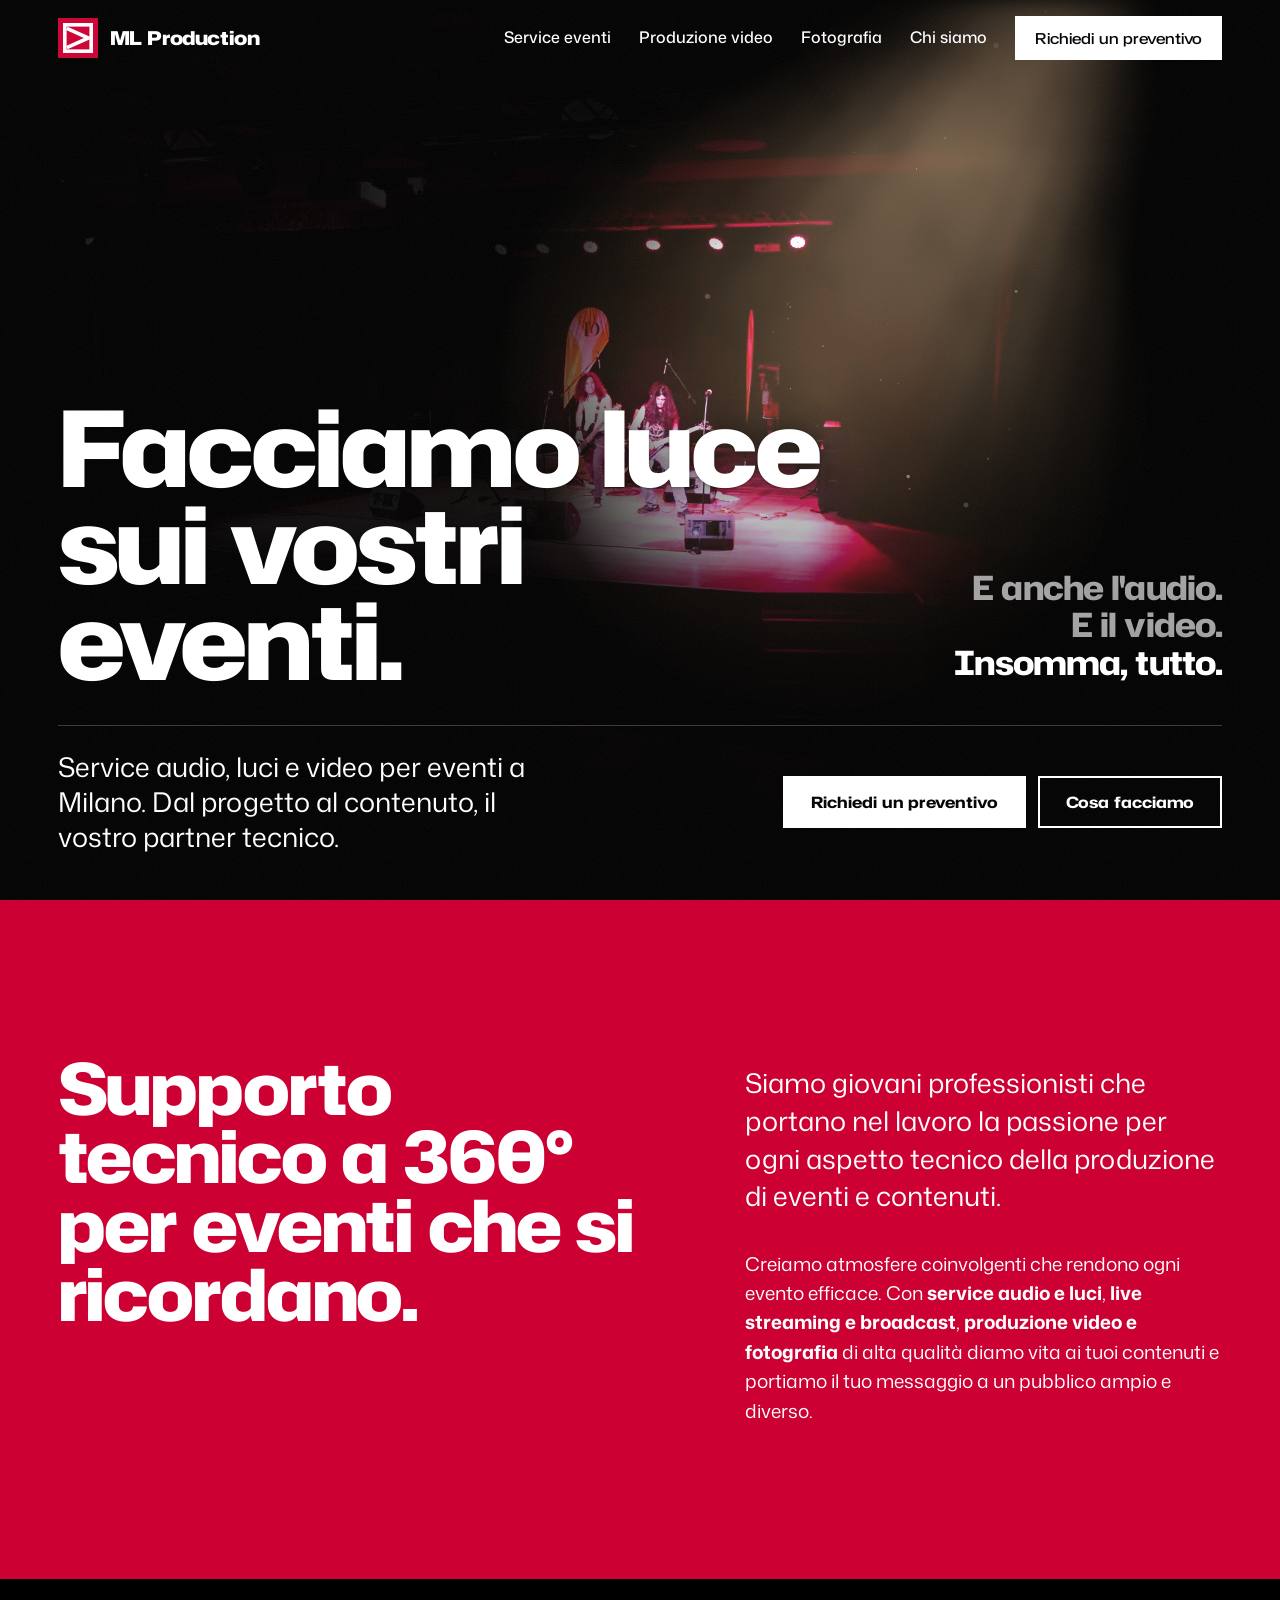
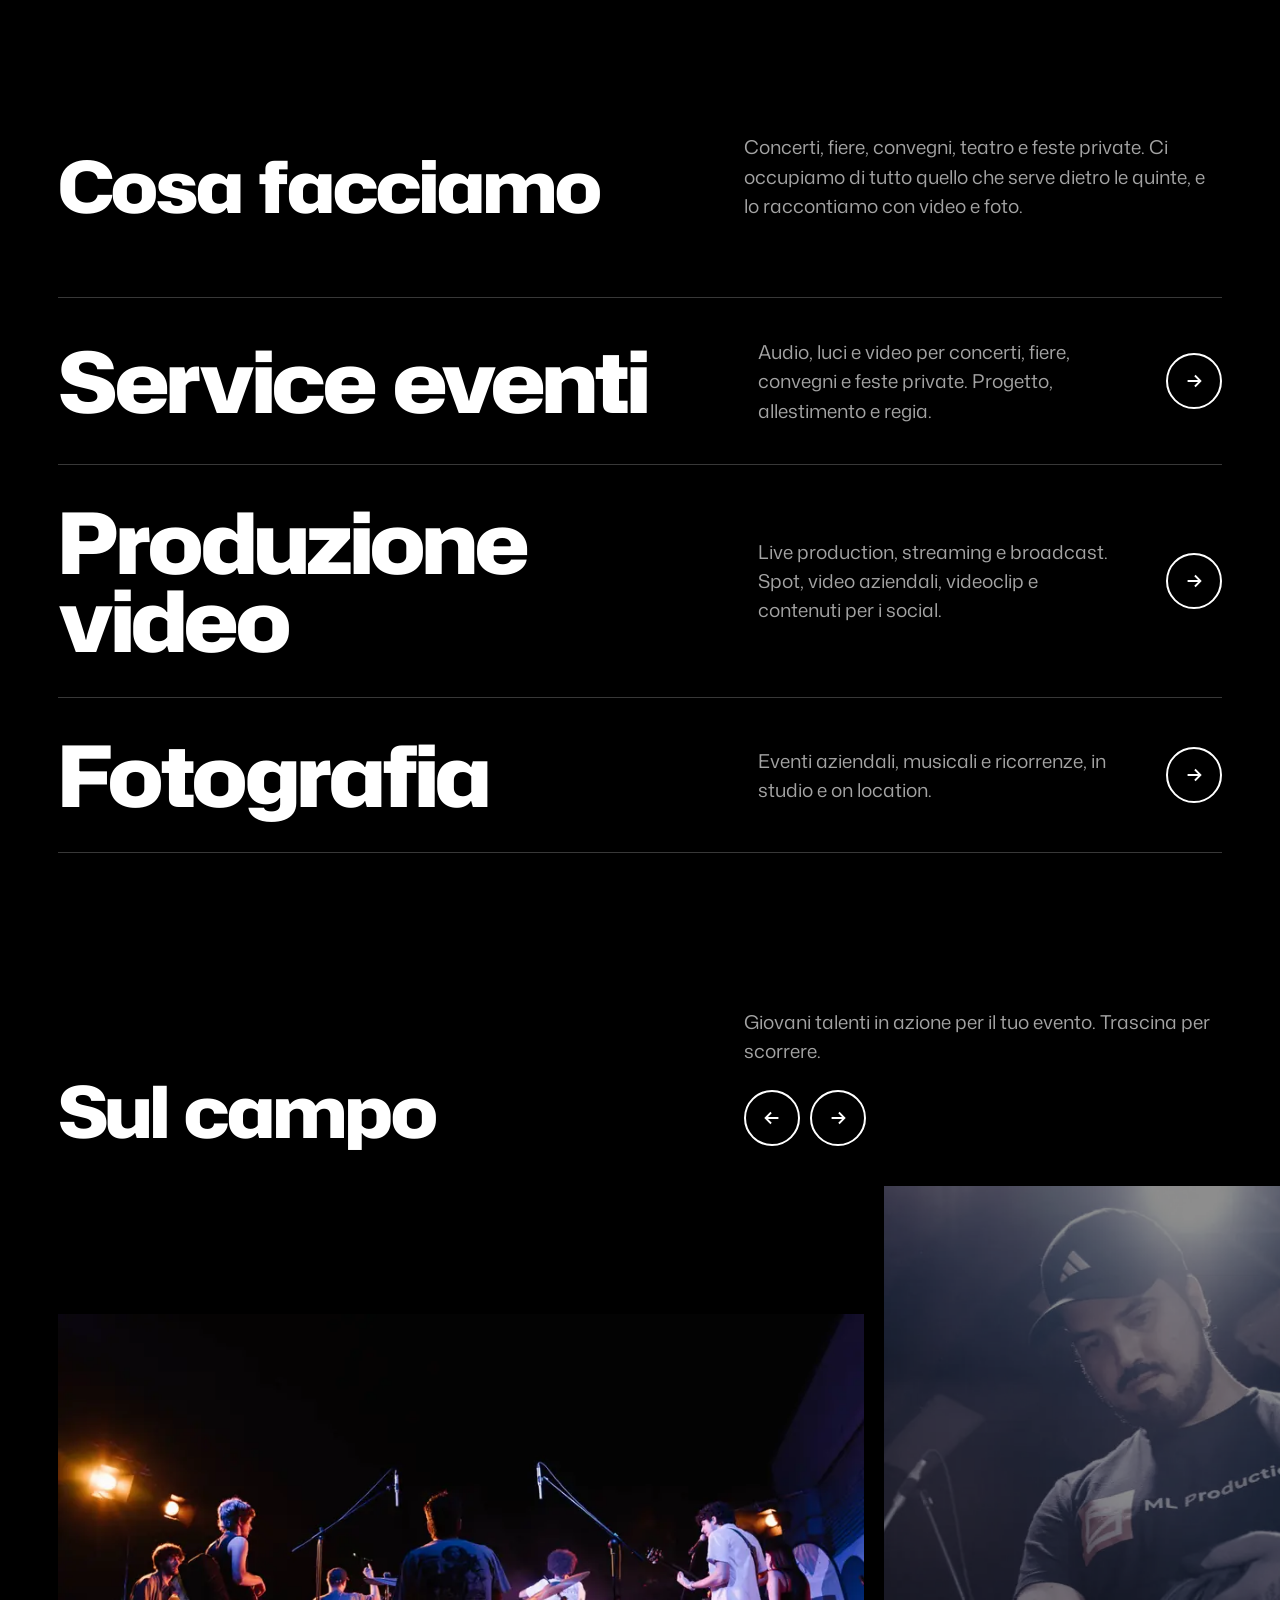
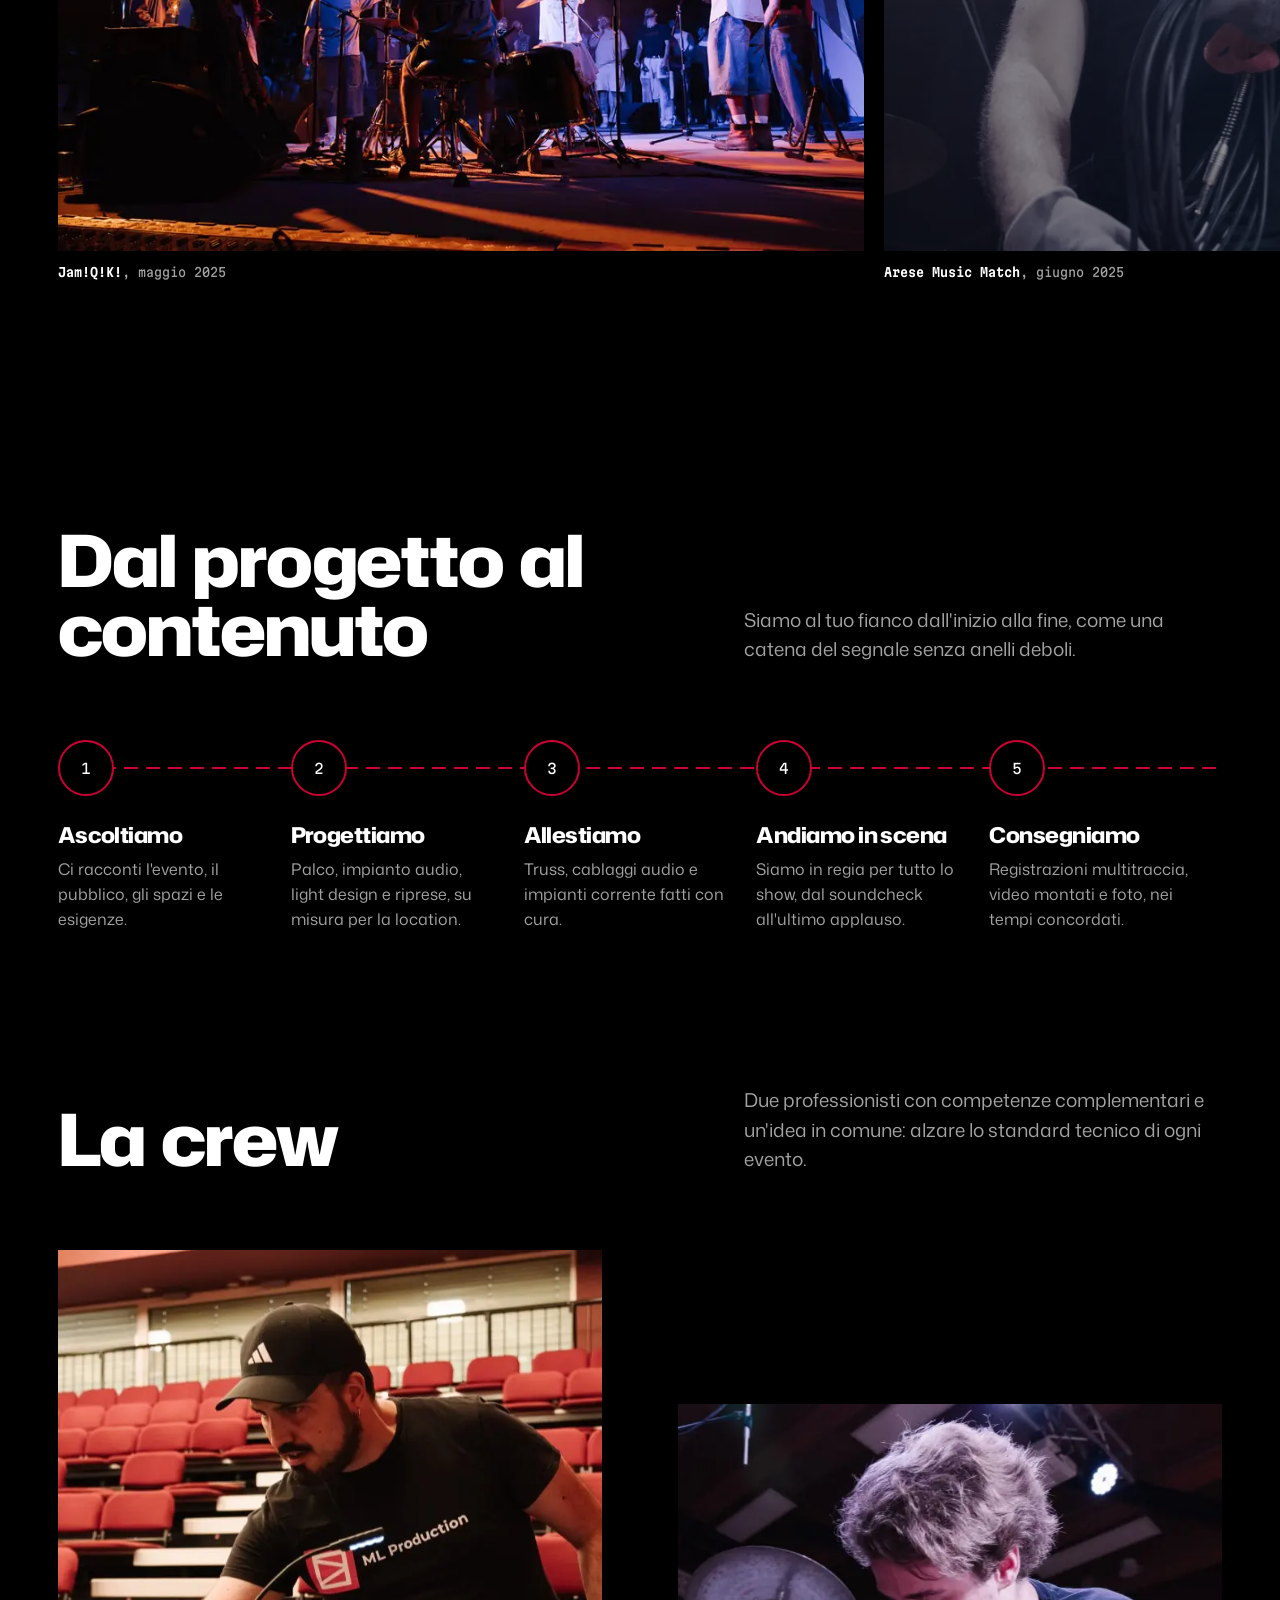
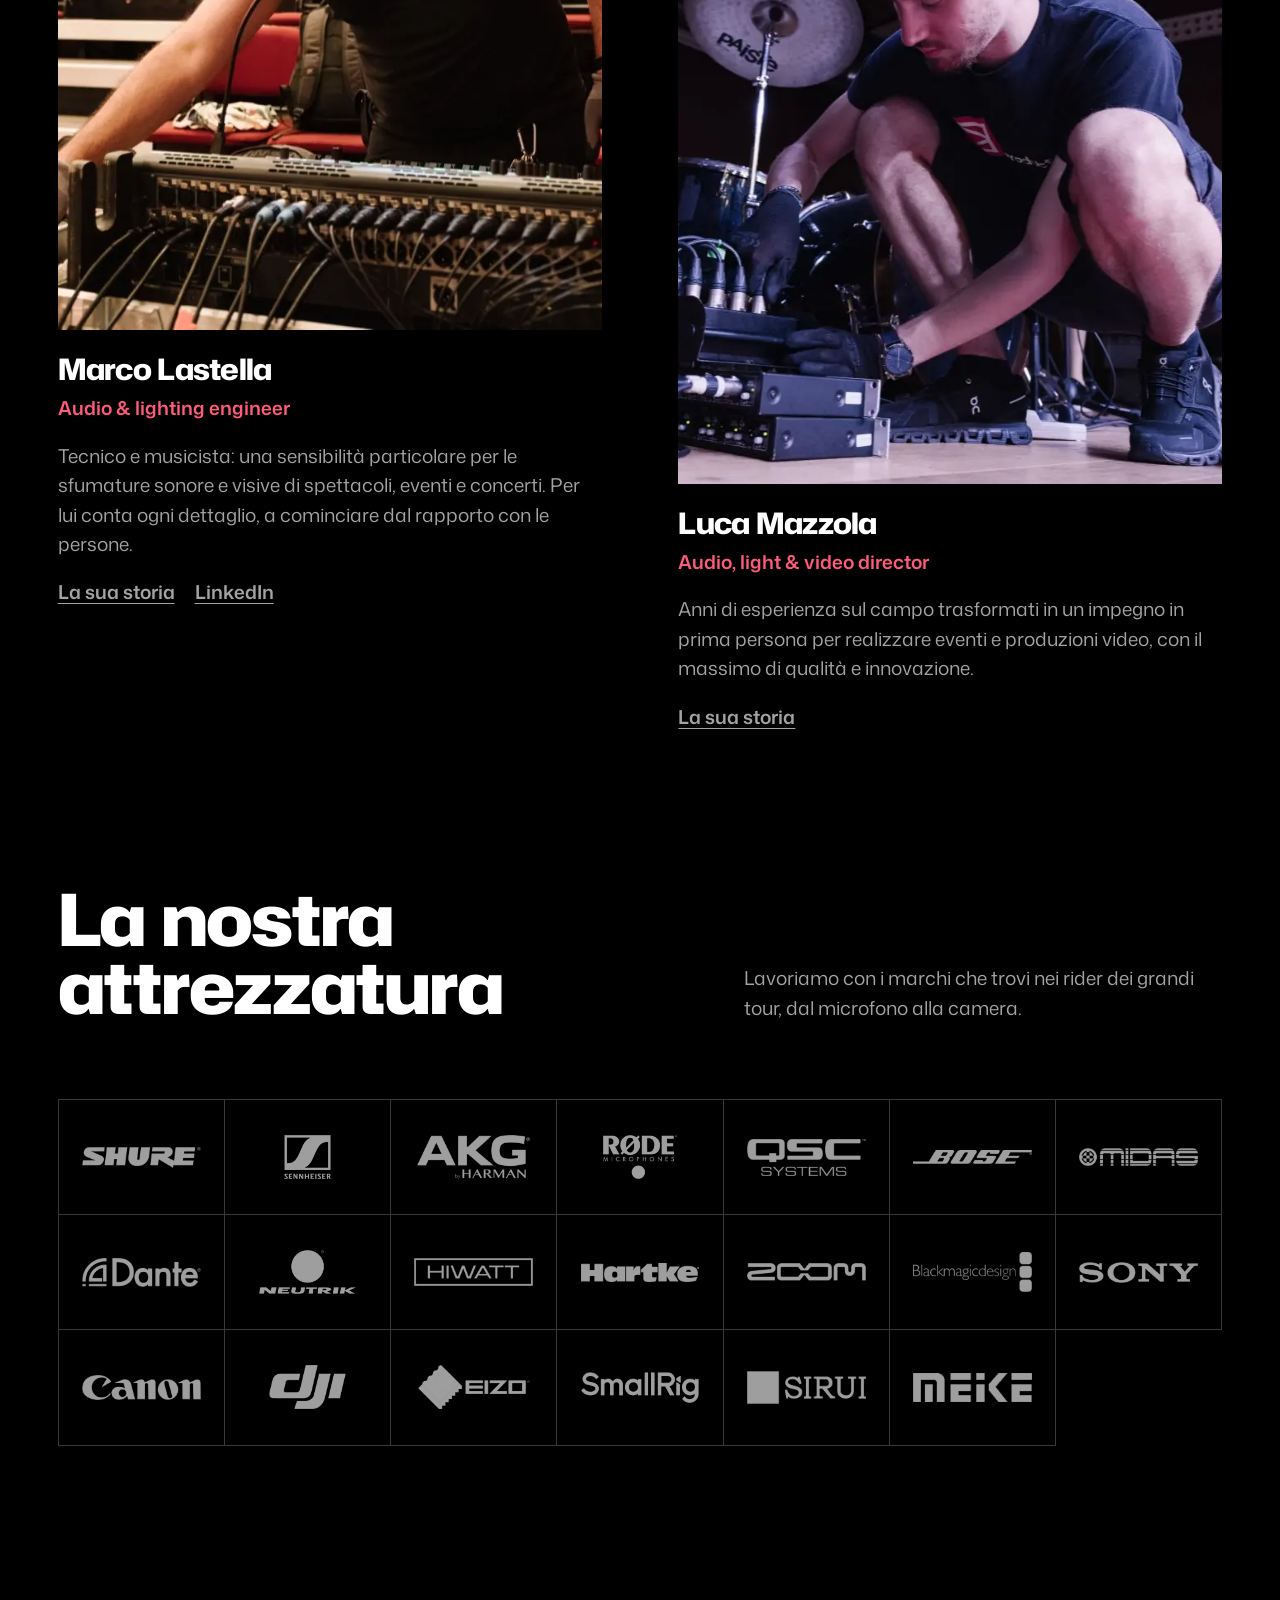
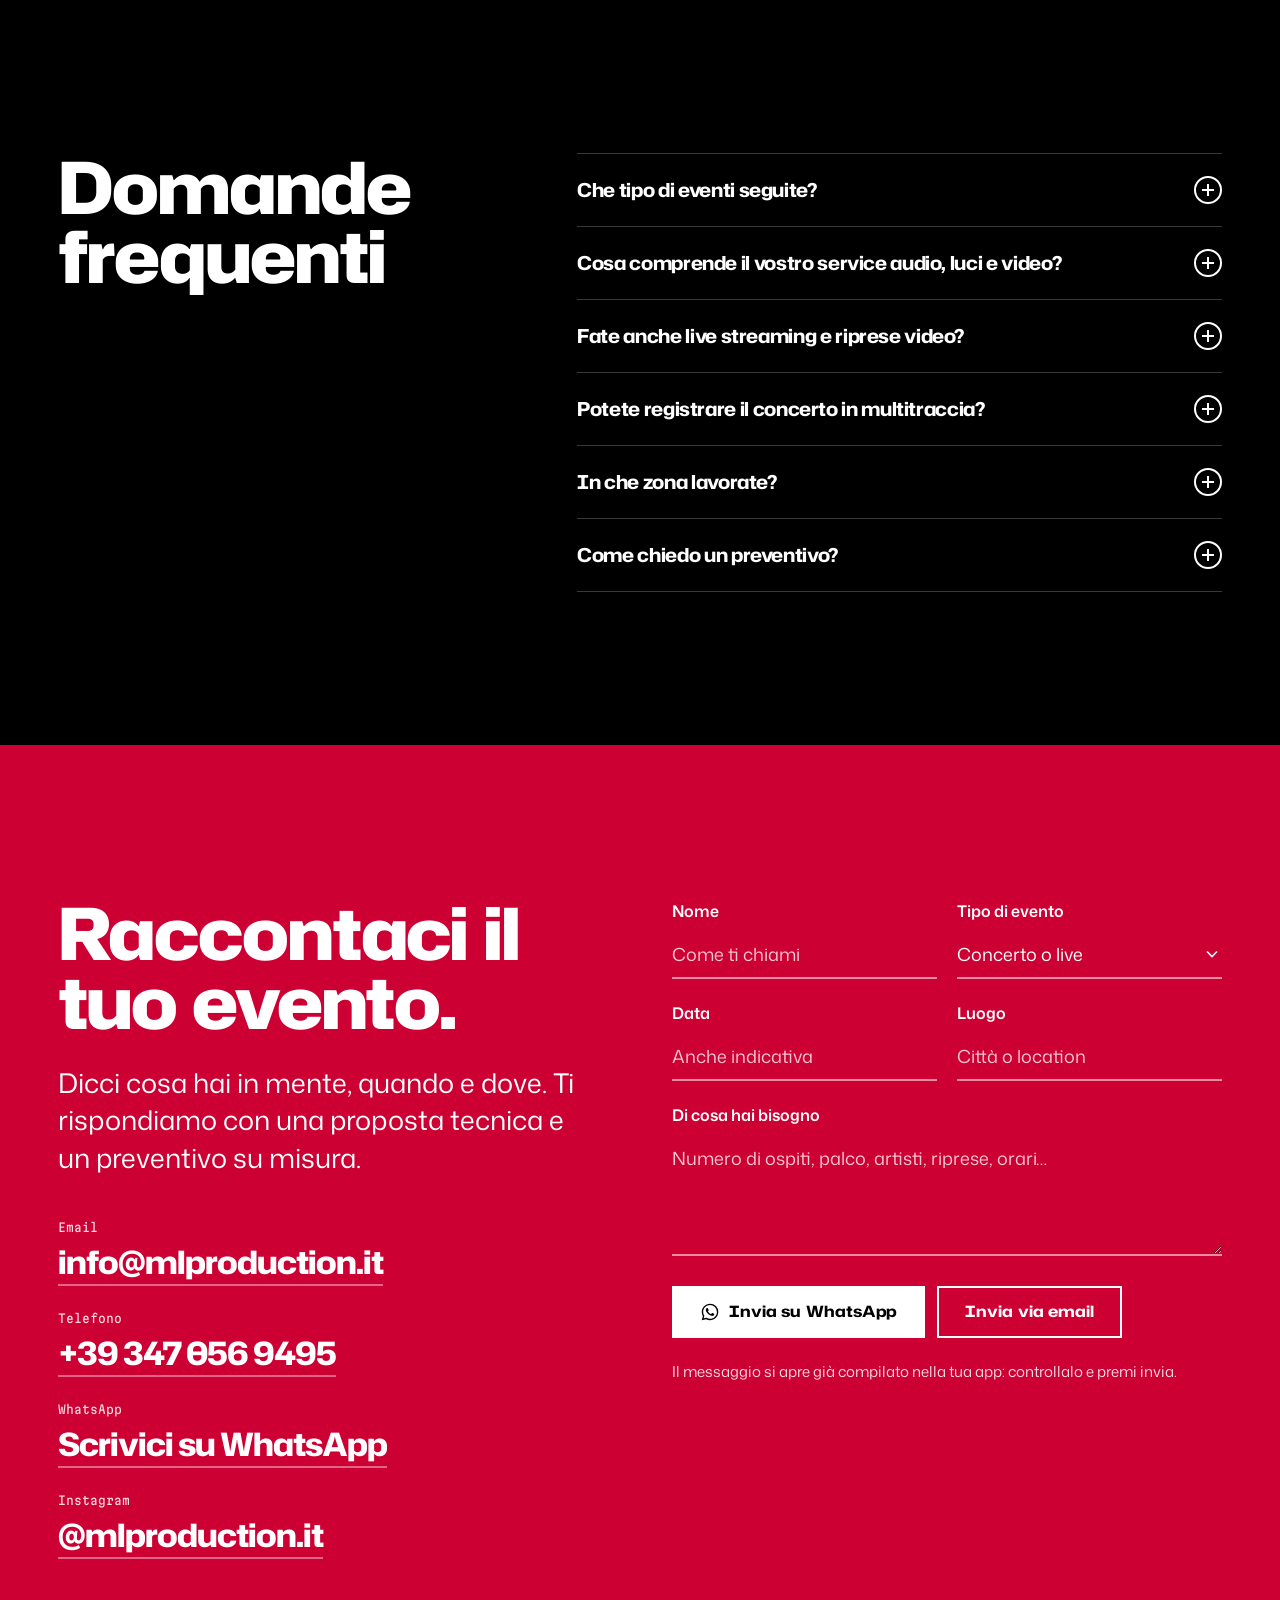
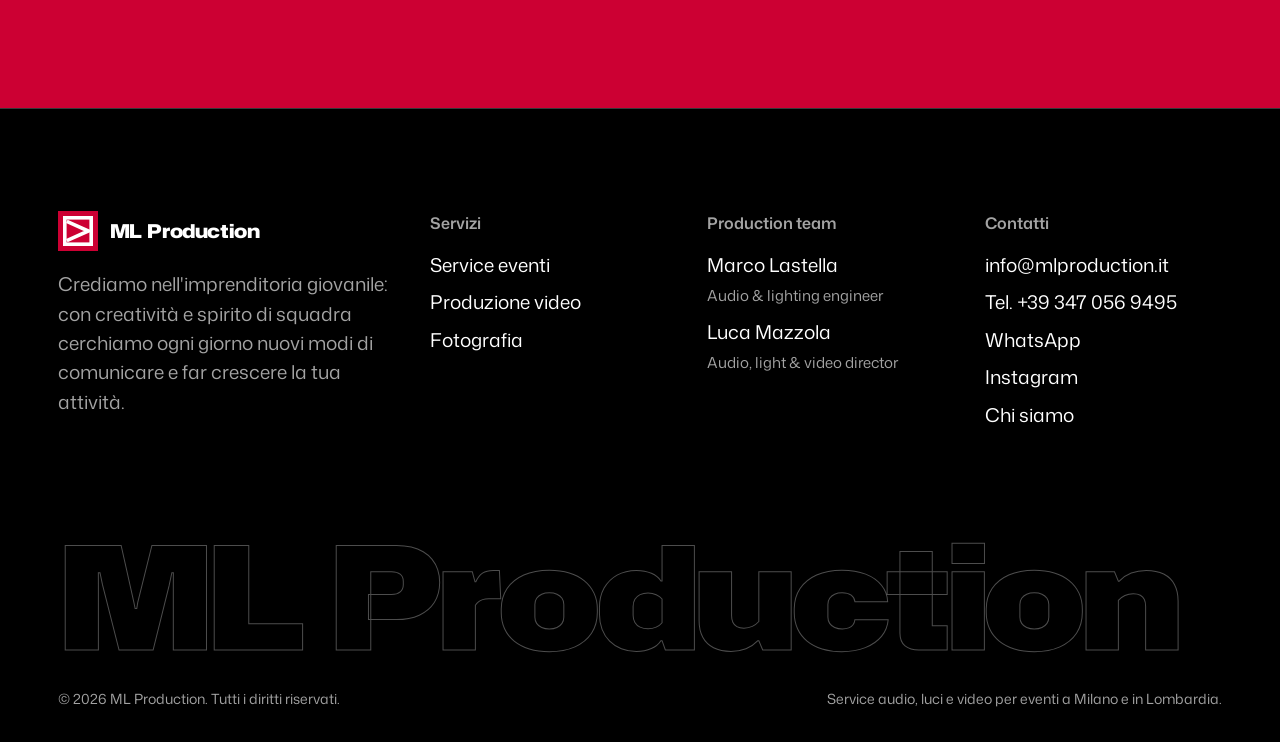
<file: index.html>
<!DOCTYPE html>
<html lang="it">
<head>
<meta charset="utf-8">
<meta name="viewport" content="width=device-width, initial-scale=1">
<title>Service audio, luci e video per eventi a Milano | ML Production</title>
<meta name="description" content="Service audio, luci e video per concerti, convegni, fiere e feste private a Milano. Live streaming, video e foto. Preventivo rapido su WhatsApp.">
<meta name="robots" content="index, follow, max-image-preview:large">
<link rel="canonical" href="https://mlproduction.it/">
<meta property="og:type" content="website">
<meta property="og:site_name" content="ML Production">
<meta property="og:url" content="https://mlproduction.it/">
<meta property="og:title" content="Service audio, luci e video per eventi a Milano | ML Production">
<meta property="og:description" content="Service audio, luci e video per concerti, convegni, fiere e feste private a Milano. Live streaming, video e foto. Preventivo rapido su WhatsApp.">
<meta property="og:image" content="https://mlproduction.it/assets/img/og.jpg">
<meta property="og:image:width" content="1200">
<meta property="og:image:height" content="630">
<meta property="og:locale" content="it_IT">
<meta name="twitter:card" content="summary_large_image">
<meta name="geo.region" content="IT-MI">
<meta name="geo.placename" content="Milano">
<meta name="theme-color" content="#000000">
<link rel="icon" href="assets/img/favicon.svg" type="image/svg+xml">
<link rel="apple-touch-icon" href="assets/img/apple-touch-icon.png">
<link rel="preload" as="image" href="assets/img/stage-red.webp" fetchpriority="high">
<link rel="preload" href="assets/fonts/hubot-sans-latin.woff2" as="font" type="font/woff2" crossorigin>
<link rel="preload" href="assets/fonts/mona-sans-latin.woff2" as="font" type="font/woff2" crossorigin>
<link rel="stylesheet" href="assets/css/site.css">
<script>document.documentElement.classList.add("js")</script>
<script type="application/ld+json">
{
 "@context": "https://schema.org",
 "@graph": [
  {
   "@type": "ProfessionalService",
   "@id": "https://mlproduction.it/#business",
   "name": "ML Production",
   "description": "Service audio, luci e video per eventi a Milano: concerti, fiere, convegni, teatro e feste private. Live streaming, produzione video e fotografia.",
   "url": "https://mlproduction.it/",
   "logo": "https://mlproduction.it/assets/img/logo-512.png",
   "image": "https://mlproduction.it/assets/img/og.jpg",
   "telephone": "+393470569495",
   "email": "info@mlproduction.it",
   "address": {
    "@type": "PostalAddress",
    "addressLocality": "Milano",
    "addressRegion": "MI",
    "addressCountry": "IT"
   },
   "areaServed": [
    {
     "@type": "City",
     "name": "Milano"
    },
    {
     "@type": "AdministrativeArea",
     "name": "Lombardia"
    }
   ],
   "sameAs": [
    "https://instagram.com/mlproduction.it"
   ],
   "founder": [
    {
     "@type": "Person",
     "name": "Marco Lastella",
     "jobTitle": "Audio & lighting engineer",
     "sameAs": "https://www.linkedin.com/in/marcolastella/"
    },
    {
     "@type": "Person",
     "name": "Luca Mazzola",
     "jobTitle": "Audio, light & video director"
    }
   ],
   "contactPoint": {
    "@type": "ContactPoint",
    "contactType": "customer service",
    "telephone": "+393470569495",
    "email": "info@mlproduction.it",
    "availableLanguage": [
     "it",
     "en"
    ]
   },
   "knowsAbout": [
    "service audio",
    "service luci",
    "light design",
    "impianti audio per concerti",
    "registrazione live multitraccia",
    "live streaming",
    "broadcast",
    "regia video",
    "produzione video",
    "videoclip",
    "fotografia per eventi"
   ],
   "hasOfferCatalog": {
    "@type": "OfferCatalog",
    "name": "Servizi ML Production",
    "itemListElement": [
     {
      "@type": "Offer",
      "itemOffered": {
       "@type": "Service",
       "name": "Service audio per eventi",
       "description": "Progettazione e allestimento di impianti audio professionali per concerti, fiere, convegni, teatro e feste private: palco, truss, cablaggi, impianti corrente, microfoni e registrazione live multitraccia.",
       "url": "https://mlproduction.it/service-eventi.html"
      }
     },
     {
      "@type": "Offer",
      "itemOffered": {
       "@type": "Service",
       "name": "Service luci per eventi",
       "description": "Light design e messa in opera di impianti luci per concerti, spettacoli ed eventi.",
       "url": "https://mlproduction.it/service-eventi.html"
      }
     },
     {
      "@type": "Offer",
      "itemOffered": {
       "@type": "Service",
       "name": "Live streaming e broadcast",
       "description": "Riprese dal vivo, streaming e broadcasting di concerti, teatro ed eventi corporate.",
       "url": "https://mlproduction.it/produzione-video.html"
      }
     },
     {
      "@type": "Offer",
      "itemOffered": {
       "@type": "Service",
       "name": "Produzione video",
       "description": "Spot pubblicitari, video aziendali, videoclip musicali e contenuti per i social, dal concept alla consegna.",
       "url": "https://mlproduction.it/produzione-video.html"
      }
     },
     {
      "@type": "Offer",
      "itemOffered": {
       "@type": "Service",
       "name": "Fotografia per eventi",
       "description": "Fotografia per eventi aziendali, musicali e ricorrenze private, in studio e on location.",
       "url": "https://mlproduction.it/fotografia.html"
      }
     }
    ]
   }
  },
  {
   "@type": "WebSite",
   "@id": "https://mlproduction.it/#website",
   "url": "https://mlproduction.it/",
   "name": "ML Production",
   "inLanguage": "it-IT",
   "publisher": {
    "@id": "https://mlproduction.it/#business"
   }
  },
  {
   "@type": "FAQPage",
   "mainEntity": [
    {
     "@type": "Question",
     "name": "Che tipo di eventi seguite?",
     "acceptedAnswer": {
      "@type": "Answer",
      "text": "Concerti, fiere, convegni, teatro, eventi aziendali e feste private. Ci occupiamo della parte tecnica: audio, luci, video, streaming e fotografia."
     }
    },
    {
     "@type": "Question",
     "name": "Cosa comprende il vostro service audio, luci e video?",
     "acceptedAnswer": {
      "@type": "Answer",
      "text": "Progettazione del palco, allestimento delle truss, impianto audio con microfoni e cablaggi, impianti corrente, light design e messa in opera delle luci, regia durante lo show. Su richiesta aggiungiamo riprese video, live streaming e foto."
     }
    },
    {
     "@type": "Question",
     "name": "Fate anche live streaming e riprese video?",
     "acceptedAnswer": {
      "@type": "Answer",
      "text": "Sì. Gestiamo broadcasting, streaming e riprese dal vivo di concerti, teatro ed eventi corporate, oltre a spot, video aziendali, videoclip e contenuti per i social."
     }
    },
    {
     "@type": "Question",
     "name": "Potete registrare il concerto in multitraccia?",
     "acceptedAnswer": {
      "@type": "Answer",
      "text": "Sì, offriamo la registrazione live multitraccia, così dopo l'evento puoi mixare o pubblicare il concerto."
     }
    },
    {
     "@type": "Question",
     "name": "In che zona lavorate?",
     "acceptedAnswer": {
      "@type": "Answer",
      "text": "Siamo a Milano e lavoriamo a Milano e in Lombardia. Per eventi in altre zone scrivici data e luogo e valutiamo insieme."
     }
    },
    {
     "@type": "Question",
     "name": "Come chiedo un preventivo?",
     "acceptedAnswer": {
      "@type": "Answer",
      "text": "Compila il modulo in fondo alla pagina, scrivici su WhatsApp al +39 347 056 9495 o manda una mail a info@mlproduction.it. Indicaci tipo di evento, data, luogo e numero di ospiti: ti rispondiamo con una proposta tecnica e un preventivo su misura."
     }
    }
   ]
  }
 ]
}
</script>
</head>
<body>
<a class="skip" href="#main">Vai al contenuto</a>
<header class="top">
  <div class="wrap top__in">
    <a class="brand" href="index.html" aria-label="ML Production, home"><svg viewBox="0 0 100 100" aria-hidden="true"><rect width="100" height="100" fill="#cc0033"/><rect x="17" y="17" width="66" height="66" fill="none" stroke="#fff" stroke-width="9"/><polyline points="22,26 76,50 22,74" fill="none" stroke="#fff" stroke-width="9" stroke-linejoin="miter"/></svg><span>ML Production</span></a>
    <nav class="nav" aria-label="Principale">
<a href="service-eventi.html">Service eventi</a>
<a href="produzione-video.html">Produzione video</a>
<a href="fotografia.html">Fotografia</a>
<a href="chi-siamo.html">Chi siamo</a>
      <a class="btn" href="#contatti">Richiedi un preventivo</a>
    </nav>
    <button class="burger" type="button" aria-expanded="false" aria-controls="drawer" aria-label="Apri il menu"><span></span><span></span><span></span></button>
  </div>
</header>
<div class="drawer" id="drawer" aria-hidden="true">
  <nav aria-label="Menu mobile">
<a href="index.html">Home</a>
<a href="service-eventi.html">Service eventi</a>
<a href="produzione-video.html">Produzione video</a>
<a href="fotografia.html">Fotografia</a>
<a href="chi-siamo.html">Chi siamo</a>
<a href="#contatti">Contatti</a>
  </nav>
  <div class="drawer__meta">
    <a href="mailto:info@mlproduction.it">info@mlproduction.it</a>
    <a href="tel:+393470569495">Chiama +39 347 056 9495</a>
    <a href="https://wa.me/393470569495">WhatsApp</a>
  </div>
</div>
<main id="main">
<section class="spot" data-spot data-x=".58" data-y=".5" aria-labelledby="hero-t">
  <div class="spot__img" style="background-image:url('assets/img/stage-red.webp')" role="img" aria-label="Palco illuminato di rosso durante l'Arese Music Match"></div>
  <div class="spot__lit" style="background-image:url('assets/img/stage-red.webp')" aria-hidden="true"></div>
  <div class="spot__haze" aria-hidden="true"></div>
  <div class="spot__shade" aria-hidden="true"></div>
  <div class="wrap spot__copy">
    <div class="spot__grid">
      <h1 class="display" id="hero-t">Facciamo luce sui vostri eventi.<span class="vh"> ML Production, service audio, luci e video per eventi a Milano.</span></h1>
      <p class="punch"><span>E anche l'audio.</span><span>E il video.</span><span>Insomma, tutto.</span></p>
    </div>
    <div class="spot__foot">
      <p>Service audio, luci e video per eventi a Milano. Dal progetto al contenuto, il vostro partner tecnico.</p>
      <div class="btns">
        <a class="btn" href="#contatti">Richiedi un preventivo</a>
        <a class="btn btn--ghost" href="#servizi">Cosa facciamo</a>
      </div>
    </div>
  </div>
</section>

<section class="flood sec" aria-labelledby="man-t">
  <div class="wrap manifesto">
    <h2 class="h2" id="man-t">Supporto tecnico a 360<span class="deg">°</span> per eventi che si ricordano.</h2>
    <div class="manifesto__body">
      <p class="lead">Siamo giovani professionisti che portano nel lavoro la passione per ogni aspetto tecnico della produzione di eventi e contenuti.</p>
      <p>Creiamo atmosfere coinvolgenti che rendono ogni evento efficace. Con <strong>service audio e luci</strong>, <strong>live streaming e broadcast</strong>, <strong>produzione video e fotografia</strong> di alta qualità diamo vita ai tuoi contenuti e portiamo il tuo messaggio a un pubblico ampio e diverso.</p>
    </div>
  </div>
</section>

<section class="sec" id="servizi" aria-labelledby="serv-t">
  <div class="wrap">
    <div class="sec__head">
      <h2 class="h2" id="serv-t">Cosa facciamo</h2>
      <p>Concerti, fiere, convegni, teatro e feste private. Ci occupiamo di tutto quello che serve dietro le quinte, e lo raccontiamo con video e foto.</p>
    </div>
    <div class="faders">
      <a class="fader" href="service-eventi.html" data-peek="a">
        <span class="fader__name">Service eventi</span>
        <p class="fader__desc">Audio, luci e video per concerti, fiere, convegni e feste private. Progetto, allestimento e regia.</p>
        <span class="fader__go"><svg viewBox="0 0 24 24" fill="none" stroke="currentColor" stroke-width="2" aria-hidden="true"><path d="M5 12h14M13 6l6 6-6 6"/></svg></span>
        <img class="fader__thumb" src="assets/img/console-crew-s.webp" alt="" loading="lazy">
      </a>
      <a class="fader" href="produzione-video.html" data-peek="b">
        <span class="fader__name">Produzione video</span>
        <p class="fader__desc">Live production, streaming e broadcast. Spot, video aziendali, videoclip e contenuti per i social.</p>
        <span class="fader__go"><svg viewBox="0 0 24 24" fill="none" stroke="currentColor" stroke-width="2" aria-hidden="true"><path d="M5 12h14M13 6l6 6-6 6"/></svg></span>
        <img class="fader__thumb" src="assets/img/camera-monitor-s.webp" alt="" loading="lazy">
      </a>
      <a class="fader" href="fotografia.html" data-peek="c">
        <span class="fader__name">Fotografia</span>
        <p class="fader__desc">Eventi aziendali, musicali e ricorrenze, in studio e on location.</p>
        <span class="fader__go"><svg viewBox="0 0 24 24" fill="none" stroke="currentColor" stroke-width="2" aria-hidden="true"><path d="M5 12h14M13 6l6 6-6 6"/></svg></span>
        <img class="fader__thumb" src="assets/img/cheers-s.webp" alt="" loading="lazy">
      </a>
    </div>
  </div>
  <div class="peek" aria-hidden="true"><div class="peek__lens">
    <img data-peek="a" src="assets/img/marco-console-s.webp" alt="">
    <img data-peek="b" src="assets/img/camera-monitor-sq-s.webp" alt="">
    <img data-peek="c" src="assets/img/gala-woman-s.webp" alt="">
  </div></div>
</section>

<section class="sec--tight" aria-labelledby="reel-t" style="padding-top:0">
  <div class="reel">
    <div class="wrap sec__head" style="margin-bottom:40px">
      <h2 class="h2" id="reel-t">Sul campo</h2>
      <div style="display:flex;justify-content:space-between;align-items:end;gap:24px;flex-wrap:wrap">
        <p>Giovani talenti in azione per il tuo evento. Trascina per scorrere.</p>
        <div class="reel__ctrl">
          <button class="icon-btn" type="button" data-dir="-1" aria-label="Foto precedenti"><svg viewBox="0 0 24 24" fill="none" stroke="currentColor" stroke-width="2" aria-hidden="true"><path d="M19 12H5M11 6l-6 6 6 6"/></svg></button>
          <button class="icon-btn" type="button" data-dir="1" aria-label="Foto successive"><svg viewBox="0 0 24 24" fill="none" stroke="currentColor" stroke-width="2" aria-hidden="true"><path d="M5 12h14M13 6l6 6-6 6"/></svg></button>
        </div>
      </div>
    </div>
    <div class="reel__track" tabindex="0" aria-label="Foto dai nostri eventi">
<figure><img src="assets/img/stage-blue-s.webp" alt="Jam!Q!K!, maggio 2025" loading="lazy" decoding="async" width="900" height="900"><figcaption><b>Jam!Q!K!</b>, maggio 2025</figcaption></figure>
<figure class="is-tall"><img src="assets/img/marco-cable-s.webp" alt="Arese Music Match, giugno 2025" loading="lazy" decoding="async" width="900" height="900"><figcaption><b>Arese Music Match</b>, giugno 2025</figcaption></figure>
<figure><img src="assets/img/jam-smoke-s.webp" alt="Jam!Q!K!, maggio 2025" loading="lazy" decoding="async" width="900" height="900"><figcaption><b>Jam!Q!K!</b>, maggio 2025</figcaption></figure>
<figure class="is-tall"><img src="assets/img/swiss-stage-s.webp" alt="Swiss Secrets, evento corporate" loading="lazy" decoding="async" width="900" height="900"><figcaption><b>Swiss Secrets</b>, evento corporate</figcaption></figure>
<figure><img src="assets/img/drums-stage-s.webp" alt="Arese Music Match, soundcheck" loading="lazy" decoding="async" width="900" height="900"><figcaption><b>Arese Music Match</b>, soundcheck</figcaption></figure>
<figure class="is-tall"><img src="assets/img/singer-spot-s.webp" alt="Arese Music Match, giugno 2025" loading="lazy" decoding="async" width="900" height="900"><figcaption><b>Arese Music Match</b>, giugno 2025</figcaption></figure>
<figure><img src="assets/img/lights-blue-s.webp" alt="Light design, live" loading="lazy" decoding="async" width="900" height="900"><figcaption><b>Light design</b>, live</figcaption></figure>
<figure class="is-tall"><img src="assets/img/jam-guitar-s.webp" alt="Jam!Q!K!, maggio 2025" loading="lazy" decoding="async" width="900" height="900"><figcaption><b>Jam!Q!K!</b>, maggio 2025</figcaption></figure>
<figure><img src="assets/img/studio-purple-s.webp" alt="Studio, riprese video" loading="lazy" decoding="async" width="900" height="900"><figcaption><b>Studio</b>, riprese video</figcaption></figure>
<figure class="is-tall"><img src="assets/img/luca-drums-s.webp" alt="Arese Music Match, cambio palco" loading="lazy" decoding="async" width="900" height="900"><figcaption><b>Arese Music Match</b>, cambio palco</figcaption></figure>
<figure><img src="assets/img/car-rig-s.webp" alt="Car rig, riprese in movimento" loading="lazy" decoding="async" width="900" height="900"><figcaption><b>Car rig</b>, riprese in movimento</figcaption></figure>
    </div>
  </div>
</section>

<section class="sec" aria-labelledby="chain-t">
  <div class="wrap">
    <div class="sec__head">
      <h2 class="h2" id="chain-t">Dal progetto al contenuto</h2>
      <p>Siamo al tuo fianco dall'inizio alla fine, come una catena del segnale senza anelli deboli.</p>
    </div>
    <ol class="chain">
      <li><span class="chain__n">1</span><div><h3>Ascoltiamo</h3><p>Ci racconti l'evento, il pubblico, gli spazi e le esigenze.</p></div></li>
      <li><span class="chain__n">2</span><div><h3>Progettiamo</h3><p>Palco, impianto audio, light design e riprese, su misura per la location.</p></div></li>
      <li><span class="chain__n">3</span><div><h3>Allestiamo</h3><p>Truss, cablaggi audio e impianti corrente fatti con cura.</p></div></li>
      <li><span class="chain__n">4</span><div><h3>Andiamo in scena</h3><p>Siamo in regia per tutto lo show, dal soundcheck all'ultimo applauso.</p></div></li>
      <li><span class="chain__n">5</span><div><h3>Consegniamo</h3><p>Registrazioni multitraccia, video montati e foto, nei tempi concordati.</p></div></li>
    </ol>
  </div>
</section>

<section class="sec" style="padding-top:0" aria-labelledby="crew-t">
  <div class="wrap">
    <div class="sec__head">
      <h2 class="h2" id="crew-t">La crew</h2>
      <p>Due professionisti con competenze complementari e un'idea in comune: alzare lo standard tecnico di ogni evento.</p>
    </div>
    <div class="crew">
      <article>
        <img src="assets/img/marco-console-s.webp" srcset="assets/img/marco-console-s.webp 900w, assets/img/marco-console.webp 1800w" sizes="(max-width:760px) 100vw, 50vw" width="837" height="837" alt="Marco Lastella al mixer durante l'Arese Music Match" loading="lazy" decoding="async">
        <h3 class="h3">Marco Lastella</h3>
        <p class="role">Audio &amp; lighting engineer</p>
        <p>Tecnico e musicista: una sensibilità particolare per le sfumature sonore e visive di spettacoli, eventi e concerti. Per lui conta ogni dettaglio, a cominciare dal rapporto con le persone.</p>
        <p class="links"><a href="chi-siamo.html">La sua storia</a><a href="https://www.linkedin.com/in/marcolastella/">LinkedIn</a></p>
      </article>
      <article>
        <img src="assets/img/luca-drums-s.webp" srcset="assets/img/luca-drums-s.webp 900w, assets/img/luca-drums.webp 1800w" sizes="(max-width:760px) 100vw, 50vw" width="822" height="822" alt="Luca Mazzola prepara la batteria sul palco" loading="lazy" decoding="async">
        <h3 class="h3">Luca Mazzola</h3>
        <p class="role">Audio, light &amp; video director</p>
        <p>Anni di esperienza sul campo trasformati in un impegno in prima persona per realizzare eventi e produzioni video, con il massimo di qualità e innovazione.</p>
        <p class="links"><a href="chi-siamo.html">La sua storia</a></p>
      </article>
    </div>
  </div>
</section>

<section class="sec" style="padding-top:0" aria-labelledby="gear-t">
  <div class="wrap">
    <div class="sec__head">
      <h2 class="h2" id="gear-t">La nostra attrezzatura</h2>
      <p>Lavoriamo con i marchi che trovi nei rider dei grandi tour, dal microfono alla camera.</p>
    </div>
    <ul class="gear">
<li><img src="assets/img/logos/shure.png" alt="Shure" loading="lazy"></li>
<li><img src="assets/img/logos/sennheiser.png" alt="Sennheiser" loading="lazy"></li>
<li><img src="assets/img/logos/akg.png" alt="AKG" loading="lazy"></li>
<li><img src="assets/img/logos/rode.png" alt="RØDE" loading="lazy"></li>
<li><img src="assets/img/logos/qsc.png" alt="QSC" loading="lazy"></li>
<li><img src="assets/img/logos/bose.png" alt="Bose" loading="lazy"></li>
<li><img src="assets/img/logos/midas.png" alt="Midas" loading="lazy"></li>
<li><img src="assets/img/logos/dante.png" alt="Dante" loading="lazy"></li>
<li><img src="assets/img/logos/neutrik.png" alt="Neutrik" loading="lazy"></li>
<li><img src="assets/img/logos/hiwatt.png" alt="Hiwatt" loading="lazy"></li>
<li><img src="assets/img/logos/hartke.png" alt="Hartke" loading="lazy"></li>
<li><img src="assets/img/logos/zoom.png" alt="Zoom" loading="lazy"></li>
<li><img src="assets/img/logos/blackmagic.png" alt="Blackmagic" loading="lazy"></li>
<li><img src="assets/img/logos/sony.png" alt="Sony" loading="lazy"></li>
<li><img src="assets/img/logos/canon.png" alt="Canon" loading="lazy"></li>
<li><img src="assets/img/logos/dji.png" alt="DJI" loading="lazy"></li>
<li><img src="assets/img/logos/eizo.png" alt="EIZO" loading="lazy"></li>
<li><img src="assets/img/logos/small-rig.png" alt="SmallRig" loading="lazy"></li>
<li><img src="assets/img/logos/sirui.png" alt="Sirui" loading="lazy"></li>
<li><img src="assets/img/logos/meike.png" alt="Meike" loading="lazy"></li>
</ul>
  </div>
</section>

<section class="sec" aria-labelledby="faq-t">
  <div class="wrap faq">
    <h2 class="h2" id="faq-t">Domande frequenti</h2>
    <div class="faq__list">
<details class="faq__item"><summary><span>Che tipo di eventi seguite?</span><i aria-hidden="true"></i></summary><p>Concerti, fiere, convegni, teatro, eventi aziendali e feste private. Ci occupiamo della parte tecnica: audio, luci, video, streaming e fotografia.</p></details>
<details class="faq__item"><summary><span>Cosa comprende il vostro service audio, luci e video?</span><i aria-hidden="true"></i></summary><p>Progettazione del palco, allestimento delle truss, impianto audio con microfoni e cablaggi, impianti corrente, light design e messa in opera delle luci, regia durante lo show. Su richiesta aggiungiamo riprese video, live streaming e foto.</p></details>
<details class="faq__item"><summary><span>Fate anche live streaming e riprese video?</span><i aria-hidden="true"></i></summary><p>Sì. Gestiamo broadcasting, streaming e riprese dal vivo di concerti, teatro ed eventi corporate, oltre a spot, video aziendali, videoclip e contenuti per i social.</p></details>
<details class="faq__item"><summary><span>Potete registrare il concerto in multitraccia?</span><i aria-hidden="true"></i></summary><p>Sì, offriamo la registrazione live multitraccia, così dopo l'evento puoi mixare o pubblicare il concerto.</p></details>
<details class="faq__item"><summary><span>In che zona lavorate?</span><i aria-hidden="true"></i></summary><p>Siamo a Milano e lavoriamo a Milano e in Lombardia. Per eventi in altre zone scrivici data e luogo e valutiamo insieme.</p></details>
<details class="faq__item"><summary><span>Come chiedo un preventivo?</span><i aria-hidden="true"></i></summary><p>Compila il modulo in fondo alla pagina, scrivici su WhatsApp al +39 347 056 9495 o manda una mail a info@mlproduction.it. Indicaci tipo di evento, data, luogo e numero di ospiti: ti rispondiamo con una proposta tecnica e un preventivo su misura.</p></details>
    </div>
  </div>
</section>

<section class="flood sec" id="contatti" aria-labelledby="contatti-t">
  <div class="wrap contact">
    <div>
      <h2 class="h2" id="contatti-t">Raccontaci il tuo evento.</h2>
      <p class="lead" style="margin-top:28px">Dicci cosa hai in mente, quando e dove. Ti rispondiamo con una proposta tecnica e un preventivo su misura.</p>
      <div class="contact__direct">
        <a href="mailto:info@mlproduction.it"><small>Email</small><strong>info@mlproduction.it</strong></a>
        <a href="tel:+393470569495"><small>Telefono</small><strong>+39 347 056 9495</strong></a>
        <a href="https://wa.me/393470569495"><small>WhatsApp</small><strong>Scrivici su WhatsApp</strong></a>
        <a href="https://instagram.com/mlproduction.it"><small>Instagram</small><strong>@mlproduction.it</strong></a>
      </div>
    </div>
    <form class="form" data-brief novalidate>
      <div class="field"><label for="f-nome">Nome</label><input id="f-nome" name="nome" autocomplete="name" placeholder="Come ti chiami"></div>
      <div class="field"><label for="f-tipo">Tipo di evento</label>
        <select id="f-tipo" name="tipo">
          <option>Concerto o live</option><option>Convegno o fiera</option><option>Festa privata o ricorrenza</option>
          <option>Teatro o spettacolo</option><option>Produzione video</option><option>Live streaming</option><option>Servizio fotografico</option><option>Altro</option>
        </select></div>
      <div class="field"><label for="f-data">Data</label><input id="f-data" name="data" placeholder="Anche indicativa"></div>
      <div class="field"><label for="f-luogo">Luogo</label><input id="f-luogo" name="luogo" placeholder="Città o location"></div>
      <div class="field field--full"><label for="f-msg">Di cosa hai bisogno</label><textarea id="f-msg" name="messaggio" placeholder="Numero di ospiti, palco, artisti, riprese, orari…"></textarea></div>
      <p class="form__err" role="alert" hidden></p>
      <div class="btns">
        <button class="btn btn--onred" type="button" data-send="wa"><svg viewBox="0 0 24 24" fill="currentColor" aria-hidden="true"><path d="M12.04 2C6.58 2 2.13 6.45 2.13 11.91c0 1.75.46 3.45 1.32 4.95L2.05 22l5.25-1.38a9.9 9.9 0 0 0 4.74 1.21h.01c5.46 0 9.9-4.45 9.9-9.91a9.86 9.86 0 0 0-2.9-7.01A9.82 9.82 0 0 0 12.04 2Zm0 18.15h-.01a8.2 8.2 0 0 1-4.19-1.15l-.3-.18-3.12.82.83-3.04-.2-.31a8.24 8.24 0 0 1-1.26-4.38c0-4.54 3.7-8.24 8.25-8.24 2.2 0 4.27.86 5.83 2.42a8.18 8.18 0 0 1 2.41 5.83c0 4.55-3.7 8.24-8.24 8.24Zm4.52-6.17c-.25-.12-1.47-.72-1.69-.81-.23-.08-.39-.12-.56.13-.16.24-.64.8-.78.97-.15.16-.29.18-.54.06-.25-.13-1.05-.39-1.99-1.23-.74-.66-1.23-1.47-1.38-1.72-.14-.25-.01-.38.11-.5.11-.11.25-.29.37-.43.13-.15.17-.25.25-.42.08-.16.04-.31-.02-.43-.06-.13-.56-1.35-.77-1.84-.2-.48-.41-.42-.56-.43h-.48a.92.92 0 0 0-.66.31c-.23.25-.87.85-.87 2.07 0 1.22.89 2.4 1.01 2.56.13.17 1.75 2.67 4.23 3.74.59.26 1.05.41 1.41.52.59.19 1.13.16 1.56.1.48-.07 1.47-.6 1.67-1.18.21-.58.21-1.07.15-1.18-.06-.1-.22-.16-.47-.29Z"/></svg>Invia su WhatsApp</button>
        <button class="btn btn--ghost" type="button" data-send="mail">Invia via email</button>
      </div>
      <p class="form__note">Il messaggio si apre già compilato nella tua app: controllalo e premi invia.</p>
    </form>
  </div>
</section>

</main>
<footer class="foot">
  <div class="wrap">
    <div class="foot__grid">
      <div>
        <a class="brand" href="index.html" aria-label="ML Production, home"><svg viewBox="0 0 100 100" aria-hidden="true"><rect width="100" height="100" fill="#cc0033"/><rect x="17" y="17" width="66" height="66" fill="none" stroke="#fff" stroke-width="9"/><polyline points="22,26 76,50 22,74" fill="none" stroke="#fff" stroke-width="9" stroke-linejoin="miter"/></svg><span>ML Production</span></a>
        <p class="foot__phil">Crediamo nell'imprenditoria giovanile: con creatività e spirito di squadra cerchiamo ogni giorno nuovi modi di comunicare e far crescere la tua attività.</p>
      </div>
      <div><h2>Servizi</h2><ul>
<li><a href="service-eventi.html">Service eventi</a></li>
<li><a href="produzione-video.html">Produzione video</a></li>
<li><a href="fotografia.html">Fotografia</a></li>
      </ul></div>
      <div><h2>Production team</h2><ul>
        <li>Marco Lastella<br><span class="muted small">Audio &amp; lighting engineer</span></li>
        <li>Luca Mazzola<br><span class="muted small">Audio, light &amp; video director</span></li>
      </ul></div>
      <div><h2>Contatti</h2><ul>
        <li><a href="mailto:info@mlproduction.it">info@mlproduction.it</a></li>
        <li><a href="tel:+393470569495">Tel. +39 347 056 9495</a></li>
        <li><a href="https://wa.me/393470569495">WhatsApp</a></li>
        <li><a href="https://instagram.com/mlproduction.it">Instagram</a></li>
        <li><a href="chi-siamo.html">Chi siamo</a></li>
      </ul></div>
    </div>
    <p class="foot__word" aria-hidden="true"><span class="w-out">ML Production</span><span class="w-fill">ML Production</span></p>
    <div class="foot__base">
      <span>© <span data-year>2026</span> ML Production. Tutti i diritti riservati.</span>
      <span>Service audio, luci e video per eventi a Milano e in Lombardia.</span>
    </div>
  </div>
</footer>
<a class="wa" href="https://wa.me/393470569495" aria-label="Scrivici su WhatsApp"><svg viewBox="0 0 24 24" fill="currentColor" aria-hidden="true"><path d="M12.04 2C6.58 2 2.13 6.45 2.13 11.91c0 1.75.46 3.45 1.32 4.95L2.05 22l5.25-1.38a9.9 9.9 0 0 0 4.74 1.21h.01c5.46 0 9.9-4.45 9.9-9.91a9.86 9.86 0 0 0-2.9-7.01A9.82 9.82 0 0 0 12.04 2Zm0 18.15h-.01a8.2 8.2 0 0 1-4.19-1.15l-.3-.18-3.12.82.83-3.04-.2-.31a8.24 8.24 0 0 1-1.26-4.38c0-4.54 3.7-8.24 8.25-8.24 2.2 0 4.27.86 5.83 2.42a8.18 8.18 0 0 1 2.41 5.83c0 4.55-3.7 8.24-8.24 8.24Zm4.52-6.17c-.25-.12-1.47-.72-1.69-.81-.23-.08-.39-.12-.56.13-.16.24-.64.8-.78.97-.15.16-.29.18-.54.06-.25-.13-1.05-.39-1.99-1.23-.74-.66-1.23-1.47-1.38-1.72-.14-.25-.01-.38.11-.5.11-.11.25-.29.37-.43.13-.15.17-.25.25-.42.08-.16.04-.31-.02-.43-.06-.13-.56-1.35-.77-1.84-.2-.48-.41-.42-.56-.43h-.48a.92.92 0 0 0-.66.31c-.23.25-.87.85-.87 2.07 0 1.22.89 2.4 1.01 2.56.13.17 1.75 2.67 4.23 3.74.59.26 1.05.41 1.41.52.59.19 1.13.16 1.56.1.48-.07 1.47-.6 1.67-1.18.21-.58.21-1.07.15-1.18-.06-.1-.22-.16-.47-.29Z"/></svg></a>
<dialog class="lb" aria-label="Foto ingrandita"><div><img alt=""><p></p></div><button class="icon-btn" type="button" aria-label="Chiudi"><svg viewBox="0 0 24 24" fill="none" stroke="currentColor" stroke-width="2" aria-hidden="true"><path d="M6 6l12 12M18 6 6 18"/></svg></button></dialog>
<script src="assets/js/site.js" defer></script>
</body>
</html>
</file>
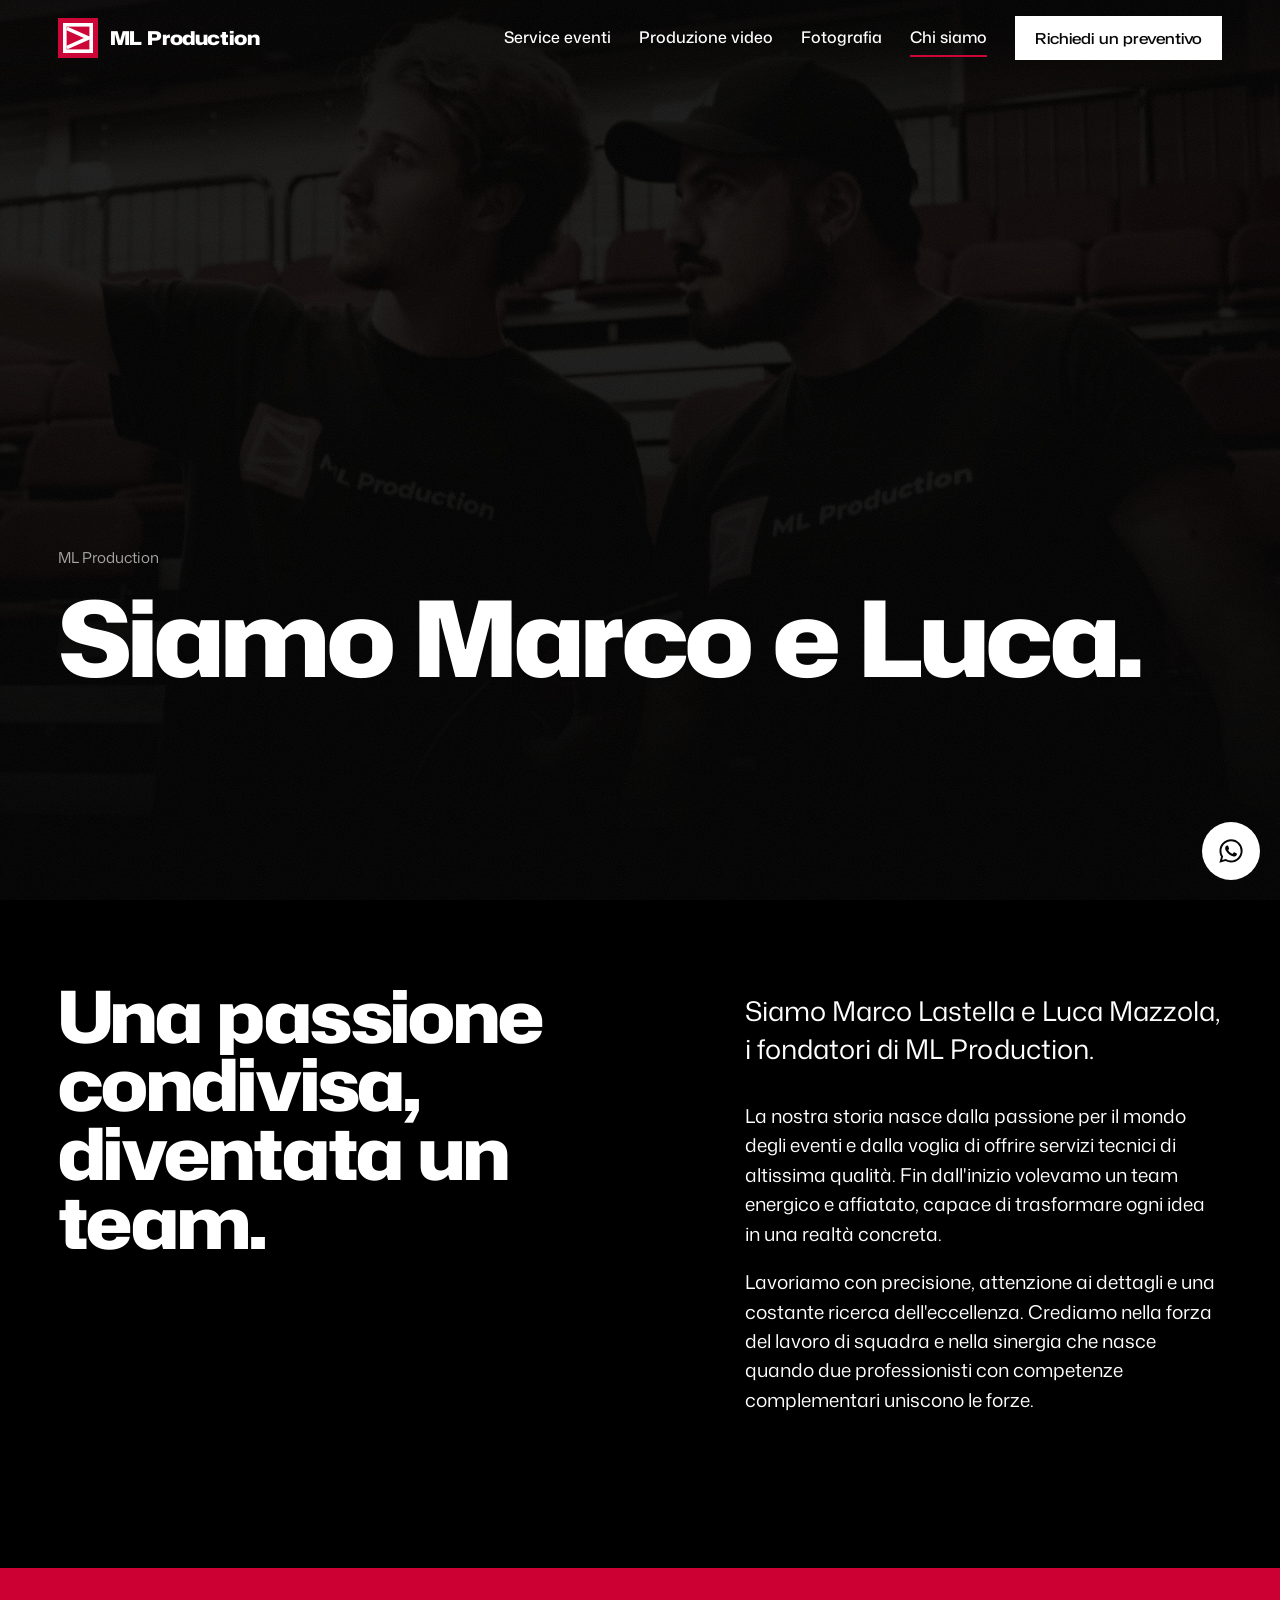
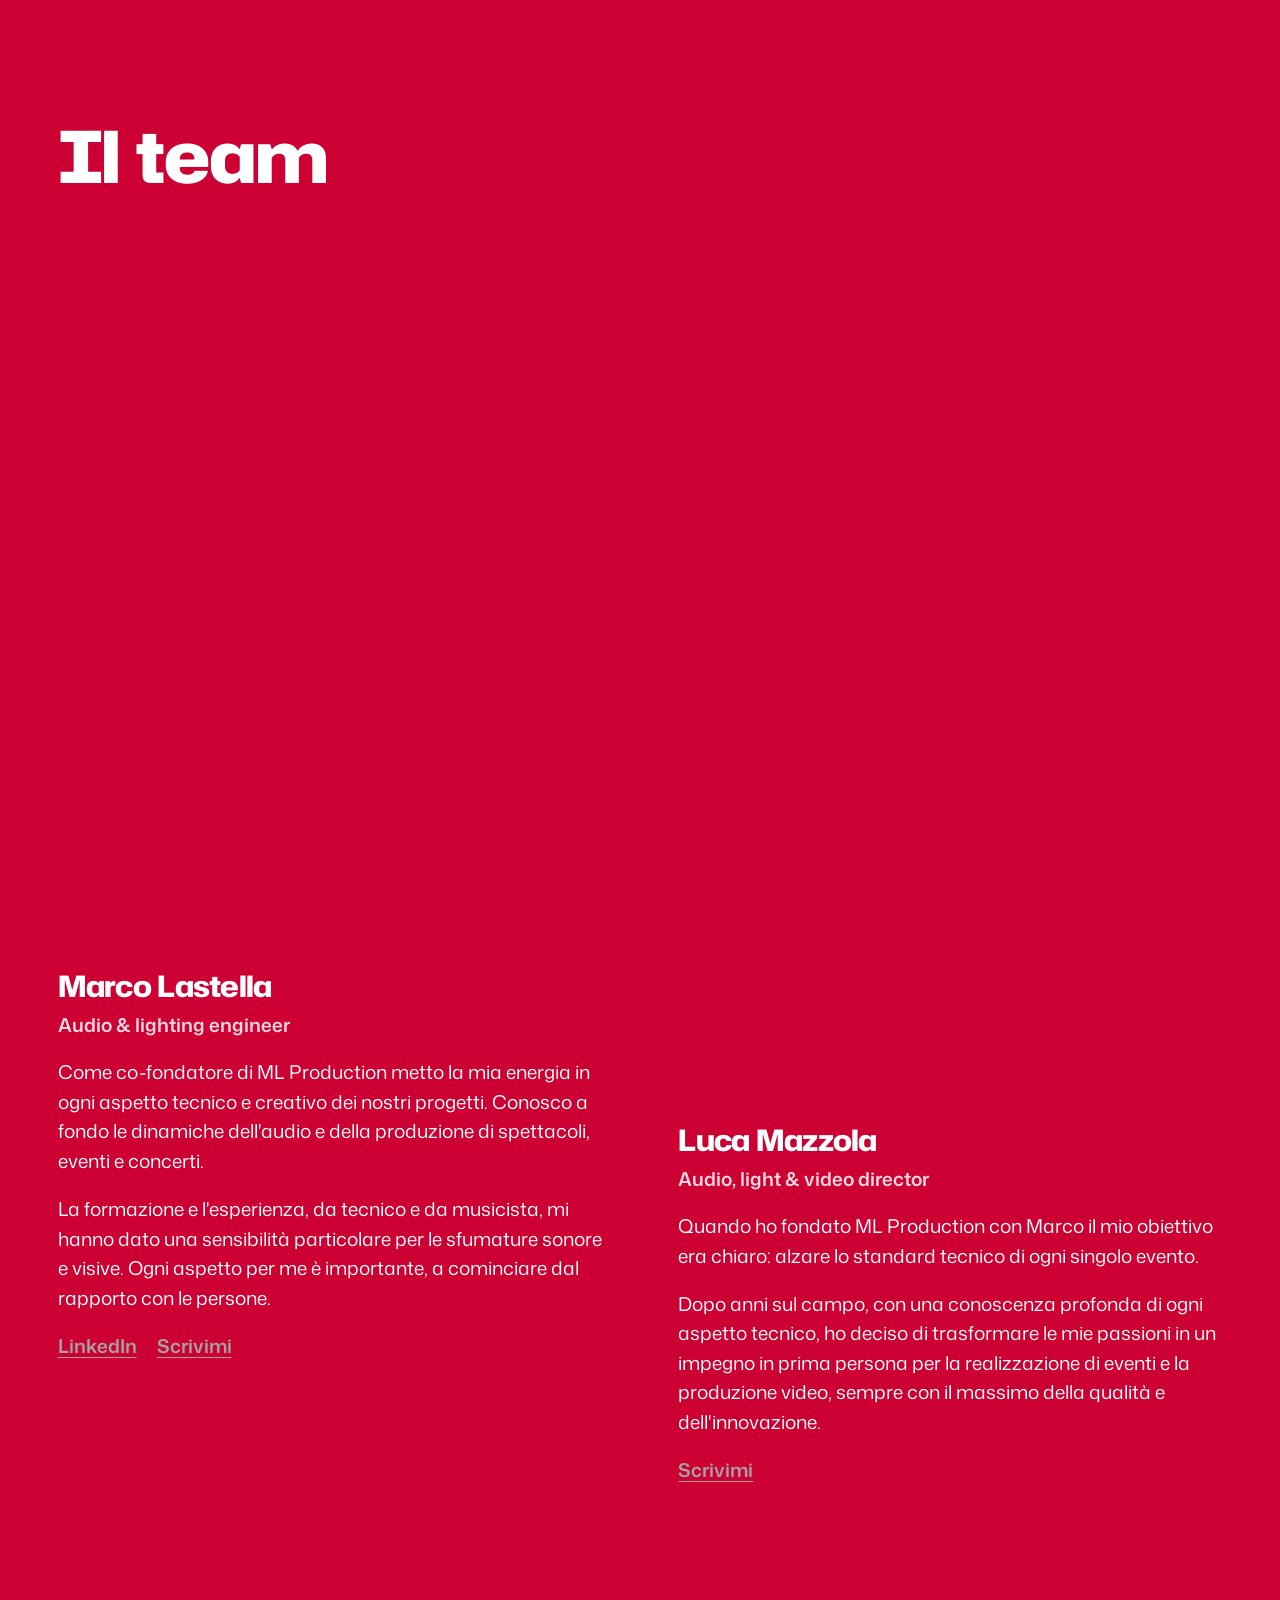
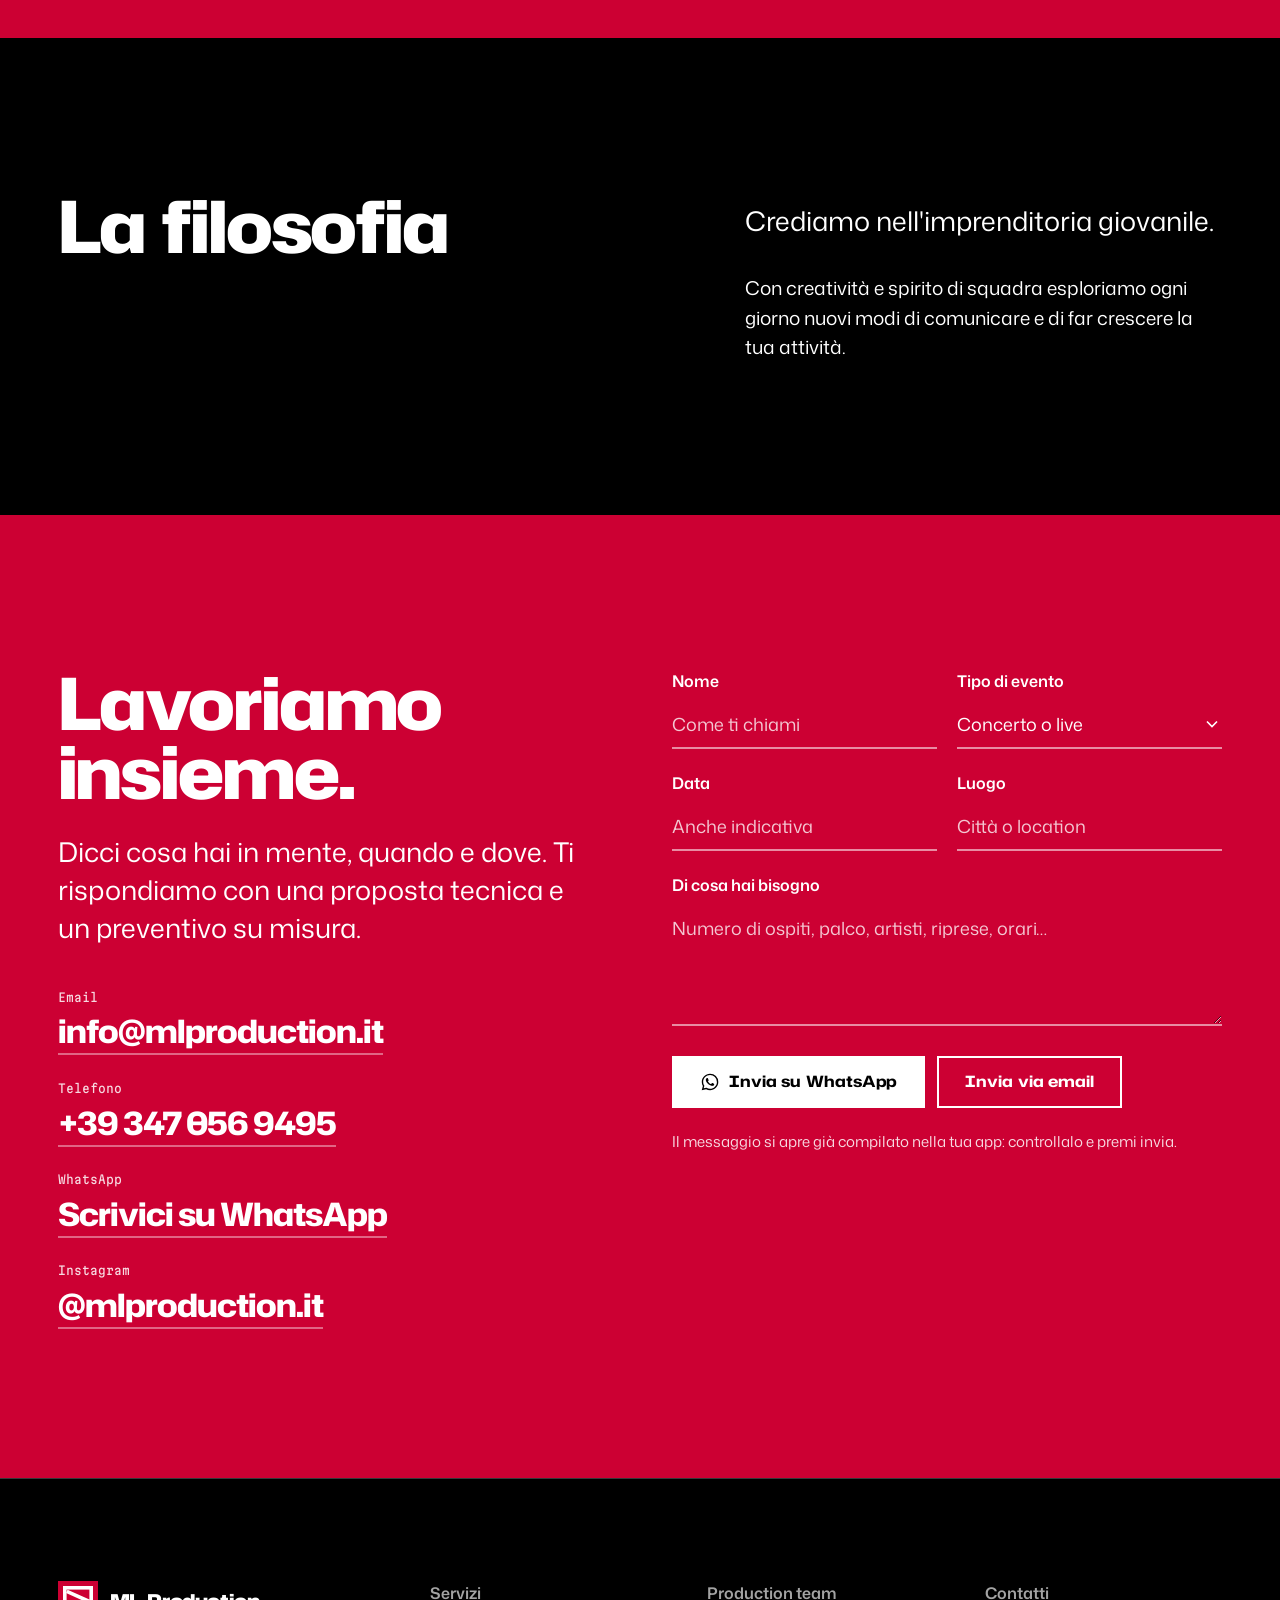
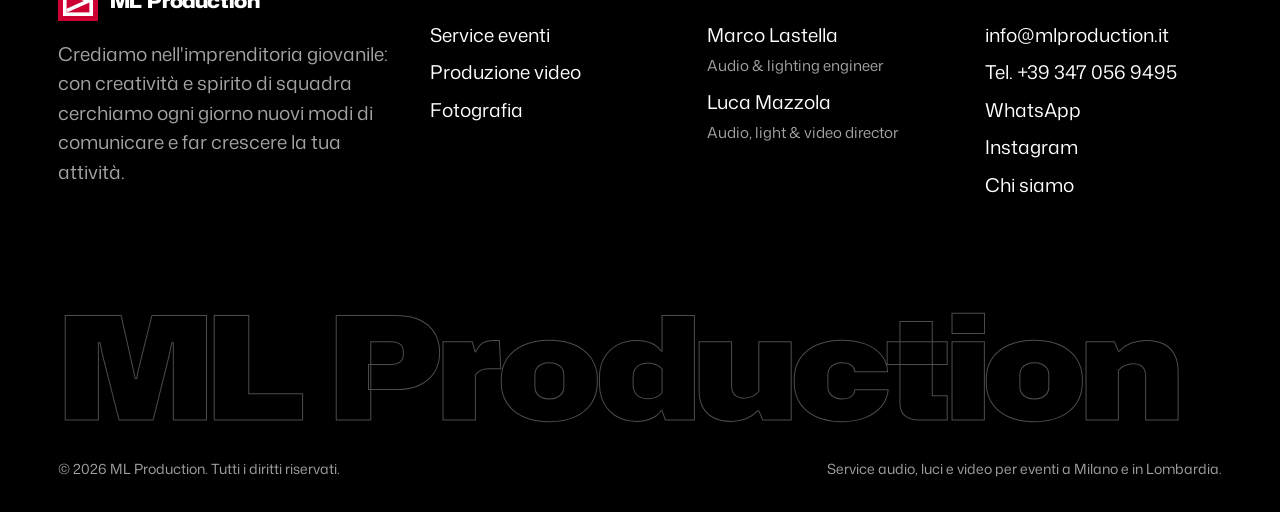
<file: Chi siamo.html>
<!DOCTYPE html><html lang="it"><head><meta charset="utf-8"><title>ML Production</title>
<link rel="canonical" href="https://mlproduction.it/chi-siamo.html"><meta http-equiv="refresh" content="0; url=chi-siamo.html">
<meta name="robots" content="noindex"></head><body><p><a href="chi-siamo.html">Vai alla pagina</a></p></body></html>
</file>
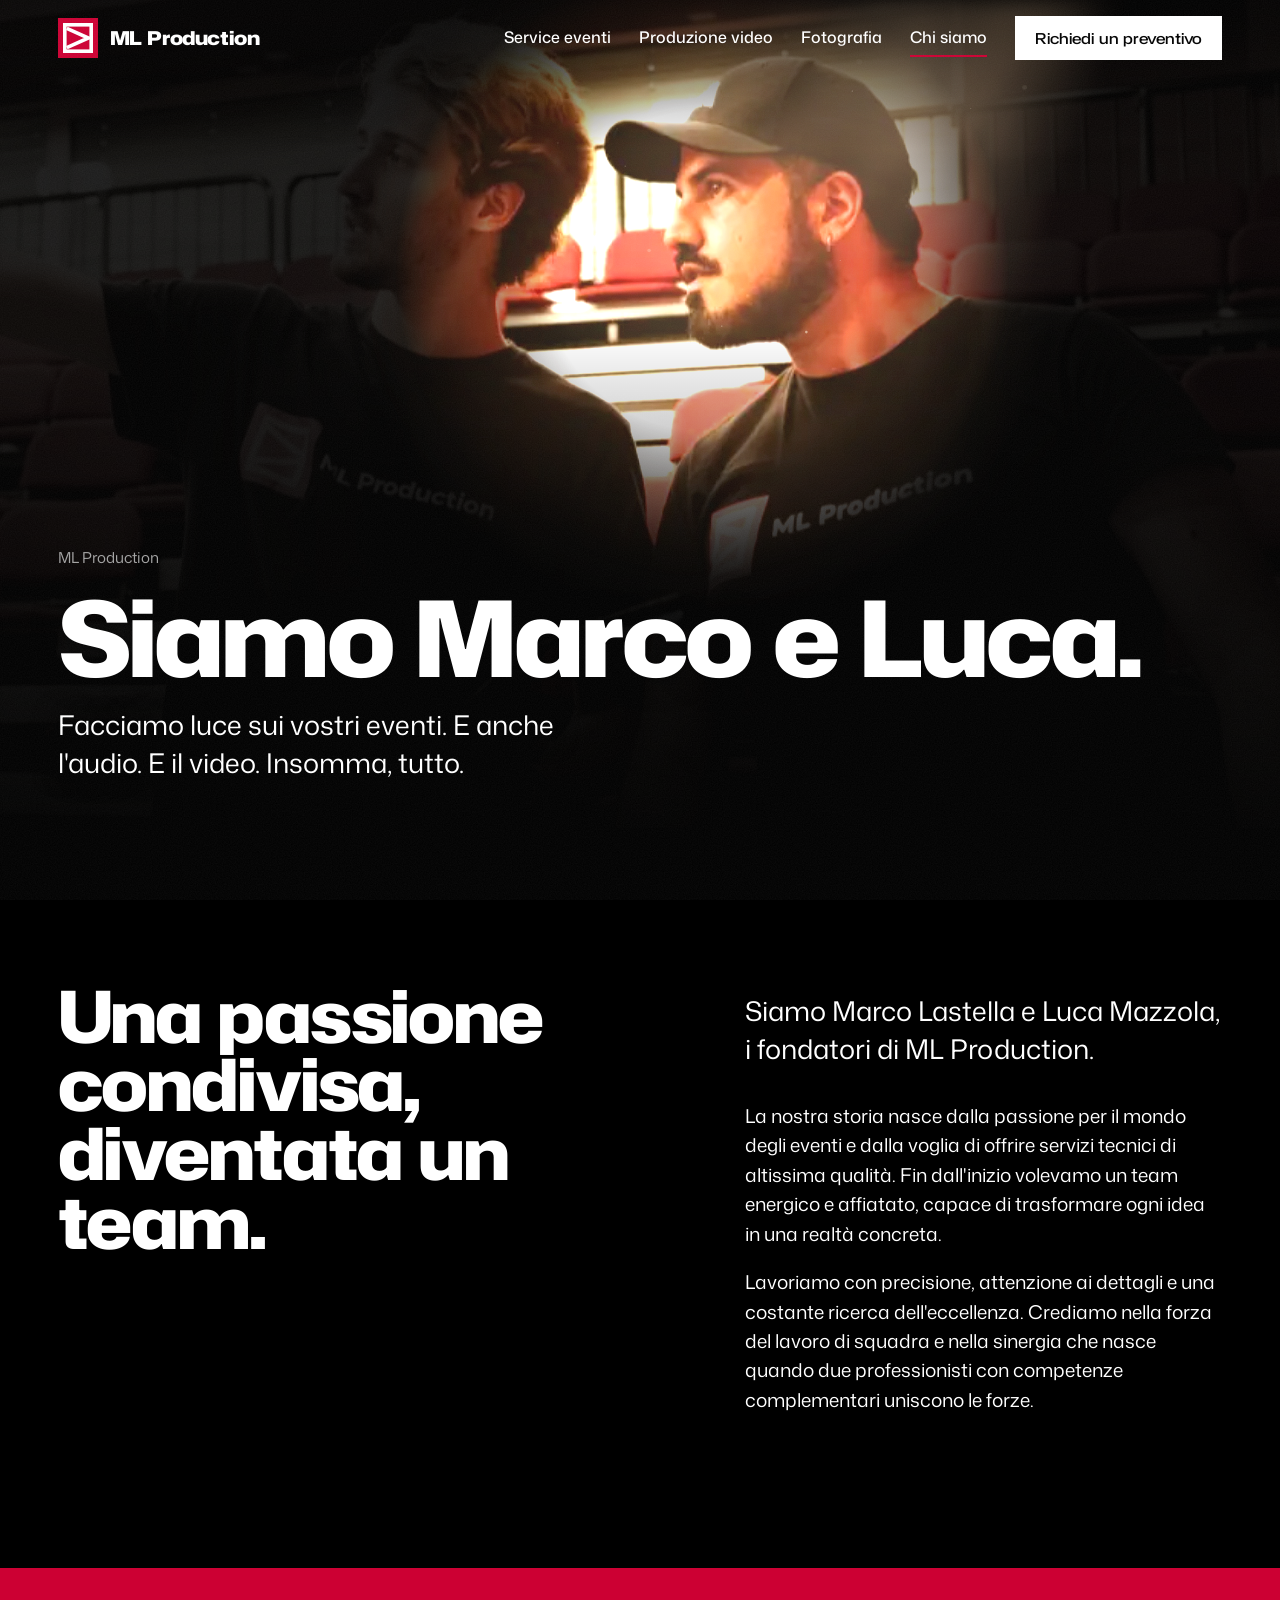
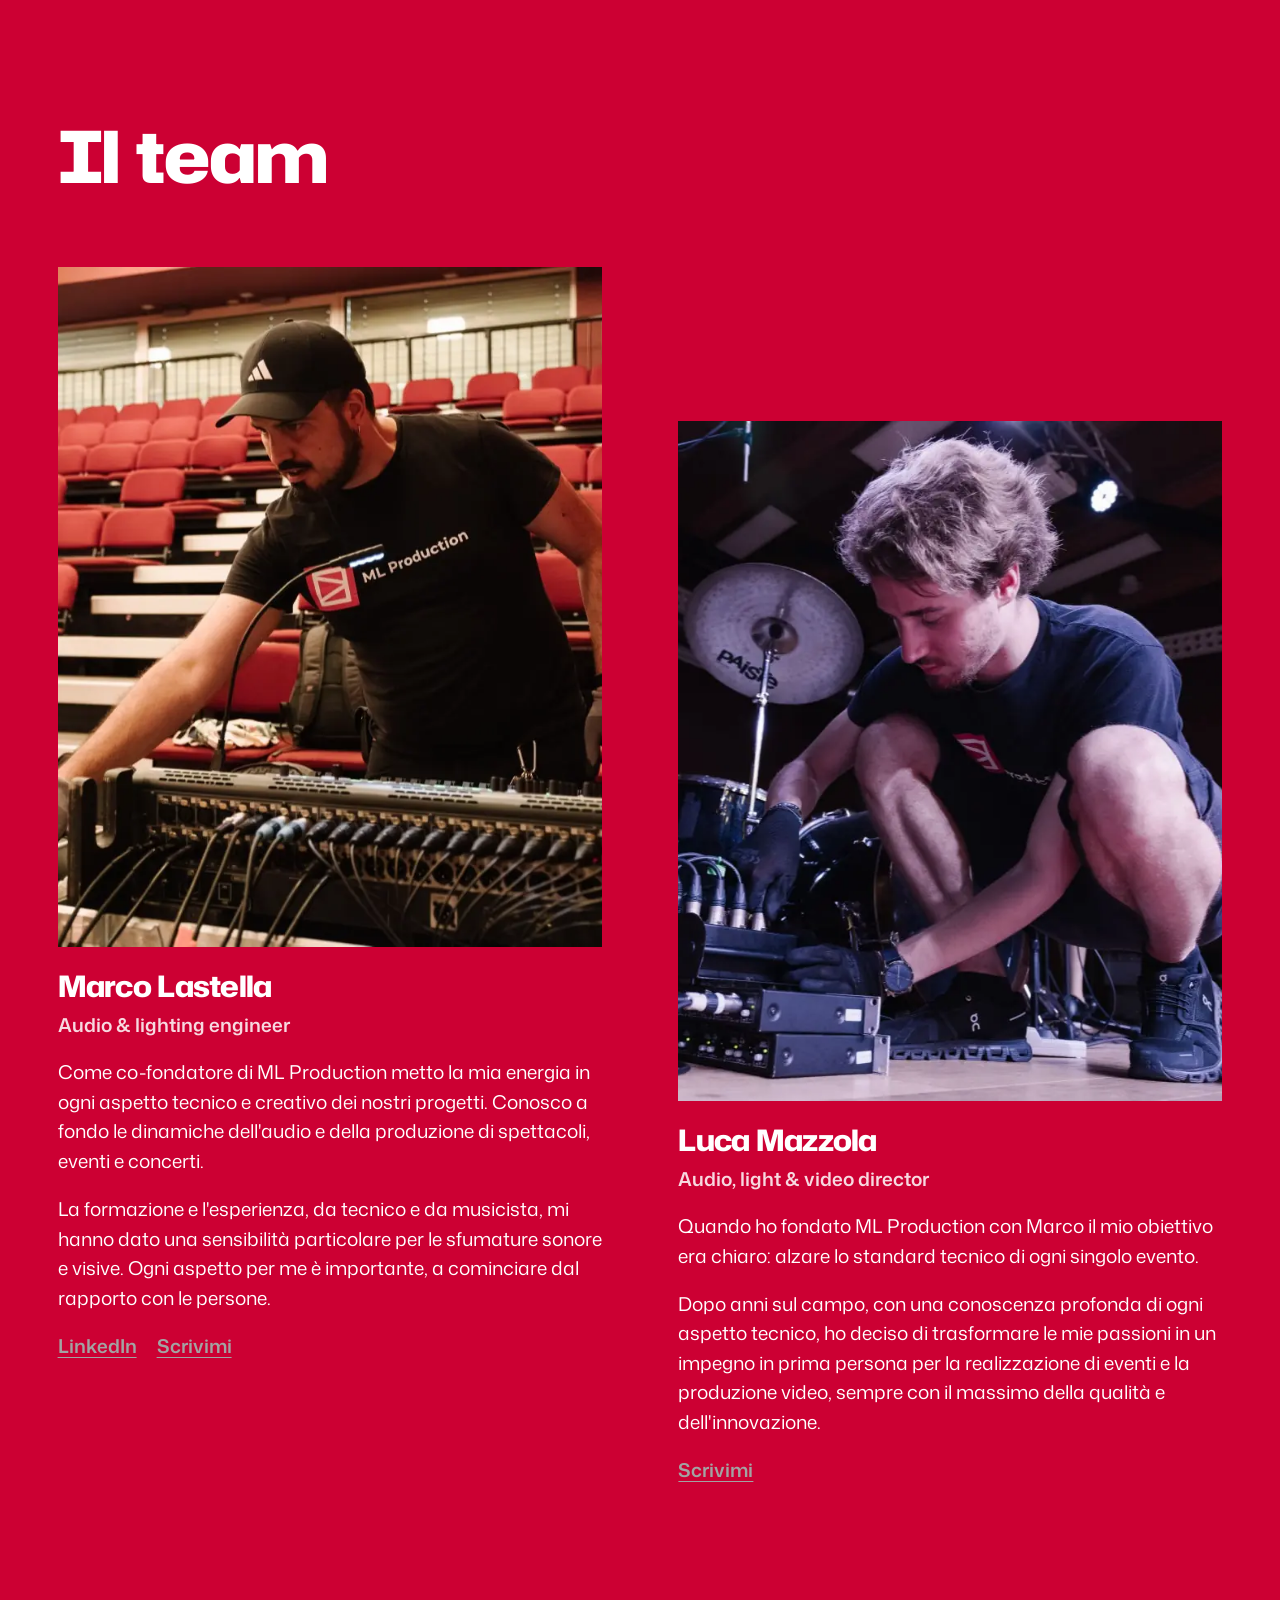
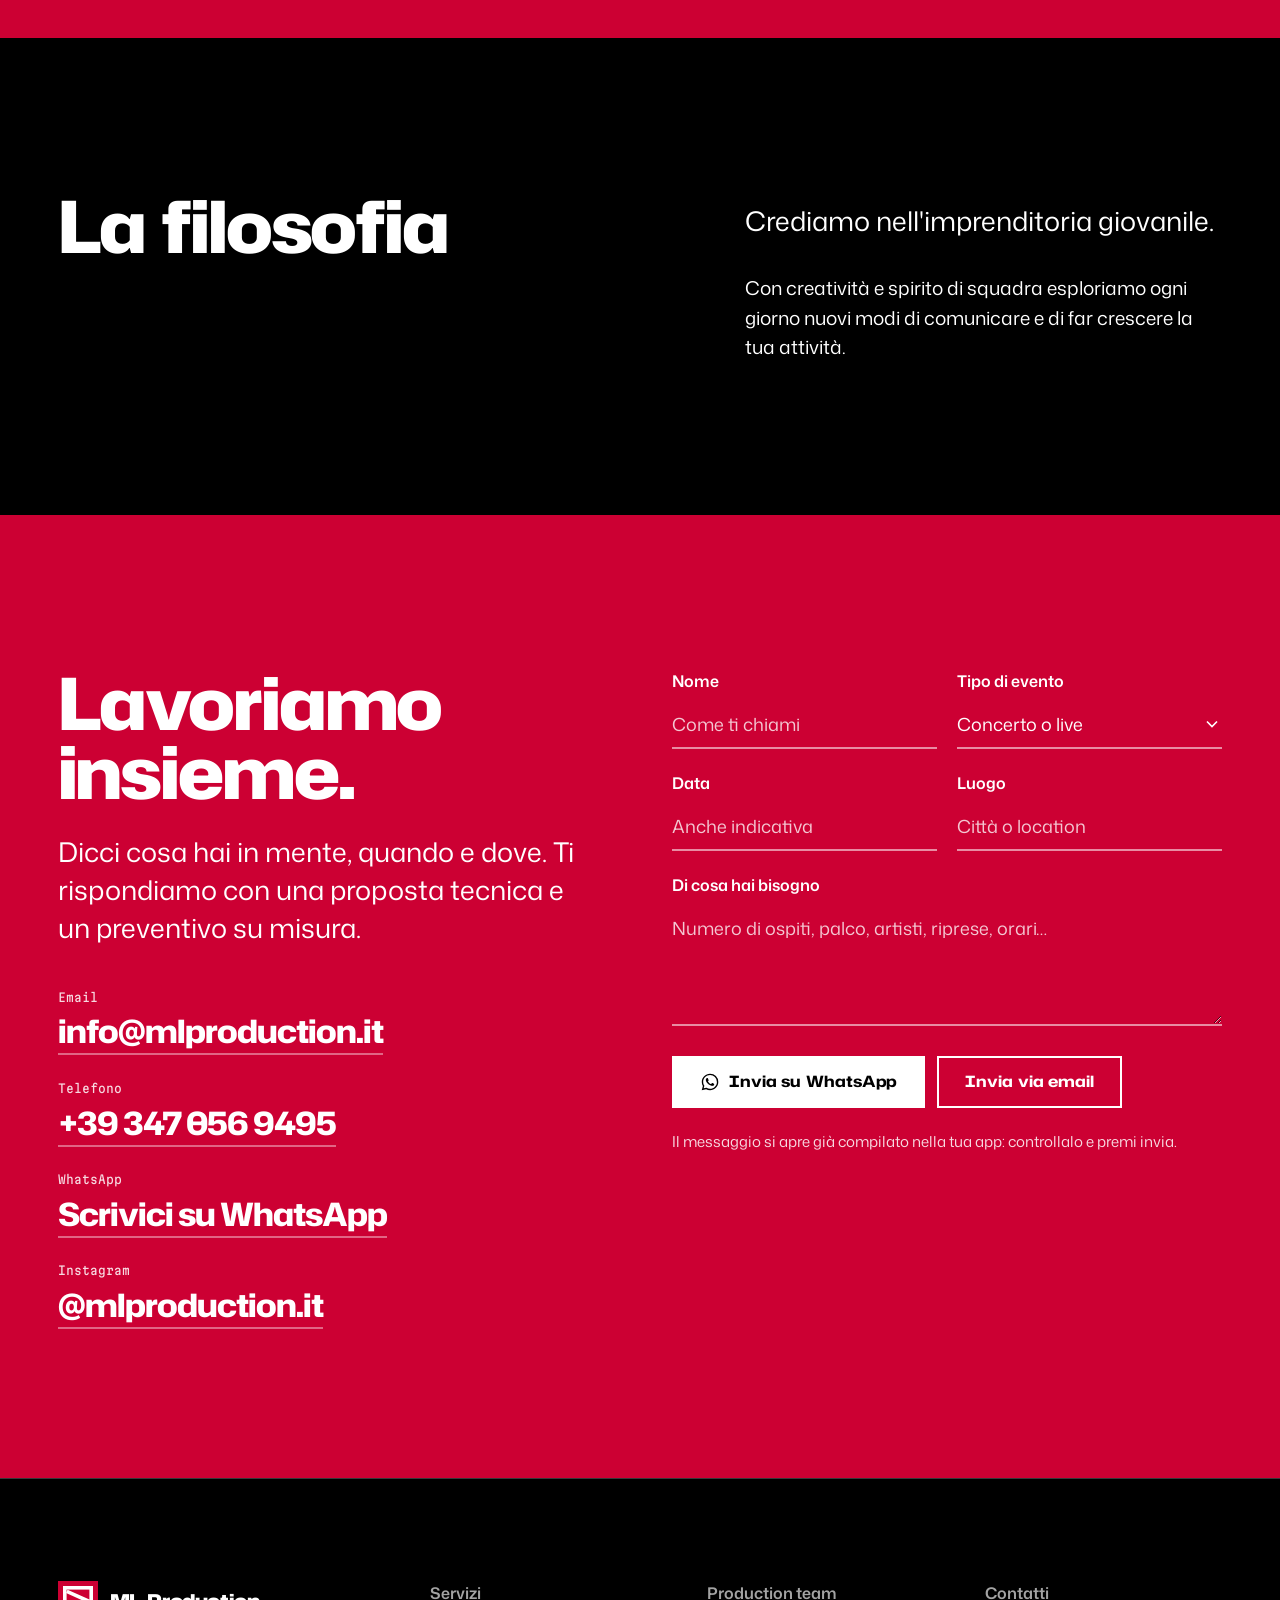
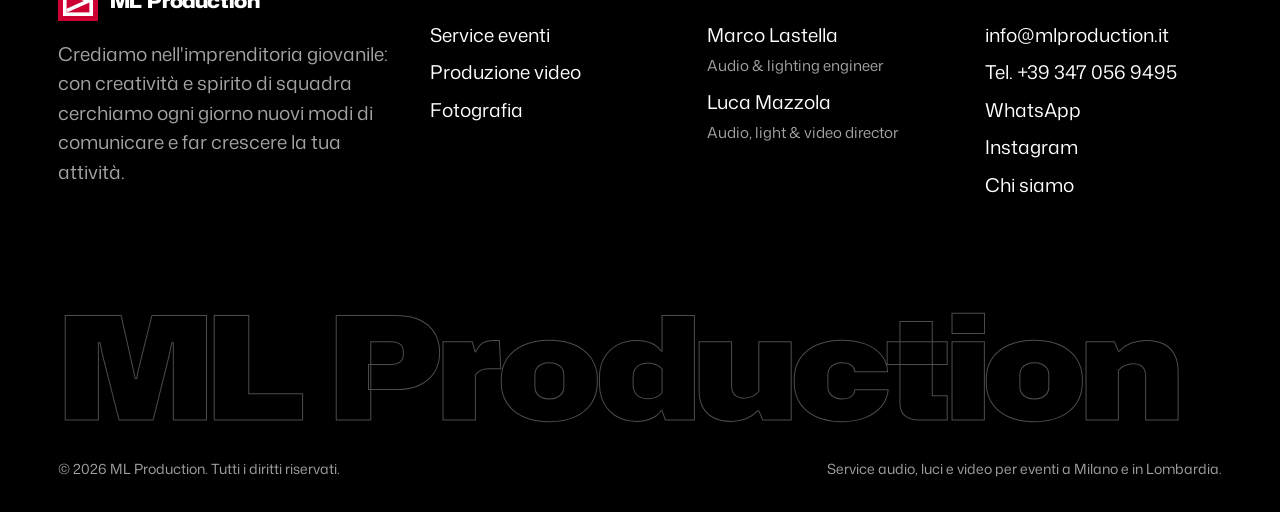
<file: chi-siamo.html>
<!DOCTYPE html>
<html lang="it">
<head>
<meta charset="utf-8">
<meta name="viewport" content="width=device-width, initial-scale=1">
<title>Chi siamo: Marco Lastella e Luca Mazzola | ML Production</title>
<meta name="description" content="ML Production è il team di Marco Lastella, audio e lighting engineer, e Luca Mazzola, audio, light e video director: service tecnico per eventi a Milano.">
<meta name="robots" content="index, follow, max-image-preview:large">
<link rel="canonical" href="https://mlproduction.it/chi-siamo.html">
<meta property="og:type" content="website">
<meta property="og:site_name" content="ML Production">
<meta property="og:url" content="https://mlproduction.it/chi-siamo.html">
<meta property="og:title" content="Chi siamo: Marco Lastella e Luca Mazzola | ML Production">
<meta property="og:description" content="ML Production è il team di Marco Lastella, audio e lighting engineer, e Luca Mazzola, audio, light e video director: service tecnico per eventi a Milano.">
<meta property="og:image" content="https://mlproduction.it/assets/img/og-chi.jpg">
<meta property="og:image:width" content="1200">
<meta property="og:image:height" content="630">
<meta property="og:locale" content="it_IT">
<meta name="twitter:card" content="summary_large_image">
<meta name="geo.region" content="IT-MI">
<meta name="geo.placename" content="Milano">
<meta name="theme-color" content="#000000">
<link rel="icon" href="assets/img/favicon.svg" type="image/svg+xml">
<link rel="apple-touch-icon" href="assets/img/apple-touch-icon.png">
<link rel="preload" as="image" href="assets/img/marco-luca.webp" fetchpriority="high">
<link rel="preload" href="assets/fonts/hubot-sans-latin.woff2" as="font" type="font/woff2" crossorigin>
<link rel="preload" href="assets/fonts/mona-sans-latin.woff2" as="font" type="font/woff2" crossorigin>
<link rel="stylesheet" href="assets/css/site.css">
<script>document.documentElement.classList.add("js")</script>
<script type="application/ld+json">
{
 "@context": "https://schema.org",
 "@graph": [
  {
   "@type": "ProfessionalService",
   "@id": "https://mlproduction.it/#business",
   "name": "ML Production",
   "description": "Service audio, luci e video per eventi a Milano: concerti, fiere, convegni, teatro e feste private. Live streaming, produzione video e fotografia.",
   "url": "https://mlproduction.it/",
   "logo": "https://mlproduction.it/assets/img/logo-512.png",
   "image": "https://mlproduction.it/assets/img/og.jpg",
   "telephone": "+393470569495",
   "email": "info@mlproduction.it",
   "address": {
    "@type": "PostalAddress",
    "addressLocality": "Milano",
    "addressRegion": "MI",
    "addressCountry": "IT"
   },
   "areaServed": [
    {
     "@type": "City",
     "name": "Milano"
    },
    {
     "@type": "AdministrativeArea",
     "name": "Lombardia"
    }
   ],
   "sameAs": [
    "https://instagram.com/mlproduction.it"
   ],
   "founder": [
    {
     "@type": "Person",
     "name": "Marco Lastella",
     "jobTitle": "Audio & lighting engineer",
     "sameAs": "https://www.linkedin.com/in/marcolastella/"
    },
    {
     "@type": "Person",
     "name": "Luca Mazzola",
     "jobTitle": "Audio, light & video director"
    }
   ],
   "contactPoint": {
    "@type": "ContactPoint",
    "contactType": "customer service",
    "telephone": "+393470569495",
    "email": "info@mlproduction.it",
    "availableLanguage": [
     "it",
     "en"
    ]
   },
   "knowsAbout": [
    "service audio",
    "service luci",
    "light design",
    "impianti audio per concerti",
    "registrazione live multitraccia",
    "live streaming",
    "broadcast",
    "regia video",
    "produzione video",
    "videoclip",
    "fotografia per eventi"
   ],
   "hasOfferCatalog": {
    "@type": "OfferCatalog",
    "name": "Servizi ML Production",
    "itemListElement": [
     {
      "@type": "Offer",
      "itemOffered": {
       "@type": "Service",
       "name": "Service audio per eventi",
       "description": "Progettazione e allestimento di impianti audio professionali per concerti, fiere, convegni, teatro e feste private: palco, truss, cablaggi, impianti corrente, microfoni e registrazione live multitraccia.",
       "url": "https://mlproduction.it/service-eventi.html"
      }
     },
     {
      "@type": "Offer",
      "itemOffered": {
       "@type": "Service",
       "name": "Service luci per eventi",
       "description": "Light design e messa in opera di impianti luci per concerti, spettacoli ed eventi.",
       "url": "https://mlproduction.it/service-eventi.html"
      }
     },
     {
      "@type": "Offer",
      "itemOffered": {
       "@type": "Service",
       "name": "Live streaming e broadcast",
       "description": "Riprese dal vivo, streaming e broadcasting di concerti, teatro ed eventi corporate.",
       "url": "https://mlproduction.it/produzione-video.html"
      }
     },
     {
      "@type": "Offer",
      "itemOffered": {
       "@type": "Service",
       "name": "Produzione video",
       "description": "Spot pubblicitari, video aziendali, videoclip musicali e contenuti per i social, dal concept alla consegna.",
       "url": "https://mlproduction.it/produzione-video.html"
      }
     },
     {
      "@type": "Offer",
      "itemOffered": {
       "@type": "Service",
       "name": "Fotografia per eventi",
       "description": "Fotografia per eventi aziendali, musicali e ricorrenze private, in studio e on location.",
       "url": "https://mlproduction.it/fotografia.html"
      }
     }
    ]
   }
  },
  {
   "@type": "WebSite",
   "@id": "https://mlproduction.it/#website",
   "url": "https://mlproduction.it/",
   "name": "ML Production",
   "inLanguage": "it-IT",
   "publisher": {
    "@id": "https://mlproduction.it/#business"
   }
  },
  {
   "@type": "AboutPage",
   "url": "https://mlproduction.it/chi-siamo.html",
   "about": {
    "@id": "https://mlproduction.it/#business"
   }
  },
  {
   "@type": "BreadcrumbList",
   "itemListElement": [
    {
     "@type": "ListItem",
     "position": 1,
     "name": "Home",
     "item": "https://mlproduction.it/"
    },
    {
     "@type": "ListItem",
     "position": 2,
     "name": "Chi siamo",
     "item": "https://mlproduction.it/chi-siamo.html"
    }
   ]
  }
 ]
}
</script>
</head>
<body>
<a class="skip" href="#main">Vai al contenuto</a>
<header class="top">
  <div class="wrap top__in">
    <a class="brand" href="index.html" aria-label="ML Production, home"><svg viewBox="0 0 100 100" aria-hidden="true"><rect width="100" height="100" fill="#cc0033"/><rect x="17" y="17" width="66" height="66" fill="none" stroke="#fff" stroke-width="9"/><polyline points="22,26 76,50 22,74" fill="none" stroke="#fff" stroke-width="9" stroke-linejoin="miter"/></svg><span>ML Production</span></a>
    <nav class="nav" aria-label="Principale">
<a href="service-eventi.html">Service eventi</a>
<a href="produzione-video.html">Produzione video</a>
<a href="fotografia.html">Fotografia</a>
<a href="chi-siamo.html" aria-current="page">Chi siamo</a>
      <a class="btn" href="#contatti">Richiedi un preventivo</a>
    </nav>
    <button class="burger" type="button" aria-expanded="false" aria-controls="drawer" aria-label="Apri il menu"><span></span><span></span><span></span></button>
  </div>
</header>
<div class="drawer" id="drawer" aria-hidden="true">
  <nav aria-label="Menu mobile">
<a href="index.html">Home</a>
<a href="service-eventi.html">Service eventi</a>
<a href="produzione-video.html">Produzione video</a>
<a href="fotografia.html">Fotografia</a>
<a href="chi-siamo.html">Chi siamo</a>
<a href="#contatti">Contatti</a>
  </nav>
  <div class="drawer__meta">
    <a href="mailto:info@mlproduction.it">info@mlproduction.it</a>
    <a href="tel:+393470569495">Chiama +39 347 056 9495</a>
    <a href="https://wa.me/393470569495">WhatsApp</a>
  </div>
</div>
<main id="main">
<section class="spot spot--page" data-spot data-x="0.55" data-y="0.35" aria-labelledby="page-t">
  <div class="spot__img" style="background-image:url('assets/img/marco-luca.webp')" role="img" aria-label="Marco Lastella e Luca Mazzola al mixer"></div>
  <div class="spot__lit" style="background-image:url('assets/img/marco-luca.webp')" aria-hidden="true"></div>
  <div class="spot__haze" aria-hidden="true"></div>
  <div class="spot__shade" aria-hidden="true"></div>
  <div class="wrap spot__copy">
    <a class="crumb" href="index.html">ML Production</a>
    <h1 class="display" id="page-t">Siamo Marco e Luca.</h1>
    <p class="lead spot__reveal">Facciamo luce sui vostri eventi. E anche l'audio. E il video. Insomma, tutto.</p>
    
  </div>
</section>

<section class="sec" aria-labelledby="storia-t">
  <div class="wrap manifesto">
    <h2 class="h2" id="storia-t">Una passione condivisa, diventata un team.</h2>
    <div class="manifesto__body">
      <p class="lead">Siamo Marco Lastella e Luca Mazzola, i fondatori di ML Production.</p>
      <p>La nostra storia nasce dalla passione per il mondo degli eventi e dalla voglia di offrire servizi tecnici di altissima qualità. Fin dall'inizio volevamo un team energico e affiatato, capace di trasformare ogni idea in una realtà concreta.</p>
      <p>Lavoriamo con precisione, attenzione ai dettagli e una costante ricerca dell'eccellenza. Crediamo nella forza del lavoro di squadra e nella sinergia che nasce quando due professionisti con competenze complementari uniscono le forze.</p>
    </div>
  </div>
</section>

<section class="flood sec" aria-labelledby="team-t">
  <div class="wrap">
    <div class="sec__head"><h2 class="h2" id="team-t">Il team</h2></div>
    <div class="crew">
      <article>
        <img src="assets/img/marco-console-s.webp" srcset="assets/img/marco-console-s.webp 900w, assets/img/marco-console.webp 1800w" sizes="(max-width:760px) 100vw, 50vw" width="837" height="837" alt="Marco Lastella al mixer" loading="lazy" decoding="async">
        <h3 class="h3">Marco Lastella</h3>
        <p class="role">Audio &amp; lighting engineer</p>
        <p style="color:#fff">Come co-fondatore di ML Production metto la mia energia in ogni aspetto tecnico e creativo dei nostri progetti. Conosco a fondo le dinamiche dell'audio e della produzione di spettacoli, eventi e concerti.</p>
        <p style="color:#fff">La formazione e l'esperienza, da tecnico e da musicista, mi hanno dato una sensibilità particolare per le sfumature sonore e visive. Ogni aspetto per me è importante, a cominciare dal rapporto con le persone.</p>
        <p class="links"><a href="https://www.linkedin.com/in/marcolastella/">LinkedIn</a><a href="mailto:info@mlproduction.it">Scrivimi</a></p>
      </article>
      <article>
        <img src="assets/img/luca-drums-s.webp" srcset="assets/img/luca-drums-s.webp 900w, assets/img/luca-drums.webp 1800w" sizes="(max-width:760px) 100vw, 50vw" width="822" height="822" alt="Luca Mazzola al lavoro sul palco" loading="lazy" decoding="async">
        <h3 class="h3">Luca Mazzola</h3>
        <p class="role">Audio, light &amp; video director</p>
        <p style="color:#fff">Quando ho fondato ML Production con Marco il mio obiettivo era chiaro: alzare lo standard tecnico di ogni singolo evento.</p>
        <p style="color:#fff">Dopo anni sul campo, con una conoscenza profonda di ogni aspetto tecnico, ho deciso di trasformare le mie passioni in un impegno in prima persona per la realizzazione di eventi e la produzione video, sempre con il massimo della qualità e dell'innovazione.</p>
        <p class="links"><a href="mailto:info@mlproduction.it">Scrivimi</a></p>
      </article>
    </div>
  </div>
</section>

<section class="sec" aria-labelledby="fil-t">
  <div class="wrap manifesto">
    <h2 class="h2" id="fil-t">La filosofia</h2>
    <div class="manifesto__body">
      <p class="lead">Crediamo nell'imprenditoria giovanile.</p>
      <p>Con creatività e spirito di squadra esploriamo ogni giorno nuovi modi di comunicare e di far crescere la tua attività.</p>
    </div>
  </div>
</section>

<section class="flood sec" id="contatti" aria-labelledby="contatti-t">
  <div class="wrap contact">
    <div>
      <h2 class="h2" id="contatti-t">Lavoriamo insieme.</h2>
      <p class="lead" style="margin-top:28px">Dicci cosa hai in mente, quando e dove. Ti rispondiamo con una proposta tecnica e un preventivo su misura.</p>
      <div class="contact__direct">
        <a href="mailto:info@mlproduction.it"><small>Email</small><strong>info@mlproduction.it</strong></a>
        <a href="tel:+393470569495"><small>Telefono</small><strong>+39 347 056 9495</strong></a>
        <a href="https://wa.me/393470569495"><small>WhatsApp</small><strong>Scrivici su WhatsApp</strong></a>
        <a href="https://instagram.com/mlproduction.it"><small>Instagram</small><strong>@mlproduction.it</strong></a>
      </div>
    </div>
    <form class="form" data-brief novalidate>
      <div class="field"><label for="f-nome">Nome</label><input id="f-nome" name="nome" autocomplete="name" placeholder="Come ti chiami"></div>
      <div class="field"><label for="f-tipo">Tipo di evento</label>
        <select id="f-tipo" name="tipo">
          <option>Concerto o live</option><option>Convegno o fiera</option><option>Festa privata o ricorrenza</option>
          <option>Teatro o spettacolo</option><option>Produzione video</option><option>Live streaming</option><option>Servizio fotografico</option><option>Altro</option>
        </select></div>
      <div class="field"><label for="f-data">Data</label><input id="f-data" name="data" placeholder="Anche indicativa"></div>
      <div class="field"><label for="f-luogo">Luogo</label><input id="f-luogo" name="luogo" placeholder="Città o location"></div>
      <div class="field field--full"><label for="f-msg">Di cosa hai bisogno</label><textarea id="f-msg" name="messaggio" placeholder="Numero di ospiti, palco, artisti, riprese, orari…"></textarea></div>
      <p class="form__err" role="alert" hidden></p>
      <div class="btns">
        <button class="btn btn--onred" type="button" data-send="wa"><svg viewBox="0 0 24 24" fill="currentColor" aria-hidden="true"><path d="M12.04 2C6.58 2 2.13 6.45 2.13 11.91c0 1.75.46 3.45 1.32 4.95L2.05 22l5.25-1.38a9.9 9.9 0 0 0 4.74 1.21h.01c5.46 0 9.9-4.45 9.9-9.91a9.86 9.86 0 0 0-2.9-7.01A9.82 9.82 0 0 0 12.04 2Zm0 18.15h-.01a8.2 8.2 0 0 1-4.19-1.15l-.3-.18-3.12.82.83-3.04-.2-.31a8.24 8.24 0 0 1-1.26-4.38c0-4.54 3.7-8.24 8.25-8.24 2.2 0 4.27.86 5.83 2.42a8.18 8.18 0 0 1 2.41 5.83c0 4.55-3.7 8.24-8.24 8.24Zm4.52-6.17c-.25-.12-1.47-.72-1.69-.81-.23-.08-.39-.12-.56.13-.16.24-.64.8-.78.97-.15.16-.29.18-.54.06-.25-.13-1.05-.39-1.99-1.23-.74-.66-1.23-1.47-1.38-1.72-.14-.25-.01-.38.11-.5.11-.11.25-.29.37-.43.13-.15.17-.25.25-.42.08-.16.04-.31-.02-.43-.06-.13-.56-1.35-.77-1.84-.2-.48-.41-.42-.56-.43h-.48a.92.92 0 0 0-.66.31c-.23.25-.87.85-.87 2.07 0 1.22.89 2.4 1.01 2.56.13.17 1.75 2.67 4.23 3.74.59.26 1.05.41 1.41.52.59.19 1.13.16 1.56.1.48-.07 1.47-.6 1.67-1.18.21-.58.21-1.07.15-1.18-.06-.1-.22-.16-.47-.29Z"/></svg>Invia su WhatsApp</button>
        <button class="btn btn--ghost" type="button" data-send="mail">Invia via email</button>
      </div>
      <p class="form__note">Il messaggio si apre già compilato nella tua app: controllalo e premi invia.</p>
    </form>
  </div>
</section>

</main>
<footer class="foot">
  <div class="wrap">
    <div class="foot__grid">
      <div>
        <a class="brand" href="index.html" aria-label="ML Production, home"><svg viewBox="0 0 100 100" aria-hidden="true"><rect width="100" height="100" fill="#cc0033"/><rect x="17" y="17" width="66" height="66" fill="none" stroke="#fff" stroke-width="9"/><polyline points="22,26 76,50 22,74" fill="none" stroke="#fff" stroke-width="9" stroke-linejoin="miter"/></svg><span>ML Production</span></a>
        <p class="foot__phil">Crediamo nell'imprenditoria giovanile: con creatività e spirito di squadra cerchiamo ogni giorno nuovi modi di comunicare e far crescere la tua attività.</p>
      </div>
      <div><h2>Servizi</h2><ul>
<li><a href="service-eventi.html">Service eventi</a></li>
<li><a href="produzione-video.html">Produzione video</a></li>
<li><a href="fotografia.html">Fotografia</a></li>
      </ul></div>
      <div><h2>Production team</h2><ul>
        <li>Marco Lastella<br><span class="muted small">Audio &amp; lighting engineer</span></li>
        <li>Luca Mazzola<br><span class="muted small">Audio, light &amp; video director</span></li>
      </ul></div>
      <div><h2>Contatti</h2><ul>
        <li><a href="mailto:info@mlproduction.it">info@mlproduction.it</a></li>
        <li><a href="tel:+393470569495">Tel. +39 347 056 9495</a></li>
        <li><a href="https://wa.me/393470569495">WhatsApp</a></li>
        <li><a href="https://instagram.com/mlproduction.it">Instagram</a></li>
        <li><a href="chi-siamo.html">Chi siamo</a></li>
      </ul></div>
    </div>
    <p class="foot__word" aria-hidden="true"><span class="w-out">ML Production</span><span class="w-fill">ML Production</span></p>
    <div class="foot__base">
      <span>© <span data-year>2026</span> ML Production. Tutti i diritti riservati.</span>
      <span>Service audio, luci e video per eventi a Milano e in Lombardia.</span>
    </div>
  </div>
</footer>
<a class="wa" href="https://wa.me/393470569495" aria-label="Scrivici su WhatsApp"><svg viewBox="0 0 24 24" fill="currentColor" aria-hidden="true"><path d="M12.04 2C6.58 2 2.13 6.45 2.13 11.91c0 1.75.46 3.45 1.32 4.95L2.05 22l5.25-1.38a9.9 9.9 0 0 0 4.74 1.21h.01c5.46 0 9.9-4.45 9.9-9.91a9.86 9.86 0 0 0-2.9-7.01A9.82 9.82 0 0 0 12.04 2Zm0 18.15h-.01a8.2 8.2 0 0 1-4.19-1.15l-.3-.18-3.12.82.83-3.04-.2-.31a8.24 8.24 0 0 1-1.26-4.38c0-4.54 3.7-8.24 8.25-8.24 2.2 0 4.27.86 5.83 2.42a8.18 8.18 0 0 1 2.41 5.83c0 4.55-3.7 8.24-8.24 8.24Zm4.52-6.17c-.25-.12-1.47-.72-1.69-.81-.23-.08-.39-.12-.56.13-.16.24-.64.8-.78.97-.15.16-.29.18-.54.06-.25-.13-1.05-.39-1.99-1.23-.74-.66-1.23-1.47-1.38-1.72-.14-.25-.01-.38.11-.5.11-.11.25-.29.37-.43.13-.15.17-.25.25-.42.08-.16.04-.31-.02-.43-.06-.13-.56-1.35-.77-1.84-.2-.48-.41-.42-.56-.43h-.48a.92.92 0 0 0-.66.31c-.23.25-.87.85-.87 2.07 0 1.22.89 2.4 1.01 2.56.13.17 1.75 2.67 4.23 3.74.59.26 1.05.41 1.41.52.59.19 1.13.16 1.56.1.48-.07 1.47-.6 1.67-1.18.21-.58.21-1.07.15-1.18-.06-.1-.22-.16-.47-.29Z"/></svg></a>
<dialog class="lb" aria-label="Foto ingrandita"><div><img alt=""><p></p></div><button class="icon-btn" type="button" aria-label="Chiudi"><svg viewBox="0 0 24 24" fill="none" stroke="currentColor" stroke-width="2" aria-hidden="true"><path d="M6 6l12 12M18 6 6 18"/></svg></button></dialog>
<script src="assets/js/site.js" defer></script>
</body>
</html>
</file>
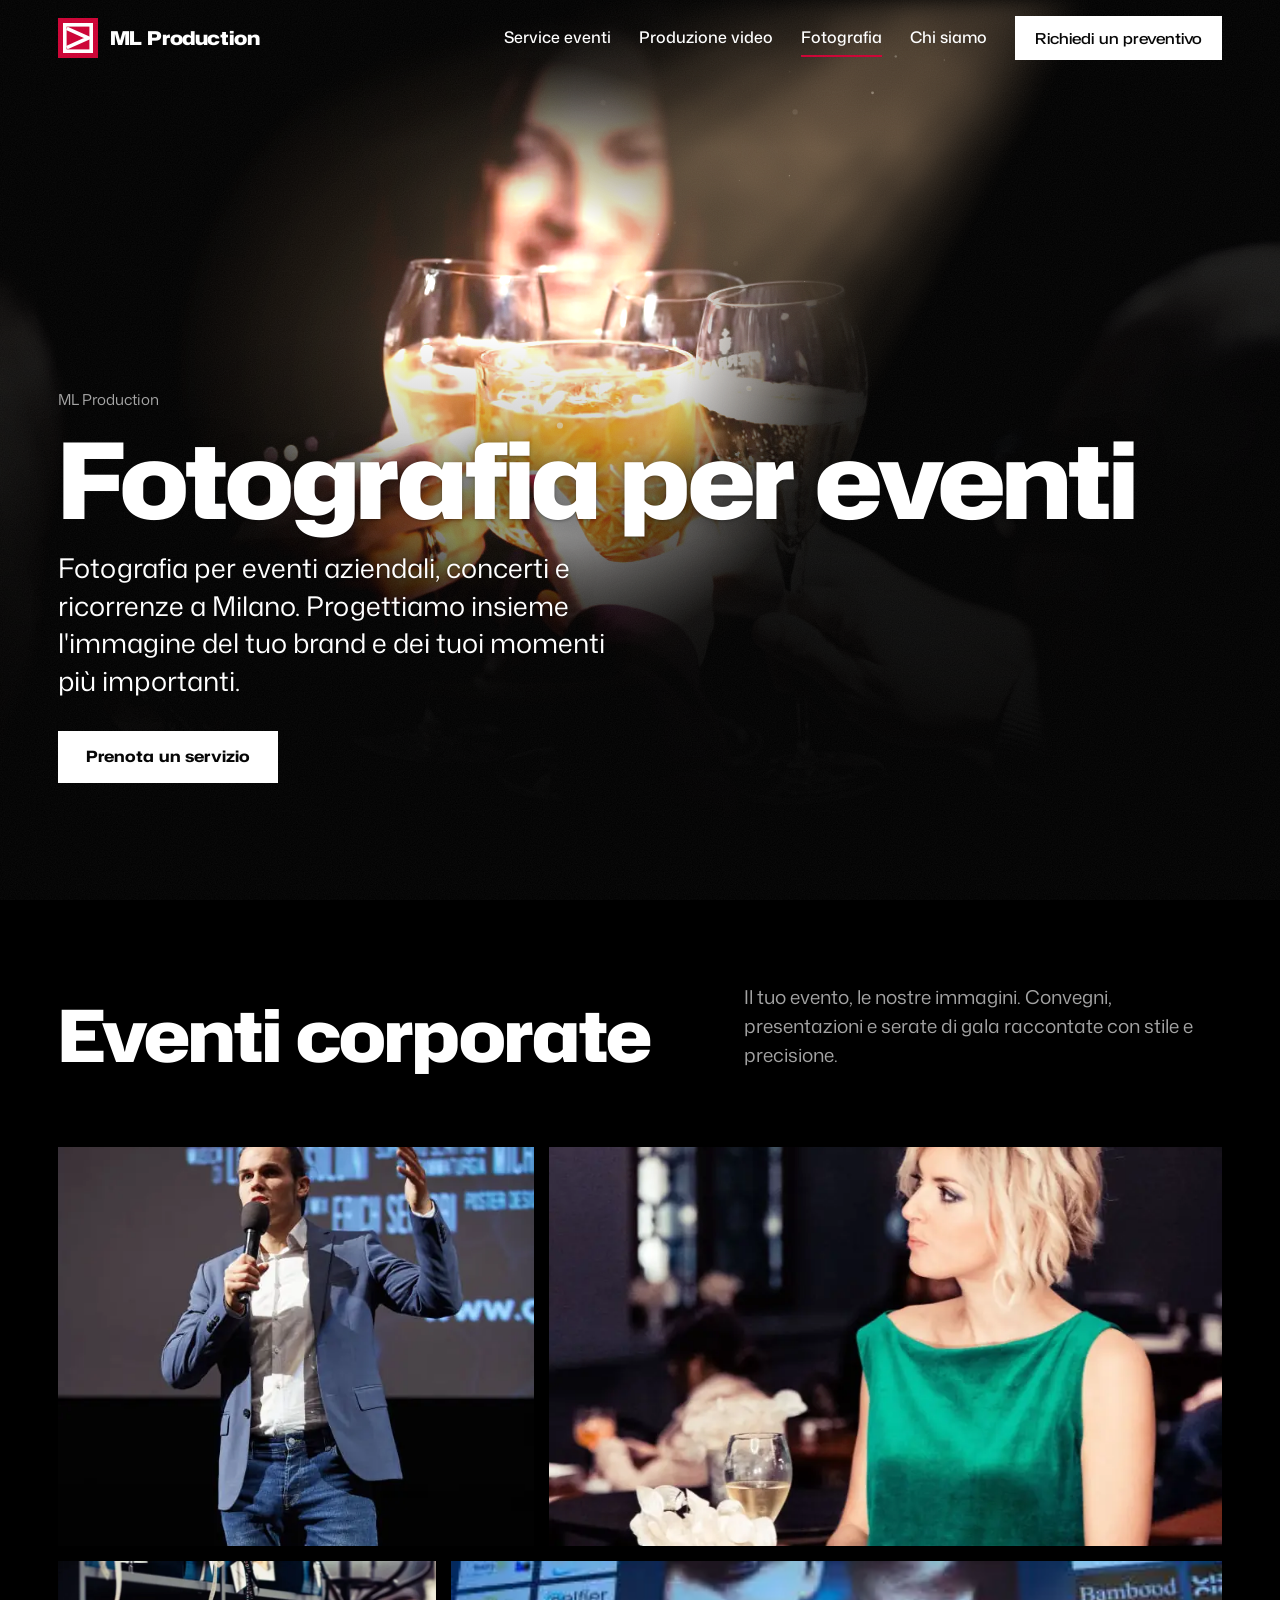
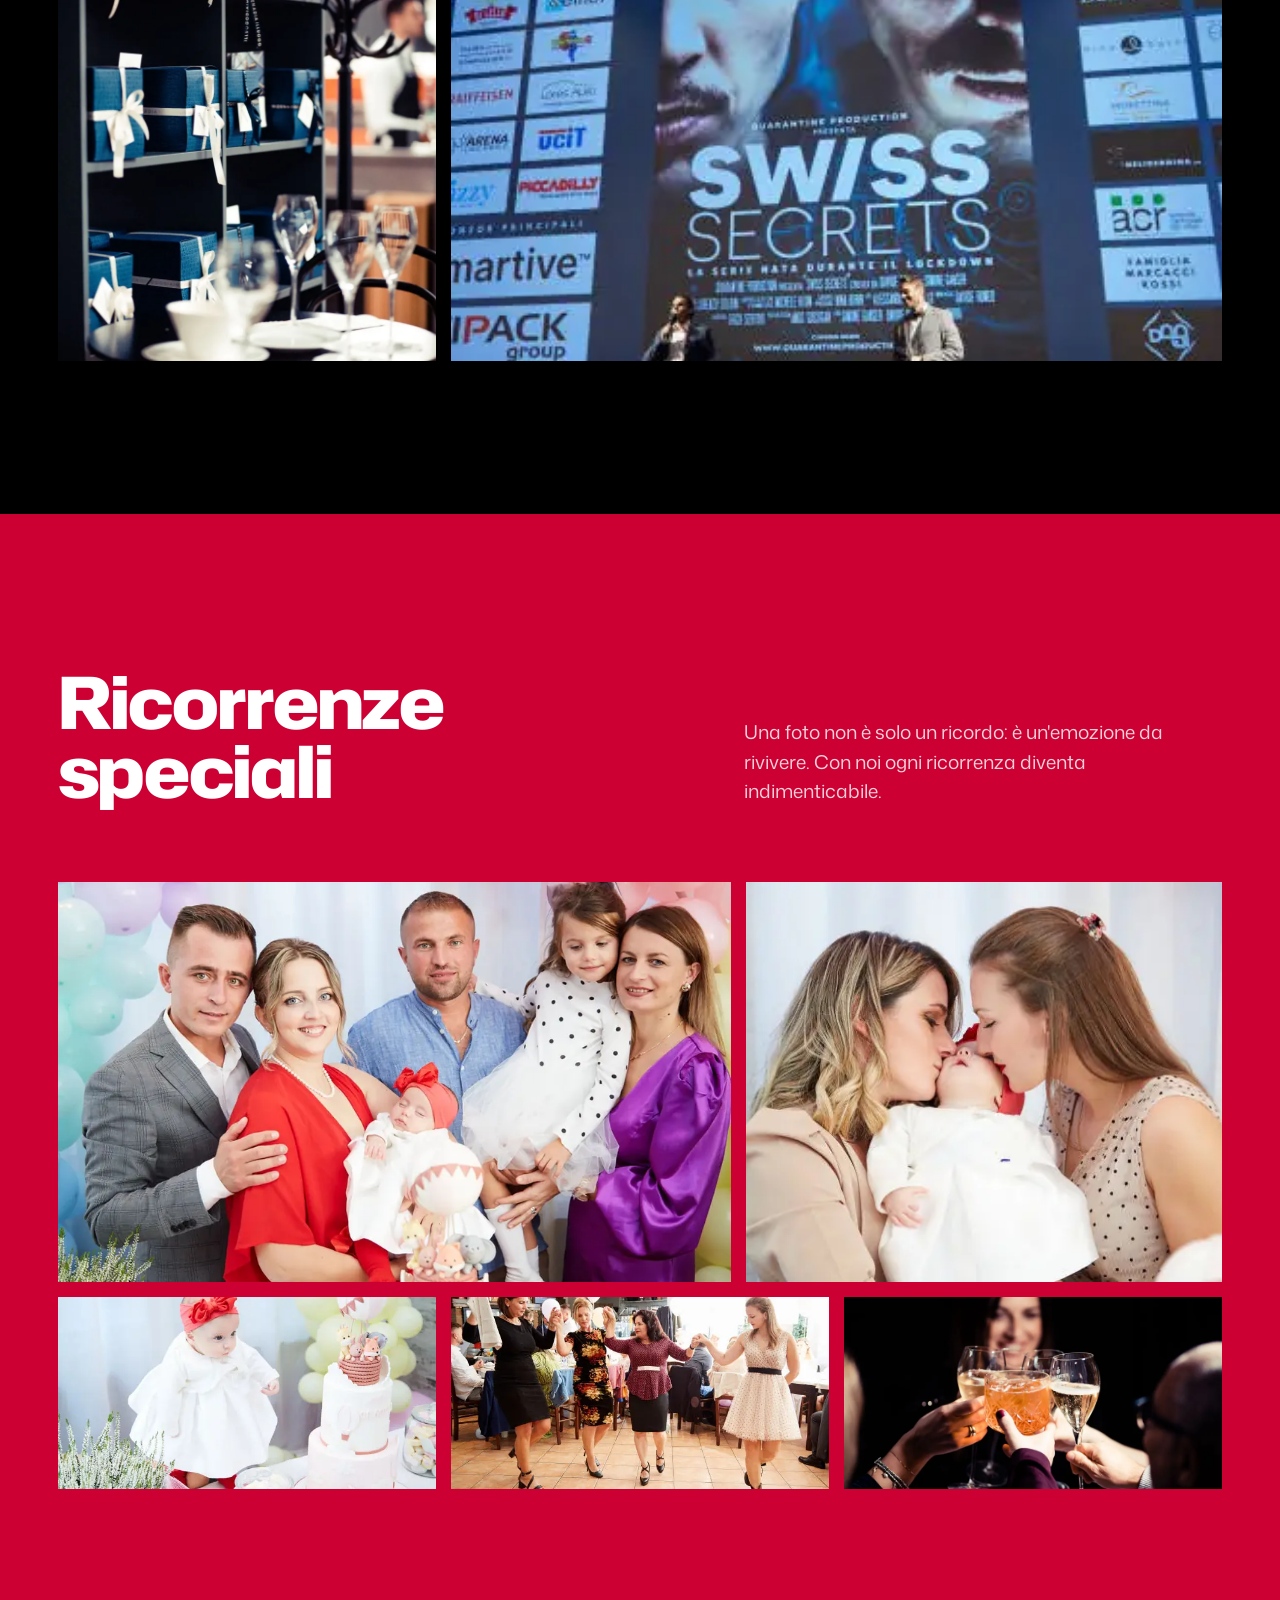
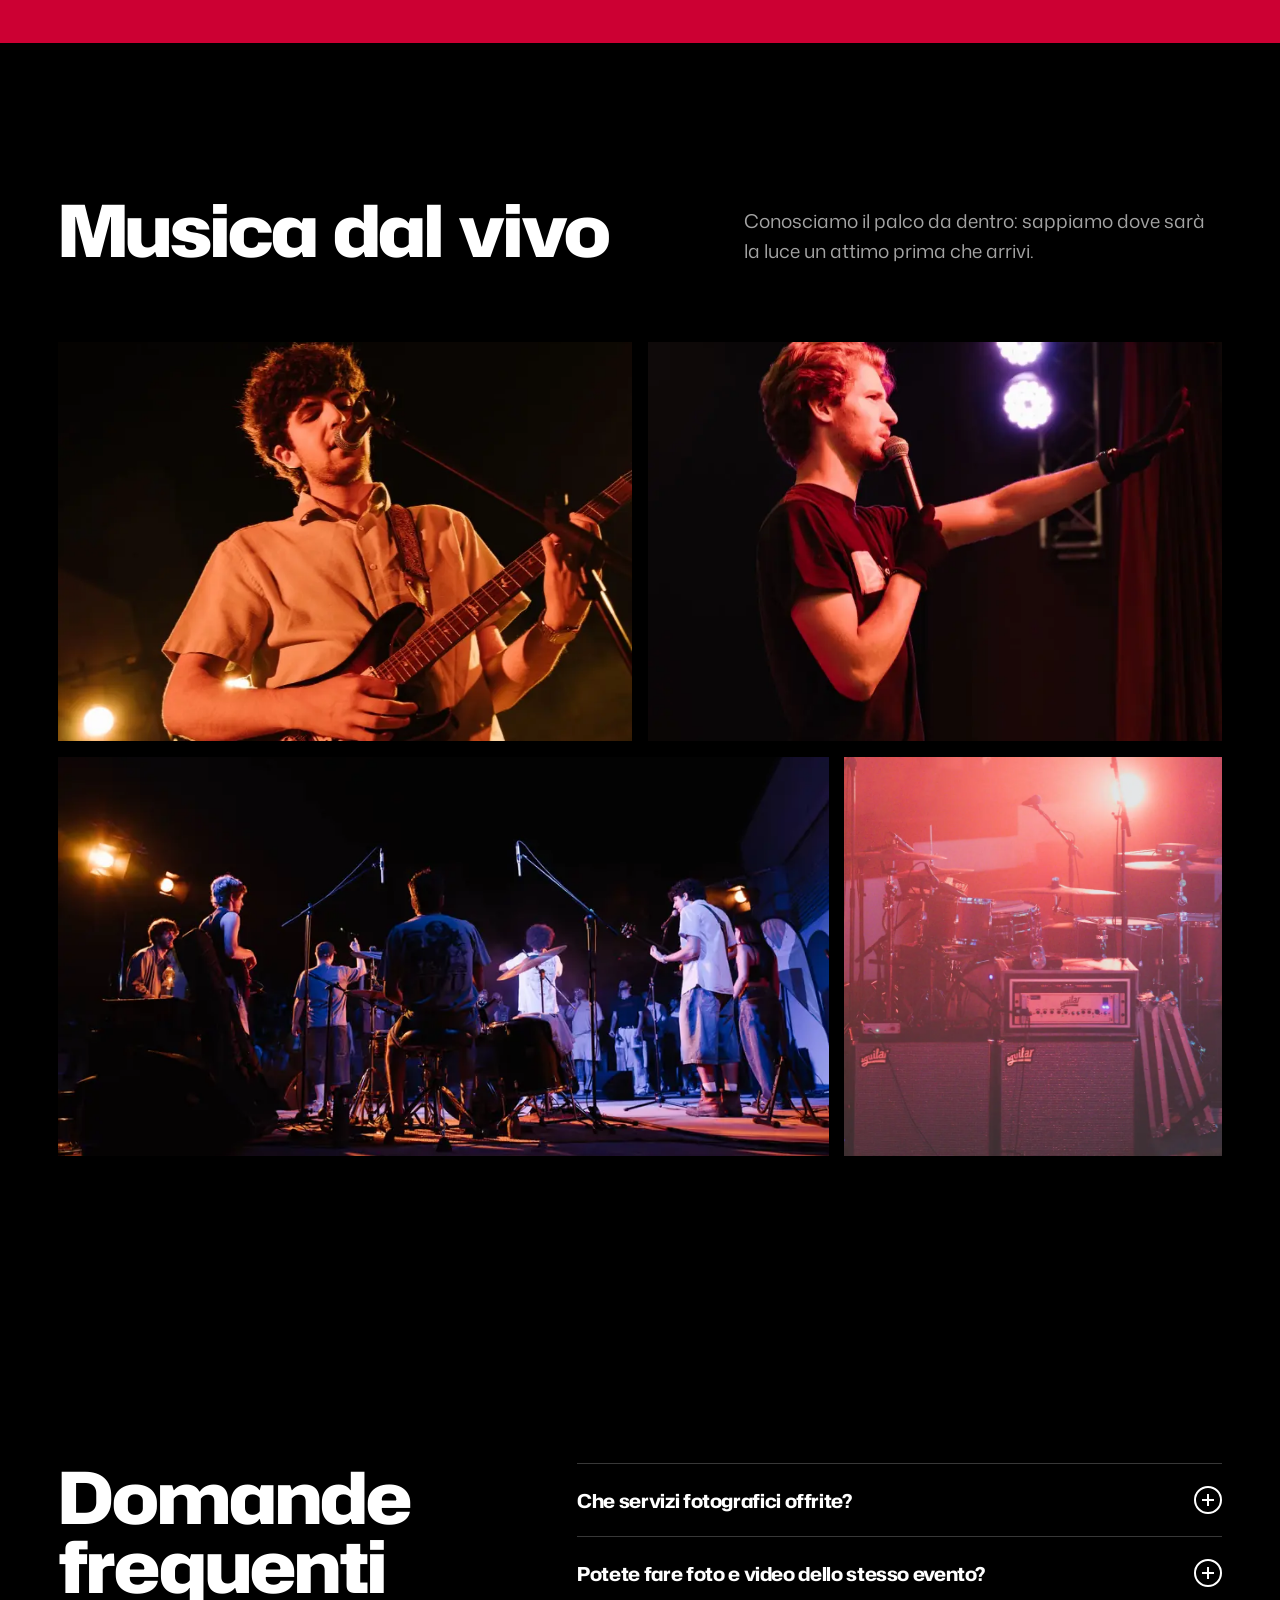
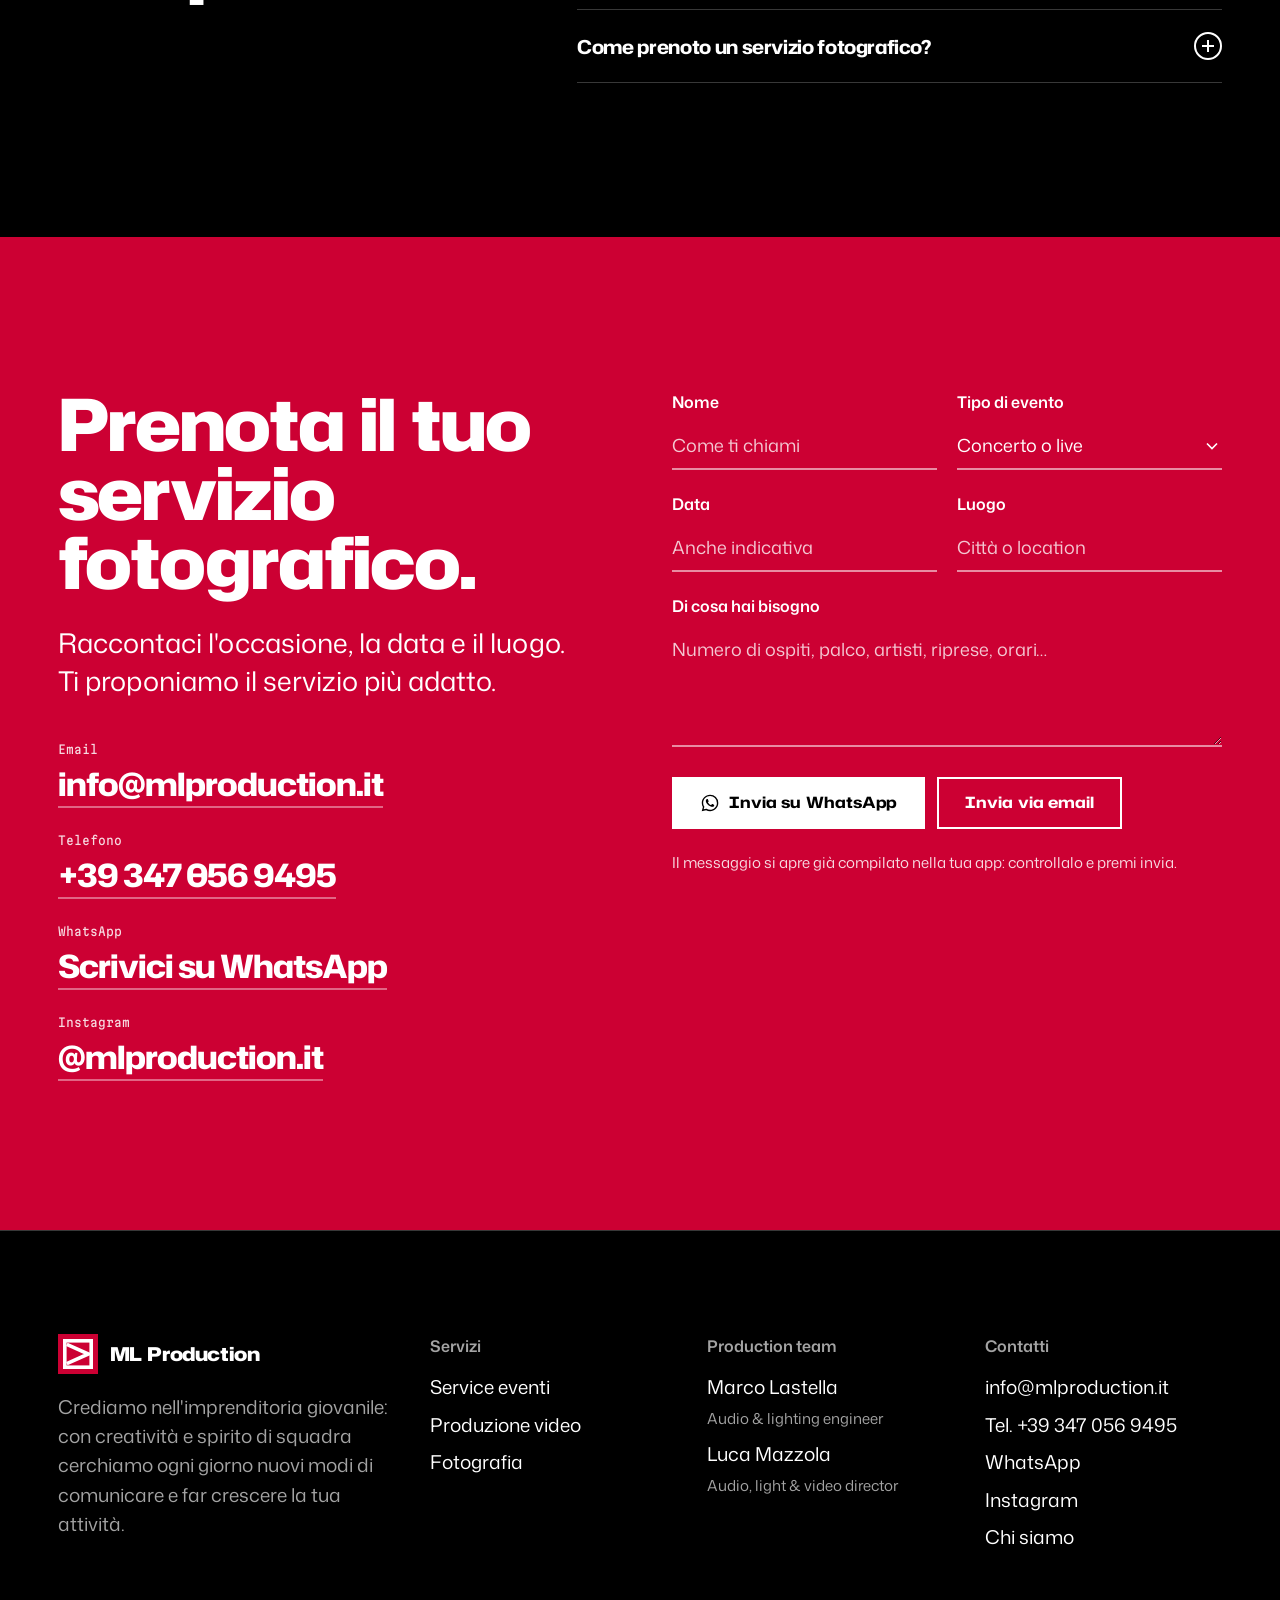
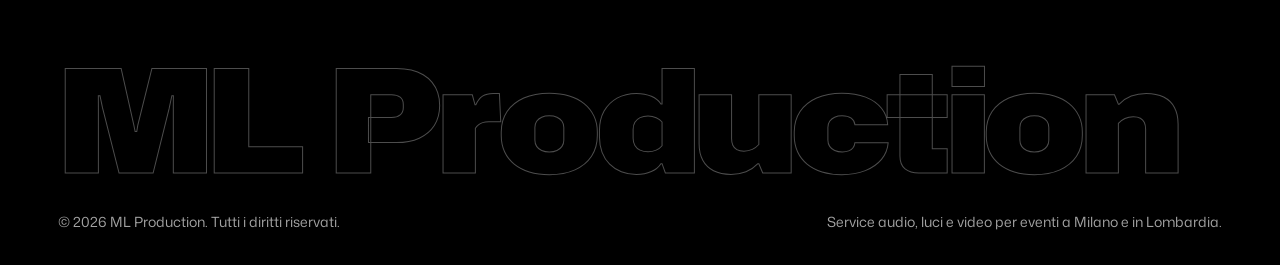
<file: fotografia.html>
<!DOCTYPE html>
<html lang="it">
<head>
<meta charset="utf-8">
<meta name="viewport" content="width=device-width, initial-scale=1">
<title>Fotografo per eventi a Milano | ML Production</title>
<meta name="description" content="Fotografia professionale per eventi aziendali, concerti e ricorrenze private a Milano, in studio e on location. Prenota su WhatsApp.">
<meta name="robots" content="index, follow, max-image-preview:large">
<link rel="canonical" href="https://mlproduction.it/fotografia.html">
<meta property="og:type" content="website">
<meta property="og:site_name" content="ML Production">
<meta property="og:url" content="https://mlproduction.it/fotografia.html">
<meta property="og:title" content="Fotografo per eventi a Milano | ML Production">
<meta property="og:description" content="Fotografia professionale per eventi aziendali, concerti e ricorrenze private a Milano, in studio e on location. Prenota su WhatsApp.">
<meta property="og:image" content="https://mlproduction.it/assets/img/og-foto.jpg">
<meta property="og:image:width" content="1200">
<meta property="og:image:height" content="630">
<meta property="og:locale" content="it_IT">
<meta name="twitter:card" content="summary_large_image">
<meta name="geo.region" content="IT-MI">
<meta name="geo.placename" content="Milano">
<meta name="theme-color" content="#000000">
<link rel="icon" href="assets/img/favicon.svg" type="image/svg+xml">
<link rel="apple-touch-icon" href="assets/img/apple-touch-icon.png">
<link rel="preload" as="image" href="assets/img/cheers.webp" fetchpriority="high">
<link rel="preload" href="assets/fonts/hubot-sans-latin.woff2" as="font" type="font/woff2" crossorigin>
<link rel="preload" href="assets/fonts/mona-sans-latin.woff2" as="font" type="font/woff2" crossorigin>
<link rel="stylesheet" href="assets/css/site.css">
<script>document.documentElement.classList.add("js")</script>
<script type="application/ld+json">
{
 "@context": "https://schema.org",
 "@graph": [
  {
   "@type": "ProfessionalService",
   "@id": "https://mlproduction.it/#business",
   "name": "ML Production",
   "description": "Service audio, luci e video per eventi a Milano: concerti, fiere, convegni, teatro e feste private. Live streaming, produzione video e fotografia.",
   "url": "https://mlproduction.it/",
   "logo": "https://mlproduction.it/assets/img/logo-512.png",
   "image": "https://mlproduction.it/assets/img/og.jpg",
   "telephone": "+393470569495",
   "email": "info@mlproduction.it",
   "address": {
    "@type": "PostalAddress",
    "addressLocality": "Milano",
    "addressRegion": "MI",
    "addressCountry": "IT"
   },
   "areaServed": [
    {
     "@type": "City",
     "name": "Milano"
    },
    {
     "@type": "AdministrativeArea",
     "name": "Lombardia"
    }
   ],
   "sameAs": [
    "https://instagram.com/mlproduction.it"
   ],
   "founder": [
    {
     "@type": "Person",
     "name": "Marco Lastella",
     "jobTitle": "Audio & lighting engineer",
     "sameAs": "https://www.linkedin.com/in/marcolastella/"
    },
    {
     "@type": "Person",
     "name": "Luca Mazzola",
     "jobTitle": "Audio, light & video director"
    }
   ],
   "contactPoint": {
    "@type": "ContactPoint",
    "contactType": "customer service",
    "telephone": "+393470569495",
    "email": "info@mlproduction.it",
    "availableLanguage": [
     "it",
     "en"
    ]
   },
   "knowsAbout": [
    "service audio",
    "service luci",
    "light design",
    "impianti audio per concerti",
    "registrazione live multitraccia",
    "live streaming",
    "broadcast",
    "regia video",
    "produzione video",
    "videoclip",
    "fotografia per eventi"
   ],
   "hasOfferCatalog": {
    "@type": "OfferCatalog",
    "name": "Servizi ML Production",
    "itemListElement": [
     {
      "@type": "Offer",
      "itemOffered": {
       "@type": "Service",
       "name": "Service audio per eventi",
       "description": "Progettazione e allestimento di impianti audio professionali per concerti, fiere, convegni, teatro e feste private: palco, truss, cablaggi, impianti corrente, microfoni e registrazione live multitraccia.",
       "url": "https://mlproduction.it/service-eventi.html"
      }
     },
     {
      "@type": "Offer",
      "itemOffered": {
       "@type": "Service",
       "name": "Service luci per eventi",
       "description": "Light design e messa in opera di impianti luci per concerti, spettacoli ed eventi.",
       "url": "https://mlproduction.it/service-eventi.html"
      }
     },
     {
      "@type": "Offer",
      "itemOffered": {
       "@type": "Service",
       "name": "Live streaming e broadcast",
       "description": "Riprese dal vivo, streaming e broadcasting di concerti, teatro ed eventi corporate.",
       "url": "https://mlproduction.it/produzione-video.html"
      }
     },
     {
      "@type": "Offer",
      "itemOffered": {
       "@type": "Service",
       "name": "Produzione video",
       "description": "Spot pubblicitari, video aziendali, videoclip musicali e contenuti per i social, dal concept alla consegna.",
       "url": "https://mlproduction.it/produzione-video.html"
      }
     },
     {
      "@type": "Offer",
      "itemOffered": {
       "@type": "Service",
       "name": "Fotografia per eventi",
       "description": "Fotografia per eventi aziendali, musicali e ricorrenze private, in studio e on location.",
       "url": "https://mlproduction.it/fotografia.html"
      }
     }
    ]
   }
  },
  {
   "@type": "WebSite",
   "@id": "https://mlproduction.it/#website",
   "url": "https://mlproduction.it/",
   "name": "ML Production",
   "inLanguage": "it-IT",
   "publisher": {
    "@id": "https://mlproduction.it/#business"
   }
  },
  {
   "@type": "Service",
   "@id": "https://mlproduction.it/fotografia.html#service",
   "name": "Fotografia per eventi",
   "serviceType": "Fotografia per eventi",
   "description": "Fotografia per eventi aziendali, musicali e ricorrenze private, in studio e on location.",
   "url": "https://mlproduction.it/fotografia.html",
   "provider": {
    "@id": "https://mlproduction.it/#business"
   },
   "areaServed": [
    {
     "@type": "City",
     "name": "Milano"
    },
    {
     "@type": "AdministrativeArea",
     "name": "Lombardia"
    }
   ]
  },
  {
   "@type": "BreadcrumbList",
   "itemListElement": [
    {
     "@type": "ListItem",
     "position": 1,
     "name": "Home",
     "item": "https://mlproduction.it/"
    },
    {
     "@type": "ListItem",
     "position": 2,
     "name": "Fotografia",
     "item": "https://mlproduction.it/fotografia.html"
    }
   ]
  },
  {
   "@type": "FAQPage",
   "mainEntity": [
    {
     "@type": "Question",
     "name": "Che servizi fotografici offrite?",
     "acceptedAnswer": {
      "@type": "Answer",
      "text": "Fotografia per eventi aziendali, concerti e musica dal vivo, ricorrenze private come battesimi e feste, in studio e on location."
     }
    },
    {
     "@type": "Question",
     "name": "Potete fare foto e video dello stesso evento?",
     "acceptedAnswer": {
      "@type": "Answer",
      "text": "Sì, possiamo coprire lo stesso evento con service tecnico, riprese video e fotografia, con un unico referente."
     }
    },
    {
     "@type": "Question",
     "name": "Come prenoto un servizio fotografico?",
     "acceptedAnswer": {
      "@type": "Answer",
      "text": "Scrivici su WhatsApp al +39 347 056 9495 o a info@mlproduction.it indicando occasione, data e luogo."
     }
    }
   ]
  }
 ]
}
</script>
</head>
<body>
<a class="skip" href="#main">Vai al contenuto</a>
<header class="top">
  <div class="wrap top__in">
    <a class="brand" href="index.html" aria-label="ML Production, home"><svg viewBox="0 0 100 100" aria-hidden="true"><rect width="100" height="100" fill="#cc0033"/><rect x="17" y="17" width="66" height="66" fill="none" stroke="#fff" stroke-width="9"/><polyline points="22,26 76,50 22,74" fill="none" stroke="#fff" stroke-width="9" stroke-linejoin="miter"/></svg><span>ML Production</span></a>
    <nav class="nav" aria-label="Principale">
<a href="service-eventi.html">Service eventi</a>
<a href="produzione-video.html">Produzione video</a>
<a href="fotografia.html" aria-current="page">Fotografia</a>
<a href="chi-siamo.html">Chi siamo</a>
      <a class="btn" href="#contatti">Richiedi un preventivo</a>
    </nav>
    <button class="burger" type="button" aria-expanded="false" aria-controls="drawer" aria-label="Apri il menu"><span></span><span></span><span></span></button>
  </div>
</header>
<div class="drawer" id="drawer" aria-hidden="true">
  <nav aria-label="Menu mobile">
<a href="index.html">Home</a>
<a href="service-eventi.html">Service eventi</a>
<a href="produzione-video.html">Produzione video</a>
<a href="fotografia.html">Fotografia</a>
<a href="chi-siamo.html">Chi siamo</a>
<a href="#contatti">Contatti</a>
  </nav>
  <div class="drawer__meta">
    <a href="mailto:info@mlproduction.it">info@mlproduction.it</a>
    <a href="tel:+393470569495">Chiama +39 347 056 9495</a>
    <a href="https://wa.me/393470569495">WhatsApp</a>
  </div>
</div>
<main id="main">
<section class="spot spot--page" data-spot data-x="0.5" data-y="0.4" aria-labelledby="page-t">
  <div class="spot__img" style="background-image:url('assets/img/cheers.webp')" role="img" aria-label="Brindisi con calici di spritz durante un evento"></div>
  <div class="spot__lit" style="background-image:url('assets/img/cheers.webp')" aria-hidden="true"></div>
  <div class="spot__haze" aria-hidden="true"></div>
  <div class="spot__shade" aria-hidden="true"></div>
  <div class="wrap spot__copy">
    <a class="crumb" href="index.html">ML Production</a>
    <h1 class="display" id="page-t">Fotografia per eventi</h1>
    <p class="lead spot__reveal">Fotografia per eventi aziendali, concerti e ricorrenze a Milano. Progettiamo insieme l'immagine del tuo brand e dei tuoi momenti più importanti.</p>
    <div class="btns spot__reveal"><a class="btn" href="#contatti">Prenota un servizio</a></div>
  </div>
</section>

<section class="sec" aria-labelledby="corp-t">
  <div class="wrap">
    <div class="sec__head">
      <h2 class="h2" id="corp-t">Eventi corporate</h2>
      <p>Il tuo evento, le nostre immagini. Convegni, presentazioni e serate di gala raccontate con stile e precisione.</p>
    </div>
    <div class="grid-photos">
      <button class="g-b" type="button" data-full="assets/img/swiss-stage.webp" aria-label="Ingrandisci: Relatore sul palco di Swiss Secrets"><img src="assets/img/swiss-stage-s.webp" alt="Relatore sul palco di Swiss Secrets" loading="lazy" decoding="async"></button>
      <button class="g-a" type="button" data-full="assets/img/gala-woman.webp" aria-label="Ingrandisci: Ospite in abito verde a una serata di gala"><img src="assets/img/gala-woman-s.webp" alt="Ospite in abito verde a una serata di gala" loading="lazy" decoding="async"></button>
      <button class="g-c" type="button" data-full="assets/img/gala-gifts.webp" aria-label="Ingrandisci: Allestimento con confezioni regalo e calici"><img src="assets/img/gala-gifts-s.webp" alt="Allestimento con confezioni regalo e calici" loading="lazy" decoding="async"></button>
      <button class="g-d" type="button" data-full="assets/img/swiss-poster.webp" aria-label="Ingrandisci: Palco di Swiss Secrets con il maxischermo"><img src="assets/img/swiss-poster-s.webp" alt="Palco di Swiss Secrets con il maxischermo" loading="lazy" decoding="async"></button>
    </div>
  </div>
</section>

<section class="flood sec" aria-labelledby="ric-t">
  <div class="wrap">
    <div class="sec__head">
      <h2 class="h2" id="ric-t">Ricorrenze speciali</h2>
      <p>Una foto non è solo un ricordo: è un'emozione da rivivere. Con noi ogni ricorrenza diventa indimenticabile.</p>
    </div>
    <div class="grid-photos">
      <button class="g-a" type="button" data-full="assets/img/party-family.webp" aria-label="Ingrandisci: Ritratto di famiglia durante una festa"><img src="assets/img/party-family-s.webp" alt="Ritratto di famiglia durante una festa" loading="lazy" decoding="async"></button>
      <button class="g-b" type="button" data-full="assets/img/party-kiss.webp" aria-label="Ingrandisci: Mamma che bacia la sua bambina"><img src="assets/img/party-kiss-s.webp" alt="Mamma che bacia la sua bambina" loading="lazy" decoding="async"></button>
      <button class="g-f" type="button" data-full="assets/img/party-baby.webp" aria-label="Ingrandisci: Bambina accanto alla torta della festa"><img src="assets/img/party-baby-s.webp" alt="Bambina accanto alla torta della festa" loading="lazy" decoding="async"></button>
      <button class="g-f" type="button" data-full="assets/img/party-dance.webp" aria-label="Ingrandisci: Ospiti che ballano durante la festa"><img src="assets/img/party-dance-s.webp" alt="Ospiti che ballano durante la festa" loading="lazy" decoding="async"></button>
      <button class="g-f" type="button" data-full="assets/img/cheers.webp" aria-label="Ingrandisci: Brindisi tra amici"><img src="assets/img/cheers-s.webp" alt="Brindisi tra amici" loading="lazy" decoding="async"></button>
    </div>
  </div>
</section>

<section class="sec" aria-labelledby="mus-t">
  <div class="wrap">
    <div class="sec__head">
      <h2 class="h2" id="mus-t">Musica dal vivo</h2>
      <p>Conosciamo il palco da dentro: sappiamo dove sarà la luce un attimo prima che arrivi.</p>
    </div>
    <div class="grid-photos">
      <button class="g-e" type="button" data-full="assets/img/jam-guitar.webp" aria-label="Ingrandisci: Chitarrista che canta sotto luci calde"><img src="assets/img/jam-guitar-s.webp" alt="Chitarrista che canta sotto luci calde" loading="lazy" decoding="async"></button>
      <button class="g-e" type="button" data-full="assets/img/singer-spot.webp" aria-label="Ingrandisci: Cantante in un fascio di luce bianca"><img src="assets/img/singer-spot-s.webp" alt="Cantante in un fascio di luce bianca" loading="lazy" decoding="async"></button>
      <button class="g-d" type="button" data-full="assets/img/stage-blue.webp" aria-label="Ingrandisci: Band sul palco con luci blu"><img src="assets/img/stage-blue-s.webp" alt="Band sul palco con luci blu" loading="lazy" decoding="async"></button>
      <button class="g-c" type="button" data-full="assets/img/drums-red.webp" aria-label="Ingrandisci: Batteria illuminata di rosso"><img src="assets/img/drums-red-s.webp" alt="Batteria illuminata di rosso" loading="lazy" decoding="async"></button>
    </div>
  </div>
</section>

<section class="sec" aria-labelledby="faq-t">
  <div class="wrap faq">
    <h2 class="h2" id="faq-t">Domande frequenti</h2>
    <div class="faq__list">
<details class="faq__item"><summary><span>Che servizi fotografici offrite?</span><i aria-hidden="true"></i></summary><p>Fotografia per eventi aziendali, concerti e musica dal vivo, ricorrenze private come battesimi e feste, in studio e on location.</p></details>
<details class="faq__item"><summary><span>Potete fare foto e video dello stesso evento?</span><i aria-hidden="true"></i></summary><p>Sì, possiamo coprire lo stesso evento con service tecnico, riprese video e fotografia, con un unico referente.</p></details>
<details class="faq__item"><summary><span>Come prenoto un servizio fotografico?</span><i aria-hidden="true"></i></summary><p>Scrivici su WhatsApp al +39 347 056 9495 o a info@mlproduction.it indicando occasione, data e luogo.</p></details>
    </div>
  </div>
</section>

<section class="flood sec" id="contatti" aria-labelledby="contatti-t">
  <div class="wrap contact">
    <div>
      <h2 class="h2" id="contatti-t">Prenota il tuo servizio fotografico.</h2>
      <p class="lead" style="margin-top:28px">Raccontaci l'occasione, la data e il luogo. Ti proponiamo il servizio più adatto.</p>
      <div class="contact__direct">
        <a href="mailto:info@mlproduction.it"><small>Email</small><strong>info@mlproduction.it</strong></a>
        <a href="tel:+393470569495"><small>Telefono</small><strong>+39 347 056 9495</strong></a>
        <a href="https://wa.me/393470569495"><small>WhatsApp</small><strong>Scrivici su WhatsApp</strong></a>
        <a href="https://instagram.com/mlproduction.it"><small>Instagram</small><strong>@mlproduction.it</strong></a>
      </div>
    </div>
    <form class="form" data-brief novalidate>
      <div class="field"><label for="f-nome">Nome</label><input id="f-nome" name="nome" autocomplete="name" placeholder="Come ti chiami"></div>
      <div class="field"><label for="f-tipo">Tipo di evento</label>
        <select id="f-tipo" name="tipo">
          <option>Concerto o live</option><option>Convegno o fiera</option><option>Festa privata o ricorrenza</option>
          <option>Teatro o spettacolo</option><option>Produzione video</option><option>Live streaming</option><option>Servizio fotografico</option><option>Altro</option>
        </select></div>
      <div class="field"><label for="f-data">Data</label><input id="f-data" name="data" placeholder="Anche indicativa"></div>
      <div class="field"><label for="f-luogo">Luogo</label><input id="f-luogo" name="luogo" placeholder="Città o location"></div>
      <div class="field field--full"><label for="f-msg">Di cosa hai bisogno</label><textarea id="f-msg" name="messaggio" placeholder="Numero di ospiti, palco, artisti, riprese, orari…"></textarea></div>
      <p class="form__err" role="alert" hidden></p>
      <div class="btns">
        <button class="btn btn--onred" type="button" data-send="wa"><svg viewBox="0 0 24 24" fill="currentColor" aria-hidden="true"><path d="M12.04 2C6.58 2 2.13 6.45 2.13 11.91c0 1.75.46 3.45 1.32 4.95L2.05 22l5.25-1.38a9.9 9.9 0 0 0 4.74 1.21h.01c5.46 0 9.9-4.45 9.9-9.91a9.86 9.86 0 0 0-2.9-7.01A9.82 9.82 0 0 0 12.04 2Zm0 18.15h-.01a8.2 8.2 0 0 1-4.19-1.15l-.3-.18-3.12.82.83-3.04-.2-.31a8.24 8.24 0 0 1-1.26-4.38c0-4.54 3.7-8.24 8.25-8.24 2.2 0 4.27.86 5.83 2.42a8.18 8.18 0 0 1 2.41 5.83c0 4.55-3.7 8.24-8.24 8.24Zm4.52-6.17c-.25-.12-1.47-.72-1.69-.81-.23-.08-.39-.12-.56.13-.16.24-.64.8-.78.97-.15.16-.29.18-.54.06-.25-.13-1.05-.39-1.99-1.23-.74-.66-1.23-1.47-1.38-1.72-.14-.25-.01-.38.11-.5.11-.11.25-.29.37-.43.13-.15.17-.25.25-.42.08-.16.04-.31-.02-.43-.06-.13-.56-1.35-.77-1.84-.2-.48-.41-.42-.56-.43h-.48a.92.92 0 0 0-.66.31c-.23.25-.87.85-.87 2.07 0 1.22.89 2.4 1.01 2.56.13.17 1.75 2.67 4.23 3.74.59.26 1.05.41 1.41.52.59.19 1.13.16 1.56.1.48-.07 1.47-.6 1.67-1.18.21-.58.21-1.07.15-1.18-.06-.1-.22-.16-.47-.29Z"/></svg>Invia su WhatsApp</button>
        <button class="btn btn--ghost" type="button" data-send="mail">Invia via email</button>
      </div>
      <p class="form__note">Il messaggio si apre già compilato nella tua app: controllalo e premi invia.</p>
    </form>
  </div>
</section>

</main>
<footer class="foot">
  <div class="wrap">
    <div class="foot__grid">
      <div>
        <a class="brand" href="index.html" aria-label="ML Production, home"><svg viewBox="0 0 100 100" aria-hidden="true"><rect width="100" height="100" fill="#cc0033"/><rect x="17" y="17" width="66" height="66" fill="none" stroke="#fff" stroke-width="9"/><polyline points="22,26 76,50 22,74" fill="none" stroke="#fff" stroke-width="9" stroke-linejoin="miter"/></svg><span>ML Production</span></a>
        <p class="foot__phil">Crediamo nell'imprenditoria giovanile: con creatività e spirito di squadra cerchiamo ogni giorno nuovi modi di comunicare e far crescere la tua attività.</p>
      </div>
      <div><h2>Servizi</h2><ul>
<li><a href="service-eventi.html">Service eventi</a></li>
<li><a href="produzione-video.html">Produzione video</a></li>
<li><a href="fotografia.html">Fotografia</a></li>
      </ul></div>
      <div><h2>Production team</h2><ul>
        <li>Marco Lastella<br><span class="muted small">Audio &amp; lighting engineer</span></li>
        <li>Luca Mazzola<br><span class="muted small">Audio, light &amp; video director</span></li>
      </ul></div>
      <div><h2>Contatti</h2><ul>
        <li><a href="mailto:info@mlproduction.it">info@mlproduction.it</a></li>
        <li><a href="tel:+393470569495">Tel. +39 347 056 9495</a></li>
        <li><a href="https://wa.me/393470569495">WhatsApp</a></li>
        <li><a href="https://instagram.com/mlproduction.it">Instagram</a></li>
        <li><a href="chi-siamo.html">Chi siamo</a></li>
      </ul></div>
    </div>
    <p class="foot__word" aria-hidden="true"><span class="w-out">ML Production</span><span class="w-fill">ML Production</span></p>
    <div class="foot__base">
      <span>© <span data-year>2026</span> ML Production. Tutti i diritti riservati.</span>
      <span>Service audio, luci e video per eventi a Milano e in Lombardia.</span>
    </div>
  </div>
</footer>
<a class="wa" href="https://wa.me/393470569495" aria-label="Scrivici su WhatsApp"><svg viewBox="0 0 24 24" fill="currentColor" aria-hidden="true"><path d="M12.04 2C6.58 2 2.13 6.45 2.13 11.91c0 1.75.46 3.45 1.32 4.95L2.05 22l5.25-1.38a9.9 9.9 0 0 0 4.74 1.21h.01c5.46 0 9.9-4.45 9.9-9.91a9.86 9.86 0 0 0-2.9-7.01A9.82 9.82 0 0 0 12.04 2Zm0 18.15h-.01a8.2 8.2 0 0 1-4.19-1.15l-.3-.18-3.12.82.83-3.04-.2-.31a8.24 8.24 0 0 1-1.26-4.38c0-4.54 3.7-8.24 8.25-8.24 2.2 0 4.27.86 5.83 2.42a8.18 8.18 0 0 1 2.41 5.83c0 4.55-3.7 8.24-8.24 8.24Zm4.52-6.17c-.25-.12-1.47-.72-1.69-.81-.23-.08-.39-.12-.56.13-.16.24-.64.8-.78.97-.15.16-.29.18-.54.06-.25-.13-1.05-.39-1.99-1.23-.74-.66-1.23-1.47-1.38-1.72-.14-.25-.01-.38.11-.5.11-.11.25-.29.37-.43.13-.15.17-.25.25-.42.08-.16.04-.31-.02-.43-.06-.13-.56-1.35-.77-1.84-.2-.48-.41-.42-.56-.43h-.48a.92.92 0 0 0-.66.31c-.23.25-.87.85-.87 2.07 0 1.22.89 2.4 1.01 2.56.13.17 1.75 2.67 4.23 3.74.59.26 1.05.41 1.41.52.59.19 1.13.16 1.56.1.48-.07 1.47-.6 1.67-1.18.21-.58.21-1.07.15-1.18-.06-.1-.22-.16-.47-.29Z"/></svg></a>
<dialog class="lb" aria-label="Foto ingrandita"><div><img alt=""><p></p></div><button class="icon-btn" type="button" aria-label="Chiudi"><svg viewBox="0 0 24 24" fill="none" stroke="currentColor" stroke-width="2" aria-hidden="true"><path d="M6 6l12 12M18 6 6 18"/></svg></button></dialog>
<script src="assets/js/site.js" defer></script>
</body>
</html>
</file>
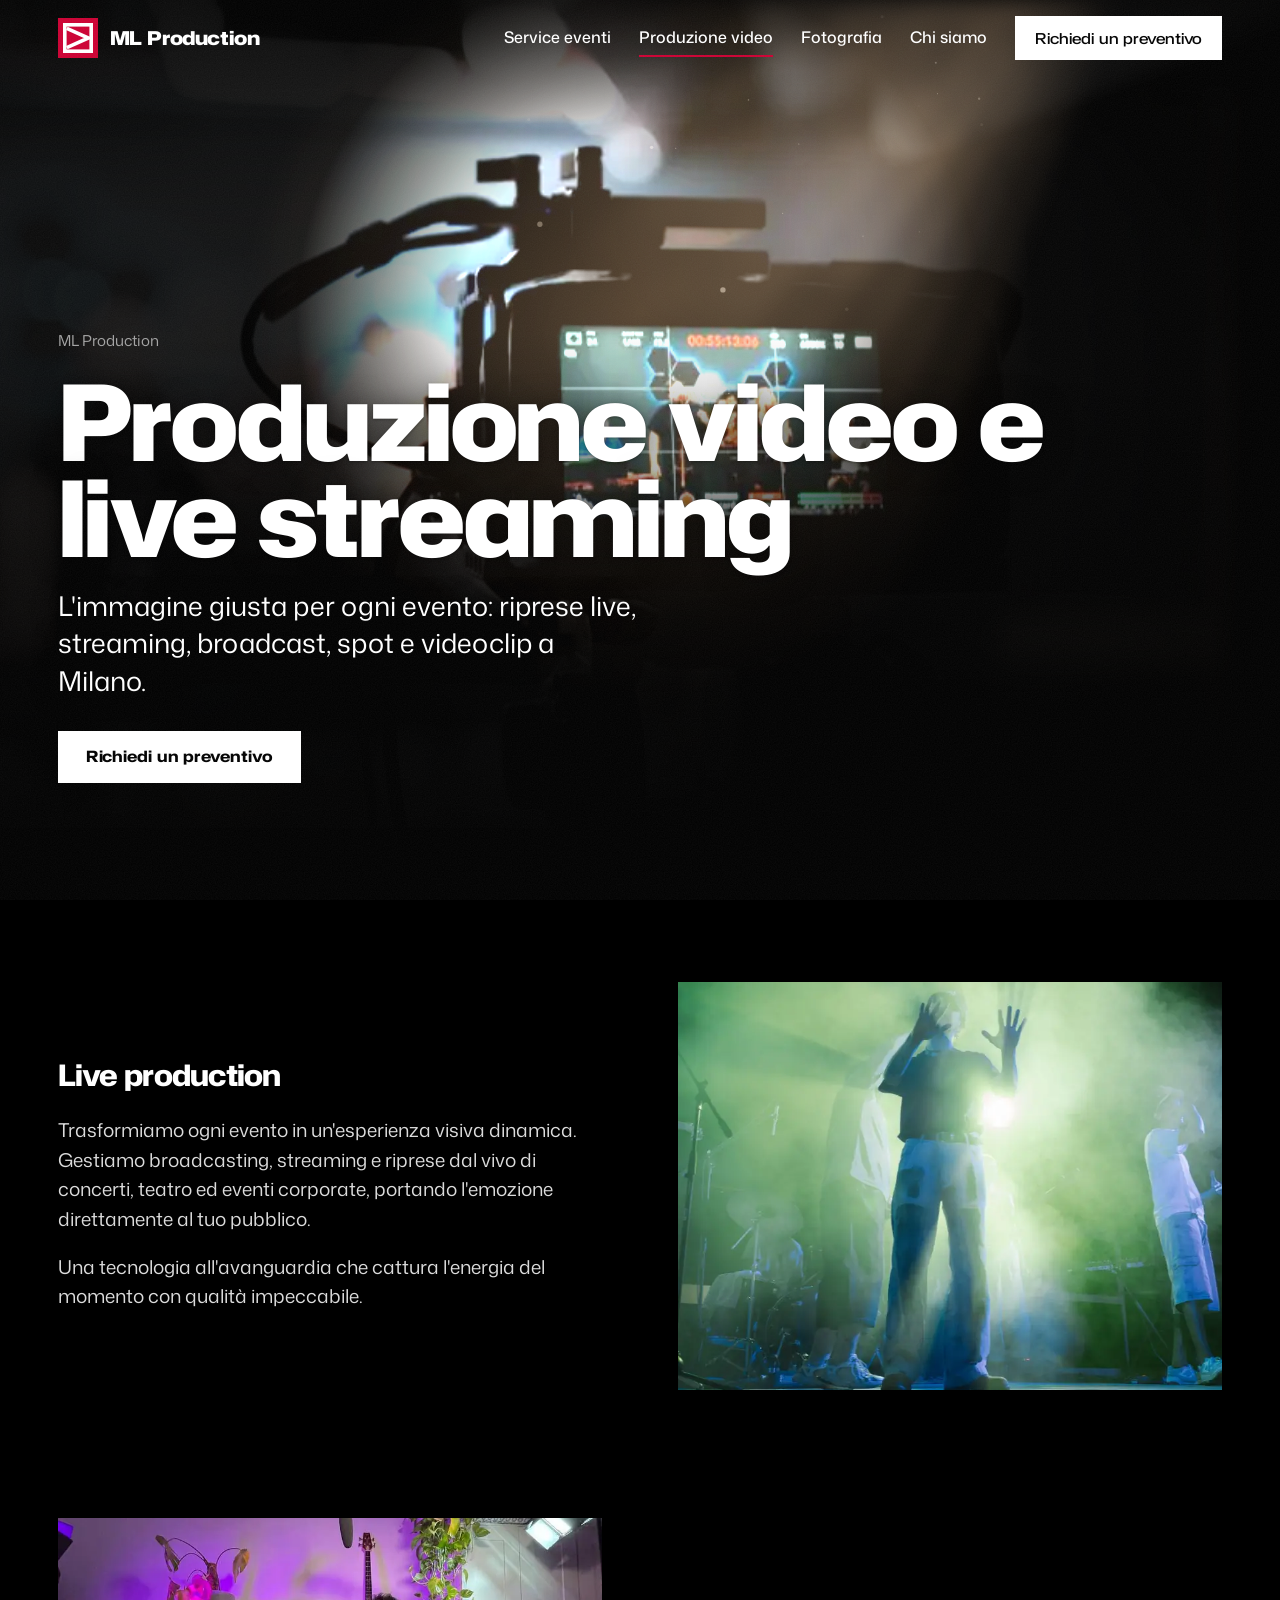
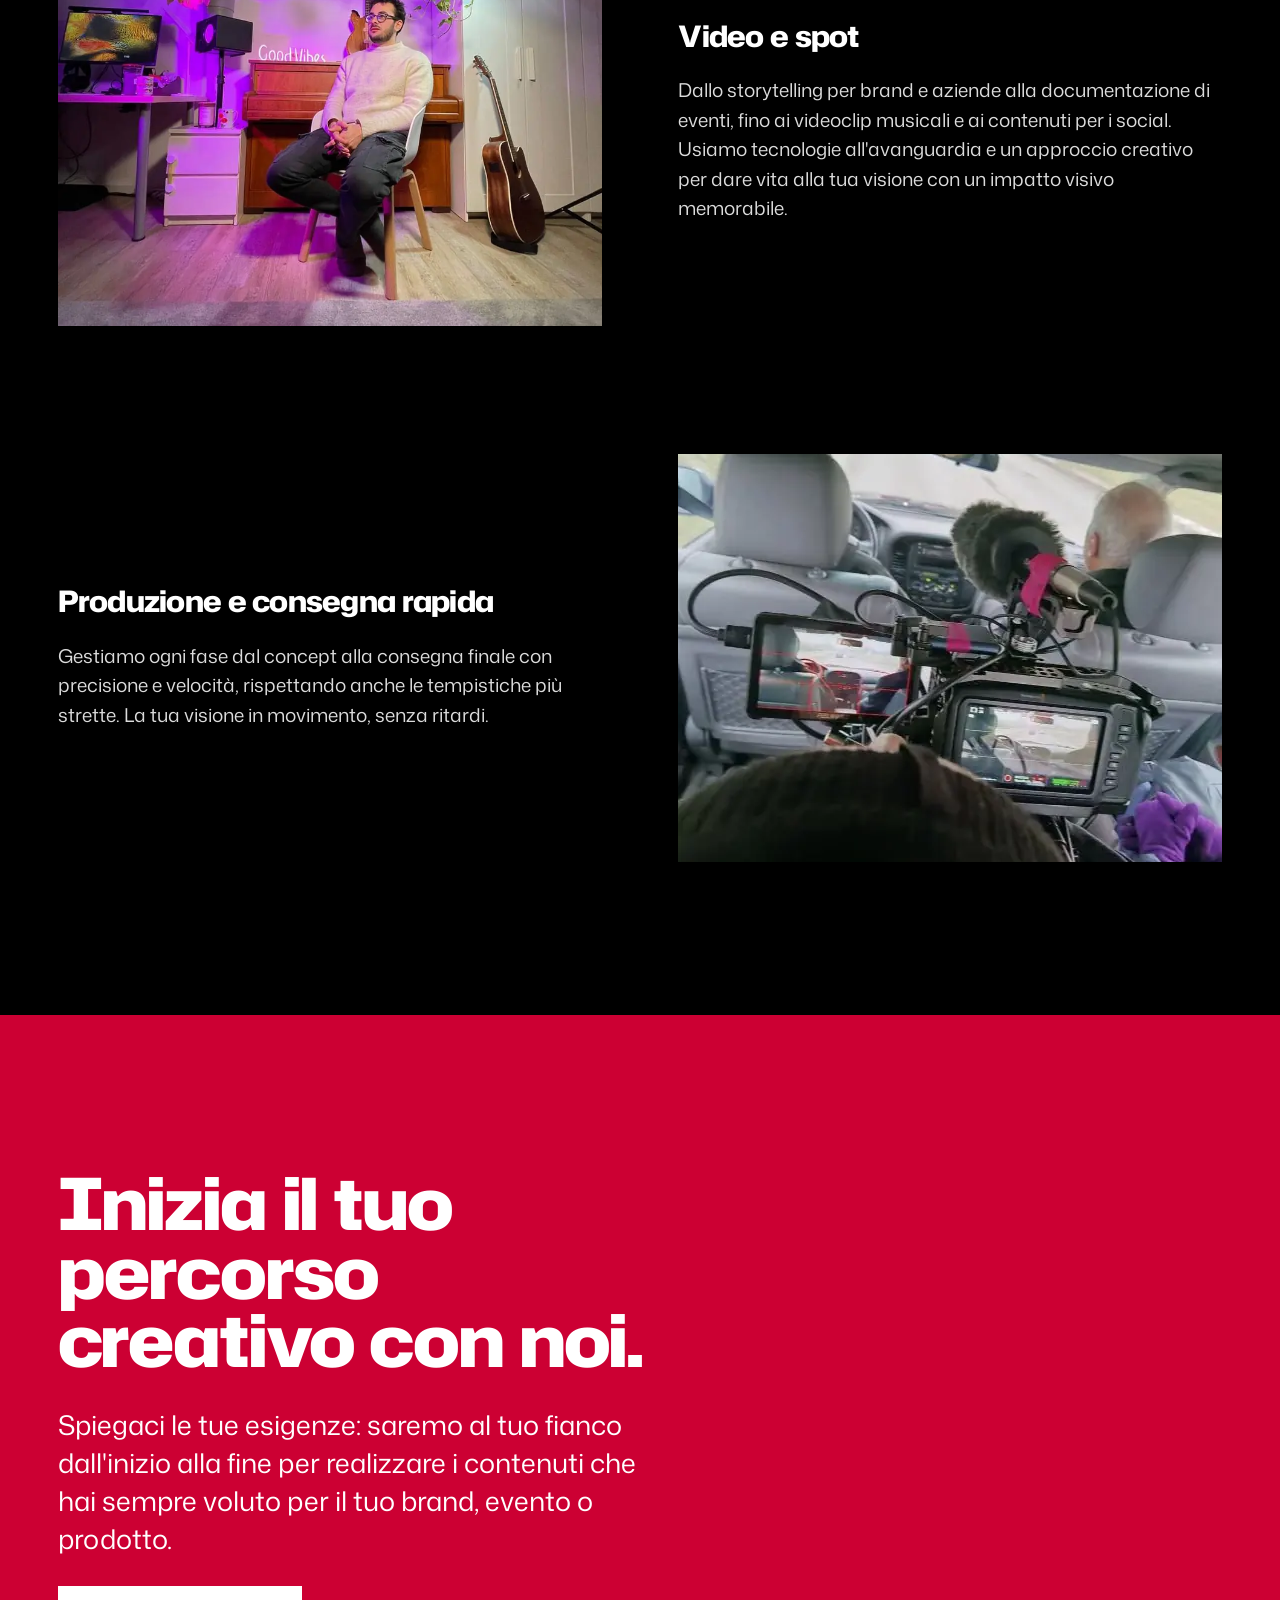
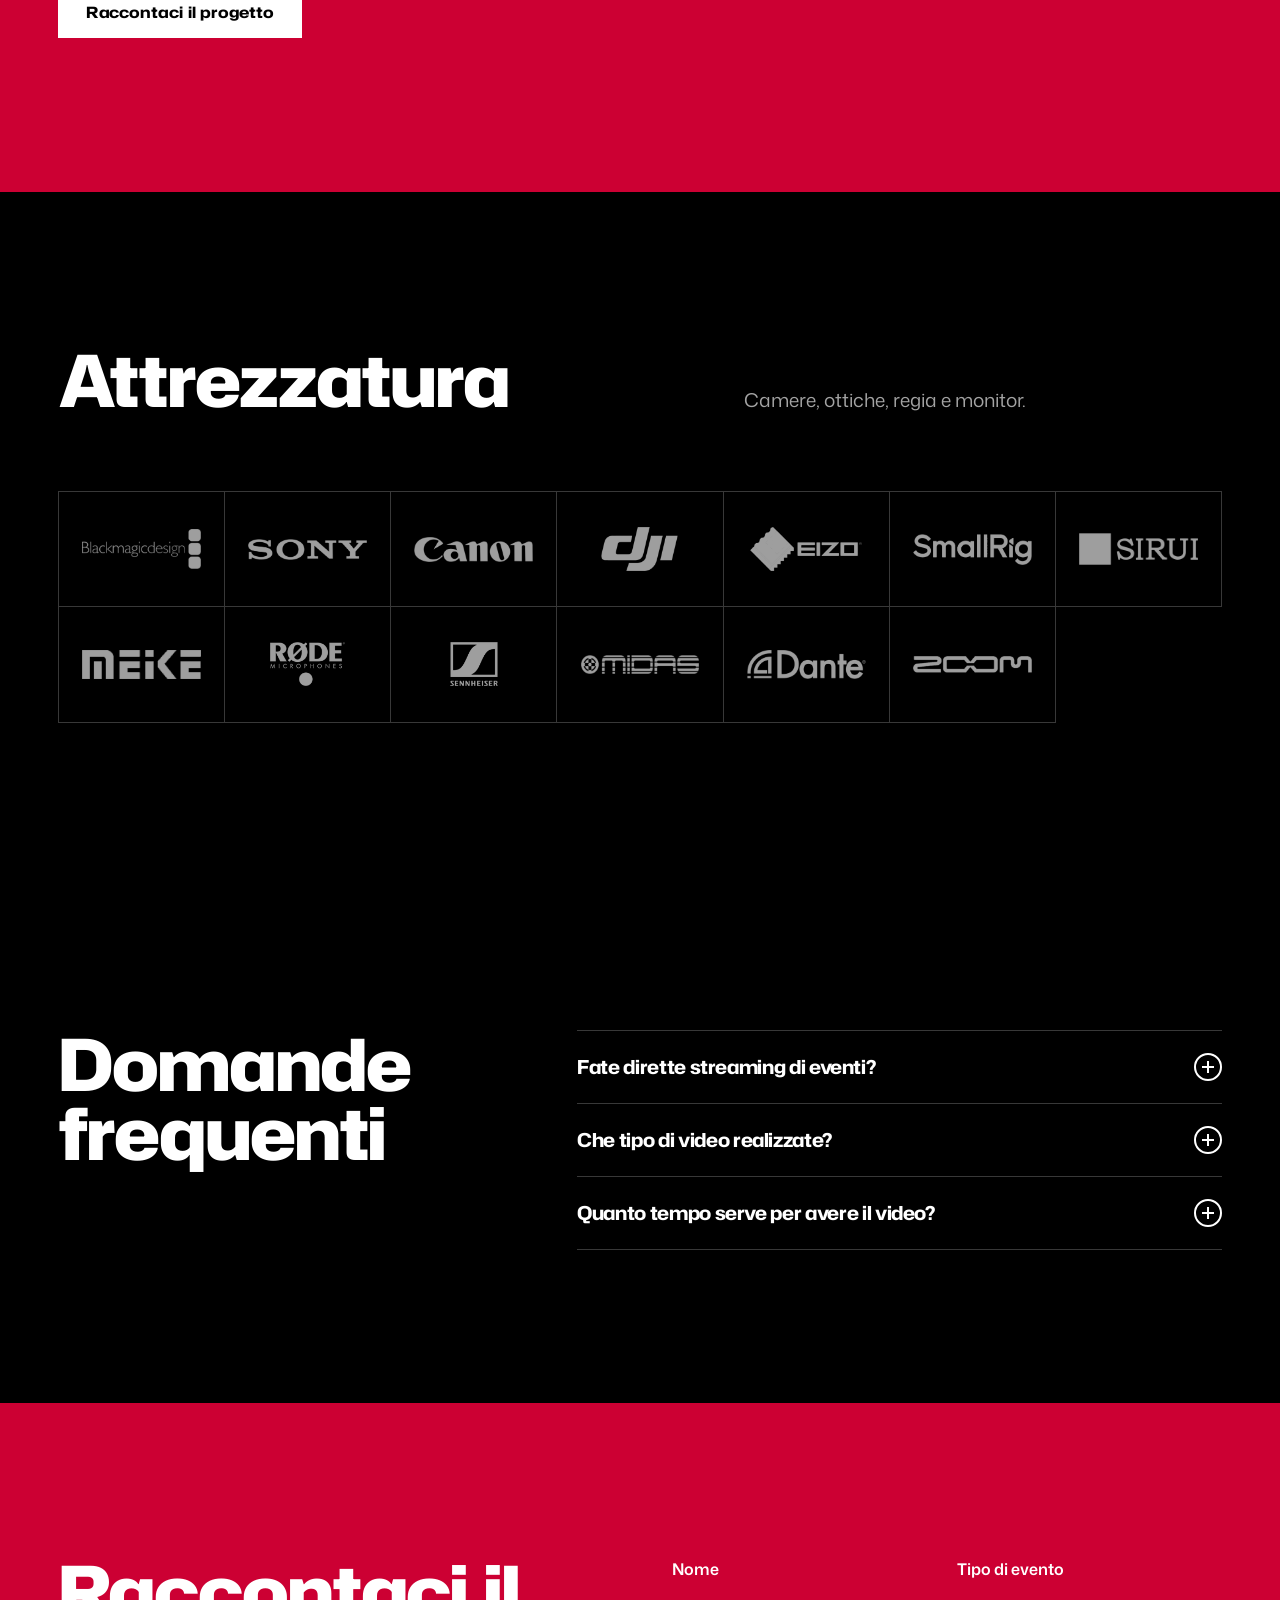
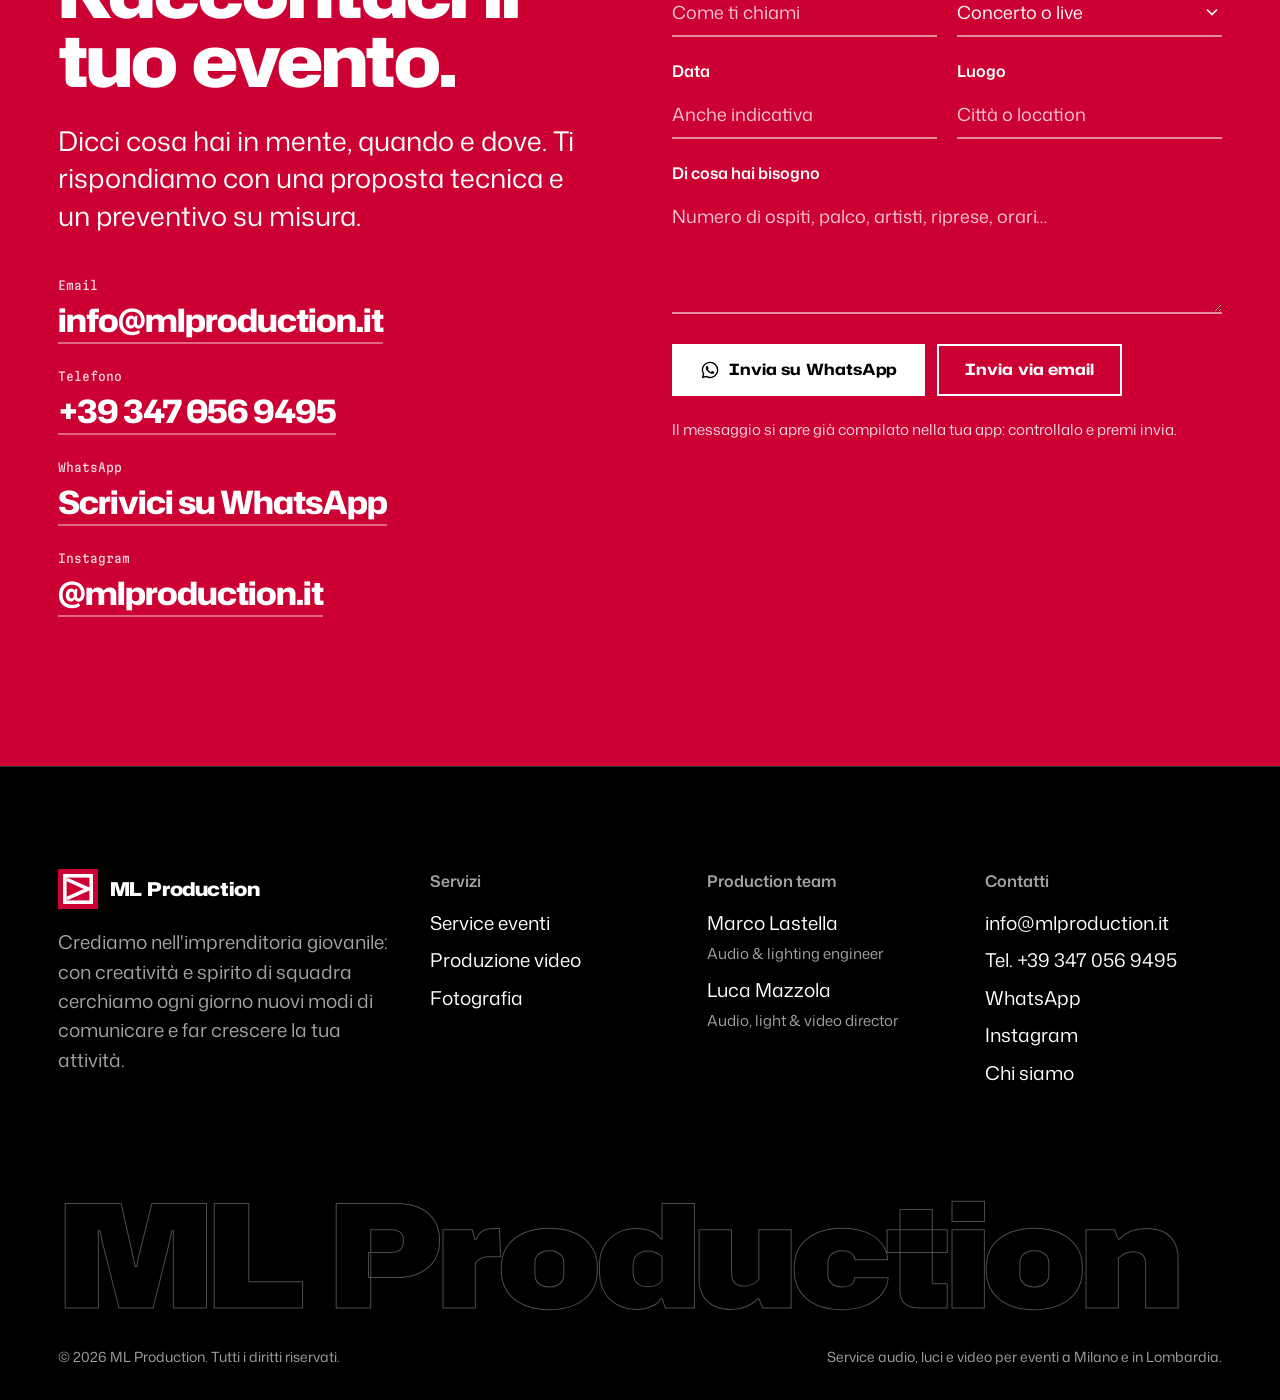
<file: produzione-video.html>
<!DOCTYPE html>
<html lang="it">
<head>
<meta charset="utf-8">
<meta name="viewport" content="width=device-width, initial-scale=1">
<title>Produzione video e live streaming a Milano | ML Production</title>
<meta name="description" content="Riprese video, live streaming e broadcast di concerti, teatro ed eventi aziendali a Milano. Spot, video aziendali e videoclip dal concept alla consegna.">
<meta name="robots" content="index, follow, max-image-preview:large">
<link rel="canonical" href="https://mlproduction.it/produzione-video.html">
<meta property="og:type" content="website">
<meta property="og:site_name" content="ML Production">
<meta property="og:url" content="https://mlproduction.it/produzione-video.html">
<meta property="og:title" content="Produzione video e live streaming a Milano | ML Production">
<meta property="og:description" content="Riprese video, live streaming e broadcast di concerti, teatro ed eventi aziendali a Milano. Spot, video aziendali e videoclip dal concept alla consegna.">
<meta property="og:image" content="https://mlproduction.it/assets/img/og-video.jpg">
<meta property="og:image:width" content="1200">
<meta property="og:image:height" content="630">
<meta property="og:locale" content="it_IT">
<meta name="twitter:card" content="summary_large_image">
<meta name="geo.region" content="IT-MI">
<meta name="geo.placename" content="Milano">
<meta name="theme-color" content="#000000">
<link rel="icon" href="assets/img/favicon.svg" type="image/svg+xml">
<link rel="apple-touch-icon" href="assets/img/apple-touch-icon.png">
<link rel="preload" as="image" href="assets/img/camera-monitor.webp" fetchpriority="high">
<link rel="preload" href="assets/fonts/hubot-sans-latin.woff2" as="font" type="font/woff2" crossorigin>
<link rel="preload" href="assets/fonts/mona-sans-latin.woff2" as="font" type="font/woff2" crossorigin>
<link rel="stylesheet" href="assets/css/site.css">
<script>document.documentElement.classList.add("js")</script>
<script type="application/ld+json">
{
 "@context": "https://schema.org",
 "@graph": [
  {
   "@type": "ProfessionalService",
   "@id": "https://mlproduction.it/#business",
   "name": "ML Production",
   "description": "Service audio, luci e video per eventi a Milano: concerti, fiere, convegni, teatro e feste private. Live streaming, produzione video e fotografia.",
   "url": "https://mlproduction.it/",
   "logo": "https://mlproduction.it/assets/img/logo-512.png",
   "image": "https://mlproduction.it/assets/img/og.jpg",
   "telephone": "+393470569495",
   "email": "info@mlproduction.it",
   "address": {
    "@type": "PostalAddress",
    "addressLocality": "Milano",
    "addressRegion": "MI",
    "addressCountry": "IT"
   },
   "areaServed": [
    {
     "@type": "City",
     "name": "Milano"
    },
    {
     "@type": "AdministrativeArea",
     "name": "Lombardia"
    }
   ],
   "sameAs": [
    "https://instagram.com/mlproduction.it"
   ],
   "founder": [
    {
     "@type": "Person",
     "name": "Marco Lastella",
     "jobTitle": "Audio & lighting engineer",
     "sameAs": "https://www.linkedin.com/in/marcolastella/"
    },
    {
     "@type": "Person",
     "name": "Luca Mazzola",
     "jobTitle": "Audio, light & video director"
    }
   ],
   "contactPoint": {
    "@type": "ContactPoint",
    "contactType": "customer service",
    "telephone": "+393470569495",
    "email": "info@mlproduction.it",
    "availableLanguage": [
     "it",
     "en"
    ]
   },
   "knowsAbout": [
    "service audio",
    "service luci",
    "light design",
    "impianti audio per concerti",
    "registrazione live multitraccia",
    "live streaming",
    "broadcast",
    "regia video",
    "produzione video",
    "videoclip",
    "fotografia per eventi"
   ],
   "hasOfferCatalog": {
    "@type": "OfferCatalog",
    "name": "Servizi ML Production",
    "itemListElement": [
     {
      "@type": "Offer",
      "itemOffered": {
       "@type": "Service",
       "name": "Service audio per eventi",
       "description": "Progettazione e allestimento di impianti audio professionali per concerti, fiere, convegni, teatro e feste private: palco, truss, cablaggi, impianti corrente, microfoni e registrazione live multitraccia.",
       "url": "https://mlproduction.it/service-eventi.html"
      }
     },
     {
      "@type": "Offer",
      "itemOffered": {
       "@type": "Service",
       "name": "Service luci per eventi",
       "description": "Light design e messa in opera di impianti luci per concerti, spettacoli ed eventi.",
       "url": "https://mlproduction.it/service-eventi.html"
      }
     },
     {
      "@type": "Offer",
      "itemOffered": {
       "@type": "Service",
       "name": "Live streaming e broadcast",
       "description": "Riprese dal vivo, streaming e broadcasting di concerti, teatro ed eventi corporate.",
       "url": "https://mlproduction.it/produzione-video.html"
      }
     },
     {
      "@type": "Offer",
      "itemOffered": {
       "@type": "Service",
       "name": "Produzione video",
       "description": "Spot pubblicitari, video aziendali, videoclip musicali e contenuti per i social, dal concept alla consegna.",
       "url": "https://mlproduction.it/produzione-video.html"
      }
     },
     {
      "@type": "Offer",
      "itemOffered": {
       "@type": "Service",
       "name": "Fotografia per eventi",
       "description": "Fotografia per eventi aziendali, musicali e ricorrenze private, in studio e on location.",
       "url": "https://mlproduction.it/fotografia.html"
      }
     }
    ]
   }
  },
  {
   "@type": "WebSite",
   "@id": "https://mlproduction.it/#website",
   "url": "https://mlproduction.it/",
   "name": "ML Production",
   "inLanguage": "it-IT",
   "publisher": {
    "@id": "https://mlproduction.it/#business"
   }
  },
  {
   "@type": "Service",
   "@id": "https://mlproduction.it/produzione-video.html#service",
   "name": "Produzione video e live streaming",
   "serviceType": "Produzione video e live streaming",
   "description": "Riprese dal vivo, streaming e broadcasting di concerti, teatro ed eventi corporate. Spot pubblicitari, video aziendali, videoclip musicali e contenuti per i social, dal concept alla consegna.",
   "url": "https://mlproduction.it/produzione-video.html",
   "provider": {
    "@id": "https://mlproduction.it/#business"
   },
   "areaServed": [
    {
     "@type": "City",
     "name": "Milano"
    },
    {
     "@type": "AdministrativeArea",
     "name": "Lombardia"
    }
   ]
  },
  {
   "@type": "BreadcrumbList",
   "itemListElement": [
    {
     "@type": "ListItem",
     "position": 1,
     "name": "Home",
     "item": "https://mlproduction.it/"
    },
    {
     "@type": "ListItem",
     "position": 2,
     "name": "Produzione video",
     "item": "https://mlproduction.it/produzione-video.html"
    }
   ]
  },
  {
   "@type": "FAQPage",
   "mainEntity": [
    {
     "@type": "Question",
     "name": "Fate dirette streaming di eventi?",
     "acceptedAnswer": {
      "@type": "Answer",
      "text": "Sì, gestiamo live streaming e broadcasting di concerti, spettacoli teatrali ed eventi corporate."
     }
    },
    {
     "@type": "Question",
     "name": "Che tipo di video realizzate?",
     "acceptedAnswer": {
      "@type": "Answer",
      "text": "Spot pubblicitari, video aziendali, documentazione di eventi, videoclip musicali e contenuti per i social media."
     }
    },
    {
     "@type": "Question",
     "name": "Quanto tempo serve per avere il video?",
     "acceptedAnswer": {
      "@type": "Answer",
      "text": "Gestiamo ogni fase dal concept alla consegna e concordiamo i tempi all'inizio del progetto, anche quando le scadenze sono strette."
     }
    }
   ]
  }
 ]
}
</script>
</head>
<body>
<a class="skip" href="#main">Vai al contenuto</a>
<header class="top">
  <div class="wrap top__in">
    <a class="brand" href="index.html" aria-label="ML Production, home"><svg viewBox="0 0 100 100" aria-hidden="true"><rect width="100" height="100" fill="#cc0033"/><rect x="17" y="17" width="66" height="66" fill="none" stroke="#fff" stroke-width="9"/><polyline points="22,26 76,50 22,74" fill="none" stroke="#fff" stroke-width="9" stroke-linejoin="miter"/></svg><span>ML Production</span></a>
    <nav class="nav" aria-label="Principale">
<a href="service-eventi.html">Service eventi</a>
<a href="produzione-video.html" aria-current="page">Produzione video</a>
<a href="fotografia.html">Fotografia</a>
<a href="chi-siamo.html">Chi siamo</a>
      <a class="btn" href="#contatti">Richiedi un preventivo</a>
    </nav>
    <button class="burger" type="button" aria-expanded="false" aria-controls="drawer" aria-label="Apri il menu"><span></span><span></span><span></span></button>
  </div>
</header>
<div class="drawer" id="drawer" aria-hidden="true">
  <nav aria-label="Menu mobile">
<a href="index.html">Home</a>
<a href="service-eventi.html">Service eventi</a>
<a href="produzione-video.html">Produzione video</a>
<a href="fotografia.html">Fotografia</a>
<a href="chi-siamo.html">Chi siamo</a>
<a href="#contatti">Contatti</a>
  </nav>
  <div class="drawer__meta">
    <a href="mailto:info@mlproduction.it">info@mlproduction.it</a>
    <a href="tel:+393470569495">Chiama +39 347 056 9495</a>
    <a href="https://wa.me/393470569495">WhatsApp</a>
  </div>
</div>
<main id="main">
<section class="spot spot--page" data-spot data-x="0.45" data-y="0.42" aria-labelledby="page-t">
  <div class="spot__img" style="background-image:url('assets/img/camera-monitor.webp')" role="img" aria-label="Monitor di una videocamera che inquadra un concerto"></div>
  <div class="spot__lit" style="background-image:url('assets/img/camera-monitor.webp')" aria-hidden="true"></div>
  <div class="spot__haze" aria-hidden="true"></div>
  <div class="spot__shade" aria-hidden="true"></div>
  <div class="wrap spot__copy">
    <a class="crumb" href="index.html">ML Production</a>
    <h1 class="display" id="page-t">Produzione video e live streaming</h1>
    <p class="lead spot__reveal">L'immagine giusta per ogni evento: riprese live, streaming, broadcast, spot e videoclip a Milano.</p>
    <div class="btns spot__reveal"><a class="btn" href="#contatti">Richiedi un preventivo</a></div>
  </div>
</section>

<section class="sec">
  <div class="wrap">
    <div class="split">
      <div>
        <h2 class="h3">Live production</h2>
        <p>Trasformiamo ogni evento in un'esperienza visiva dinamica. Gestiamo broadcasting, streaming e riprese dal vivo di concerti, teatro ed eventi corporate, portando l'emozione direttamente al tuo pubblico.</p>
        <p>Una tecnologia all'avanguardia che cattura l'energia del momento con qualità impeccabile.</p>
      </div>
      <img src="assets/img/jam-smoke-s.webp" srcset="assets/img/jam-smoke-s.webp 900w, assets/img/jam-smoke.webp 1800w" sizes="(max-width:860px) 100vw, 50vw" width="822" height="822" alt="Cantante in controluce nel fumo verde" loading="lazy" decoding="async">
    </div>
    <div class="split split--flip">
      <div>
        <h2 class="h3">Video e spot</h2>
        <p>Dallo storytelling per brand e aziende alla documentazione di eventi, fino ai videoclip musicali e ai contenuti per i social. Usiamo tecnologie all'avanguardia e un approccio creativo per dare vita alla tua visione con un impatto visivo memorabile.</p>
      </div>
      <img src="assets/img/studio-purple-s.webp" srcset="assets/img/studio-purple-s.webp 900w, assets/img/studio-purple.webp 1800w" sizes="(max-width:860px) 100vw, 50vw" width="960" height="960" alt="Set di ripresa in studio con luci viola" loading="lazy" decoding="async">
    </div>
    <div class="split">
      <div>
        <h2 class="h3">Produzione e consegna rapida</h2>
        <p>Gestiamo ogni fase dal concept alla consegna finale con precisione e velocità, rispettando anche le tempistiche più strette. La tua visione in movimento, senza ritardi.</p>
      </div>
      <img src="assets/img/car-rig-s.webp" srcset="assets/img/car-rig-s.webp 900w, assets/img/car-rig.webp 1800w" sizes="(max-width:860px) 100vw, 50vw" width="544" height="544" alt="Videocamera montata in auto per riprese in movimento" loading="lazy" decoding="async">
    </div>
  </div>
</section>

<section class="flood sec" aria-labelledby="start-t">
  <div class="wrap cta">
    <h2 class="h2" id="start-t">Inizia il tuo percorso creativo con noi.</h2>
    <div>
      <p class="lead" style="margin-bottom:28px">Spiegaci le tue esigenze: saremo al tuo fianco dall'inizio alla fine per realizzare i contenuti che hai sempre voluto per il tuo brand, evento o prodotto.</p>
      <a class="btn btn--onred" href="#contatti">Raccontaci il progetto</a>
    </div>
  </div>
</section>

<section class="sec" aria-labelledby="gear-t">
  <div class="wrap">
    <div class="sec__head"><h2 class="h2" id="gear-t">Attrezzatura</h2><p>Camere, ottiche, regia e monitor.</p></div>
    <ul class="gear">
<li><img src="assets/img/logos/blackmagic.png" alt="Blackmagic" loading="lazy"></li>
<li><img src="assets/img/logos/sony.png" alt="Sony" loading="lazy"></li>
<li><img src="assets/img/logos/canon.png" alt="Canon" loading="lazy"></li>
<li><img src="assets/img/logos/dji.png" alt="DJI" loading="lazy"></li>
<li><img src="assets/img/logos/eizo.png" alt="EIZO" loading="lazy"></li>
<li><img src="assets/img/logos/small-rig.png" alt="SmallRig" loading="lazy"></li>
<li><img src="assets/img/logos/sirui.png" alt="Sirui" loading="lazy"></li>
<li><img src="assets/img/logos/meike.png" alt="Meike" loading="lazy"></li>
<li><img src="assets/img/logos/rode.png" alt="RØDE" loading="lazy"></li>
<li><img src="assets/img/logos/sennheiser.png" alt="Sennheiser" loading="lazy"></li>
<li><img src="assets/img/logos/midas.png" alt="Midas" loading="lazy"></li>
<li><img src="assets/img/logos/dante.png" alt="Dante" loading="lazy"></li>
<li><img src="assets/img/logos/zoom.png" alt="Zoom" loading="lazy"></li>
</ul>
  </div>
</section>

<section class="sec" aria-labelledby="faq-t">
  <div class="wrap faq">
    <h2 class="h2" id="faq-t">Domande frequenti</h2>
    <div class="faq__list">
<details class="faq__item"><summary><span>Fate dirette streaming di eventi?</span><i aria-hidden="true"></i></summary><p>Sì, gestiamo live streaming e broadcasting di concerti, spettacoli teatrali ed eventi corporate.</p></details>
<details class="faq__item"><summary><span>Che tipo di video realizzate?</span><i aria-hidden="true"></i></summary><p>Spot pubblicitari, video aziendali, documentazione di eventi, videoclip musicali e contenuti per i social media.</p></details>
<details class="faq__item"><summary><span>Quanto tempo serve per avere il video?</span><i aria-hidden="true"></i></summary><p>Gestiamo ogni fase dal concept alla consegna e concordiamo i tempi all'inizio del progetto, anche quando le scadenze sono strette.</p></details>
    </div>
  </div>
</section>

<section class="flood sec" id="contatti" aria-labelledby="contatti-t">
  <div class="wrap contact">
    <div>
      <h2 class="h2" id="contatti-t">Raccontaci il tuo evento.</h2>
      <p class="lead" style="margin-top:28px">Dicci cosa hai in mente, quando e dove. Ti rispondiamo con una proposta tecnica e un preventivo su misura.</p>
      <div class="contact__direct">
        <a href="mailto:info@mlproduction.it"><small>Email</small><strong>info@mlproduction.it</strong></a>
        <a href="tel:+393470569495"><small>Telefono</small><strong>+39 347 056 9495</strong></a>
        <a href="https://wa.me/393470569495"><small>WhatsApp</small><strong>Scrivici su WhatsApp</strong></a>
        <a href="https://instagram.com/mlproduction.it"><small>Instagram</small><strong>@mlproduction.it</strong></a>
      </div>
    </div>
    <form class="form" data-brief novalidate>
      <div class="field"><label for="f-nome">Nome</label><input id="f-nome" name="nome" autocomplete="name" placeholder="Come ti chiami"></div>
      <div class="field"><label for="f-tipo">Tipo di evento</label>
        <select id="f-tipo" name="tipo">
          <option>Concerto o live</option><option>Convegno o fiera</option><option>Festa privata o ricorrenza</option>
          <option>Teatro o spettacolo</option><option>Produzione video</option><option>Live streaming</option><option>Servizio fotografico</option><option>Altro</option>
        </select></div>
      <div class="field"><label for="f-data">Data</label><input id="f-data" name="data" placeholder="Anche indicativa"></div>
      <div class="field"><label for="f-luogo">Luogo</label><input id="f-luogo" name="luogo" placeholder="Città o location"></div>
      <div class="field field--full"><label for="f-msg">Di cosa hai bisogno</label><textarea id="f-msg" name="messaggio" placeholder="Numero di ospiti, palco, artisti, riprese, orari…"></textarea></div>
      <p class="form__err" role="alert" hidden></p>
      <div class="btns">
        <button class="btn btn--onred" type="button" data-send="wa"><svg viewBox="0 0 24 24" fill="currentColor" aria-hidden="true"><path d="M12.04 2C6.58 2 2.13 6.45 2.13 11.91c0 1.75.46 3.45 1.32 4.95L2.05 22l5.25-1.38a9.9 9.9 0 0 0 4.74 1.21h.01c5.46 0 9.9-4.45 9.9-9.91a9.86 9.86 0 0 0-2.9-7.01A9.82 9.82 0 0 0 12.04 2Zm0 18.15h-.01a8.2 8.2 0 0 1-4.19-1.15l-.3-.18-3.12.82.83-3.04-.2-.31a8.24 8.24 0 0 1-1.26-4.38c0-4.54 3.7-8.24 8.25-8.24 2.2 0 4.27.86 5.83 2.42a8.18 8.18 0 0 1 2.41 5.83c0 4.55-3.7 8.24-8.24 8.24Zm4.52-6.17c-.25-.12-1.47-.72-1.69-.81-.23-.08-.39-.12-.56.13-.16.24-.64.8-.78.97-.15.16-.29.18-.54.06-.25-.13-1.05-.39-1.99-1.23-.74-.66-1.23-1.47-1.38-1.72-.14-.25-.01-.38.11-.5.11-.11.25-.29.37-.43.13-.15.17-.25.25-.42.08-.16.04-.31-.02-.43-.06-.13-.56-1.35-.77-1.84-.2-.48-.41-.42-.56-.43h-.48a.92.92 0 0 0-.66.31c-.23.25-.87.85-.87 2.07 0 1.22.89 2.4 1.01 2.56.13.17 1.75 2.67 4.23 3.74.59.26 1.05.41 1.41.52.59.19 1.13.16 1.56.1.48-.07 1.47-.6 1.67-1.18.21-.58.21-1.07.15-1.18-.06-.1-.22-.16-.47-.29Z"/></svg>Invia su WhatsApp</button>
        <button class="btn btn--ghost" type="button" data-send="mail">Invia via email</button>
      </div>
      <p class="form__note">Il messaggio si apre già compilato nella tua app: controllalo e premi invia.</p>
    </form>
  </div>
</section>

</main>
<footer class="foot">
  <div class="wrap">
    <div class="foot__grid">
      <div>
        <a class="brand" href="index.html" aria-label="ML Production, home"><svg viewBox="0 0 100 100" aria-hidden="true"><rect width="100" height="100" fill="#cc0033"/><rect x="17" y="17" width="66" height="66" fill="none" stroke="#fff" stroke-width="9"/><polyline points="22,26 76,50 22,74" fill="none" stroke="#fff" stroke-width="9" stroke-linejoin="miter"/></svg><span>ML Production</span></a>
        <p class="foot__phil">Crediamo nell'imprenditoria giovanile: con creatività e spirito di squadra cerchiamo ogni giorno nuovi modi di comunicare e far crescere la tua attività.</p>
      </div>
      <div><h2>Servizi</h2><ul>
<li><a href="service-eventi.html">Service eventi</a></li>
<li><a href="produzione-video.html">Produzione video</a></li>
<li><a href="fotografia.html">Fotografia</a></li>
      </ul></div>
      <div><h2>Production team</h2><ul>
        <li>Marco Lastella<br><span class="muted small">Audio &amp; lighting engineer</span></li>
        <li>Luca Mazzola<br><span class="muted small">Audio, light &amp; video director</span></li>
      </ul></div>
      <div><h2>Contatti</h2><ul>
        <li><a href="mailto:info@mlproduction.it">info@mlproduction.it</a></li>
        <li><a href="tel:+393470569495">Tel. +39 347 056 9495</a></li>
        <li><a href="https://wa.me/393470569495">WhatsApp</a></li>
        <li><a href="https://instagram.com/mlproduction.it">Instagram</a></li>
        <li><a href="chi-siamo.html">Chi siamo</a></li>
      </ul></div>
    </div>
    <p class="foot__word" aria-hidden="true"><span class="w-out">ML Production</span><span class="w-fill">ML Production</span></p>
    <div class="foot__base">
      <span>© <span data-year>2026</span> ML Production. Tutti i diritti riservati.</span>
      <span>Service audio, luci e video per eventi a Milano e in Lombardia.</span>
    </div>
  </div>
</footer>
<a class="wa" href="https://wa.me/393470569495" aria-label="Scrivici su WhatsApp"><svg viewBox="0 0 24 24" fill="currentColor" aria-hidden="true"><path d="M12.04 2C6.58 2 2.13 6.45 2.13 11.91c0 1.75.46 3.45 1.32 4.95L2.05 22l5.25-1.38a9.9 9.9 0 0 0 4.74 1.21h.01c5.46 0 9.9-4.45 9.9-9.91a9.86 9.86 0 0 0-2.9-7.01A9.82 9.82 0 0 0 12.04 2Zm0 18.15h-.01a8.2 8.2 0 0 1-4.19-1.15l-.3-.18-3.12.82.83-3.04-.2-.31a8.24 8.24 0 0 1-1.26-4.38c0-4.54 3.7-8.24 8.25-8.24 2.2 0 4.27.86 5.83 2.42a8.18 8.18 0 0 1 2.41 5.83c0 4.55-3.7 8.24-8.24 8.24Zm4.52-6.17c-.25-.12-1.47-.72-1.69-.81-.23-.08-.39-.12-.56.13-.16.24-.64.8-.78.97-.15.16-.29.18-.54.06-.25-.13-1.05-.39-1.99-1.23-.74-.66-1.23-1.47-1.38-1.72-.14-.25-.01-.38.11-.5.11-.11.25-.29.37-.43.13-.15.17-.25.25-.42.08-.16.04-.31-.02-.43-.06-.13-.56-1.35-.77-1.84-.2-.48-.41-.42-.56-.43h-.48a.92.92 0 0 0-.66.31c-.23.25-.87.85-.87 2.07 0 1.22.89 2.4 1.01 2.56.13.17 1.75 2.67 4.23 3.74.59.26 1.05.41 1.41.52.59.19 1.13.16 1.56.1.48-.07 1.47-.6 1.67-1.18.21-.58.21-1.07.15-1.18-.06-.1-.22-.16-.47-.29Z"/></svg></a>
<dialog class="lb" aria-label="Foto ingrandita"><div><img alt=""><p></p></div><button class="icon-btn" type="button" aria-label="Chiudi"><svg viewBox="0 0 24 24" fill="none" stroke="currentColor" stroke-width="2" aria-hidden="true"><path d="M6 6l12 12M18 6 6 18"/></svg></button></dialog>
<script src="assets/js/site.js" defer></script>
</body>
</html>
</file>
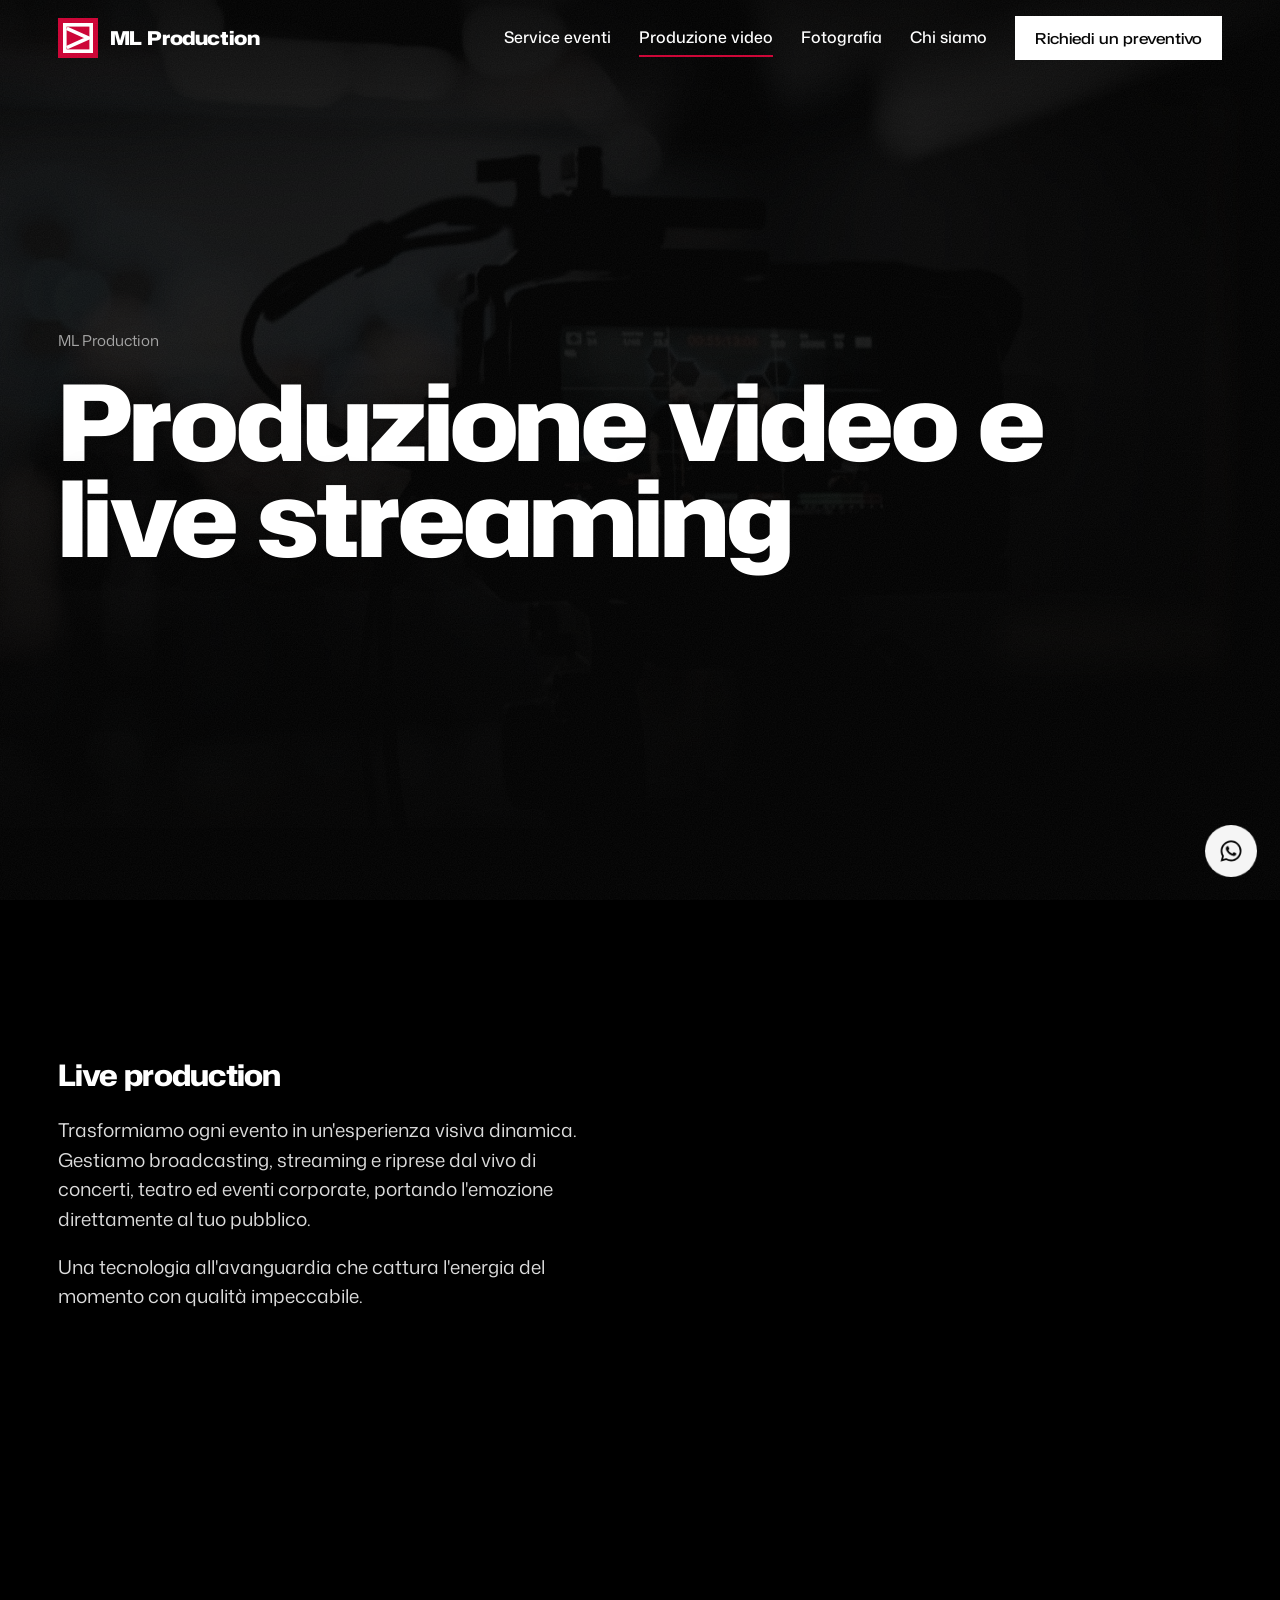
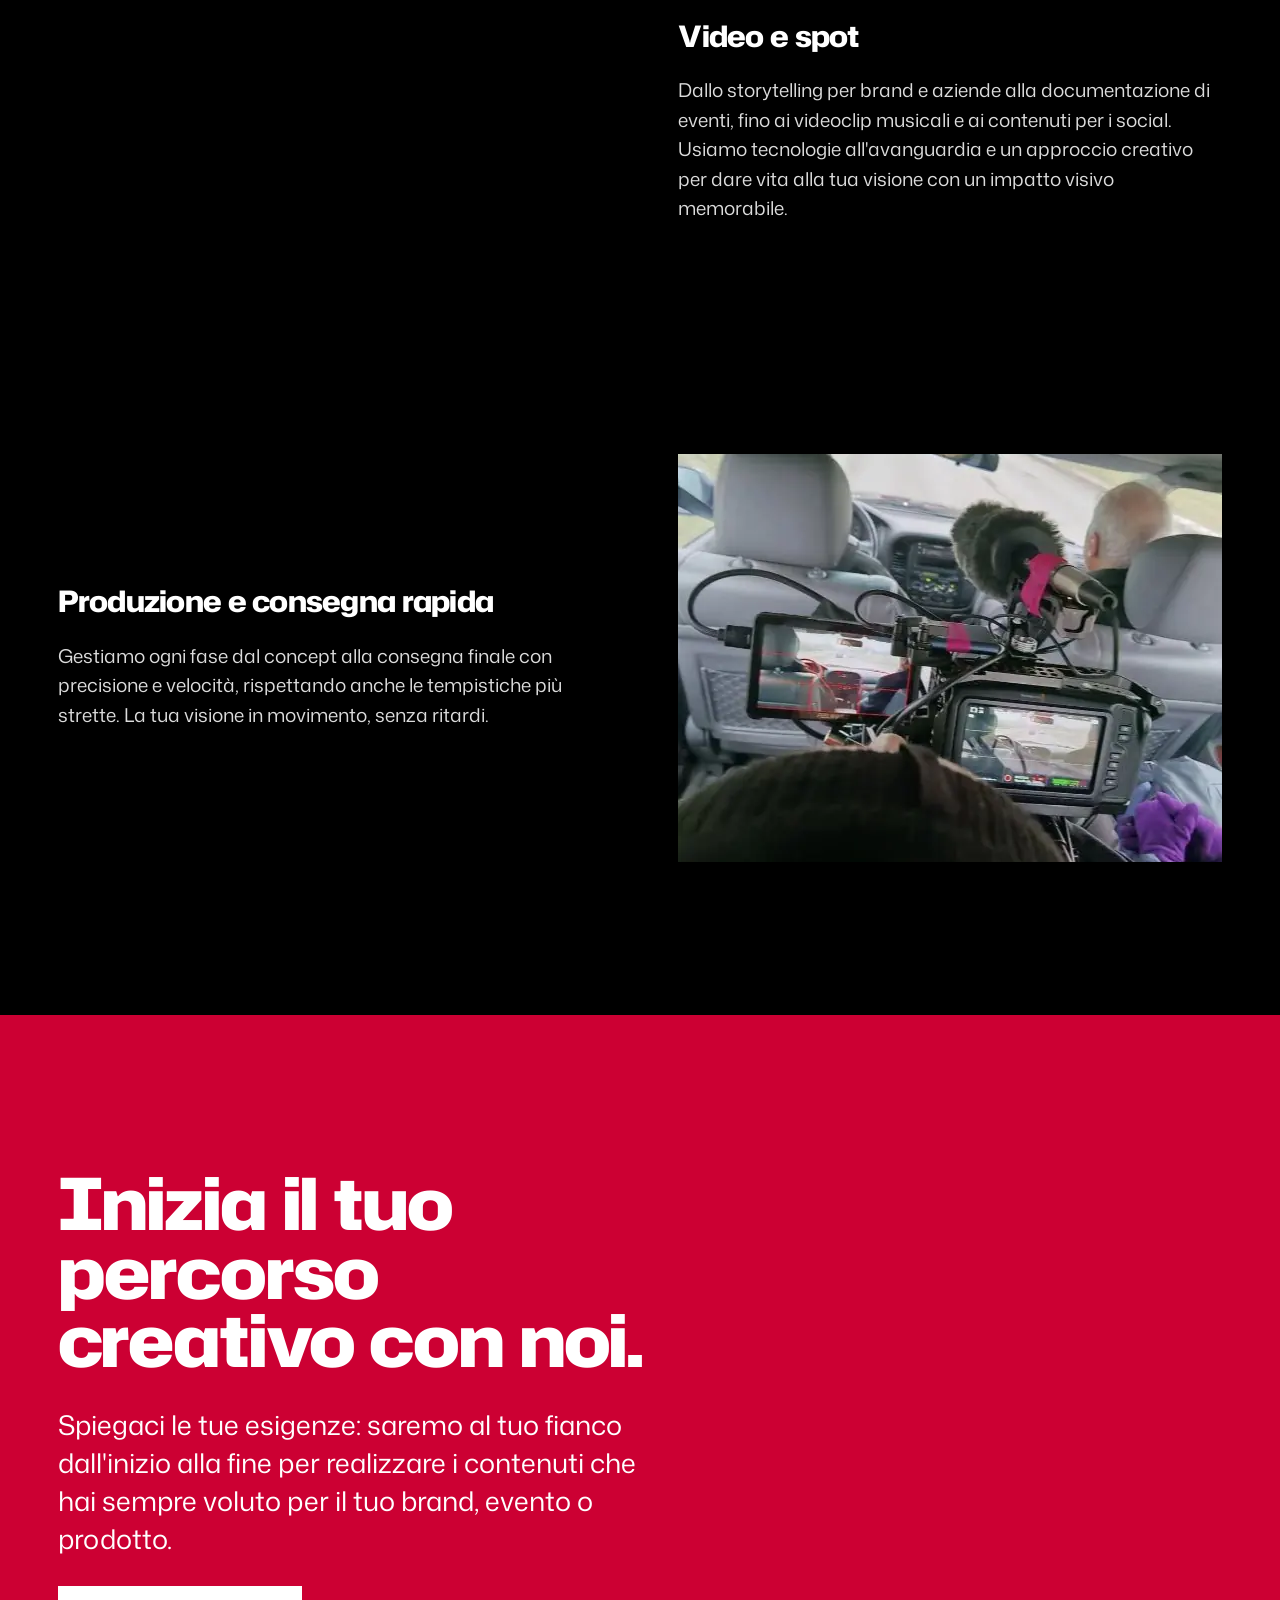
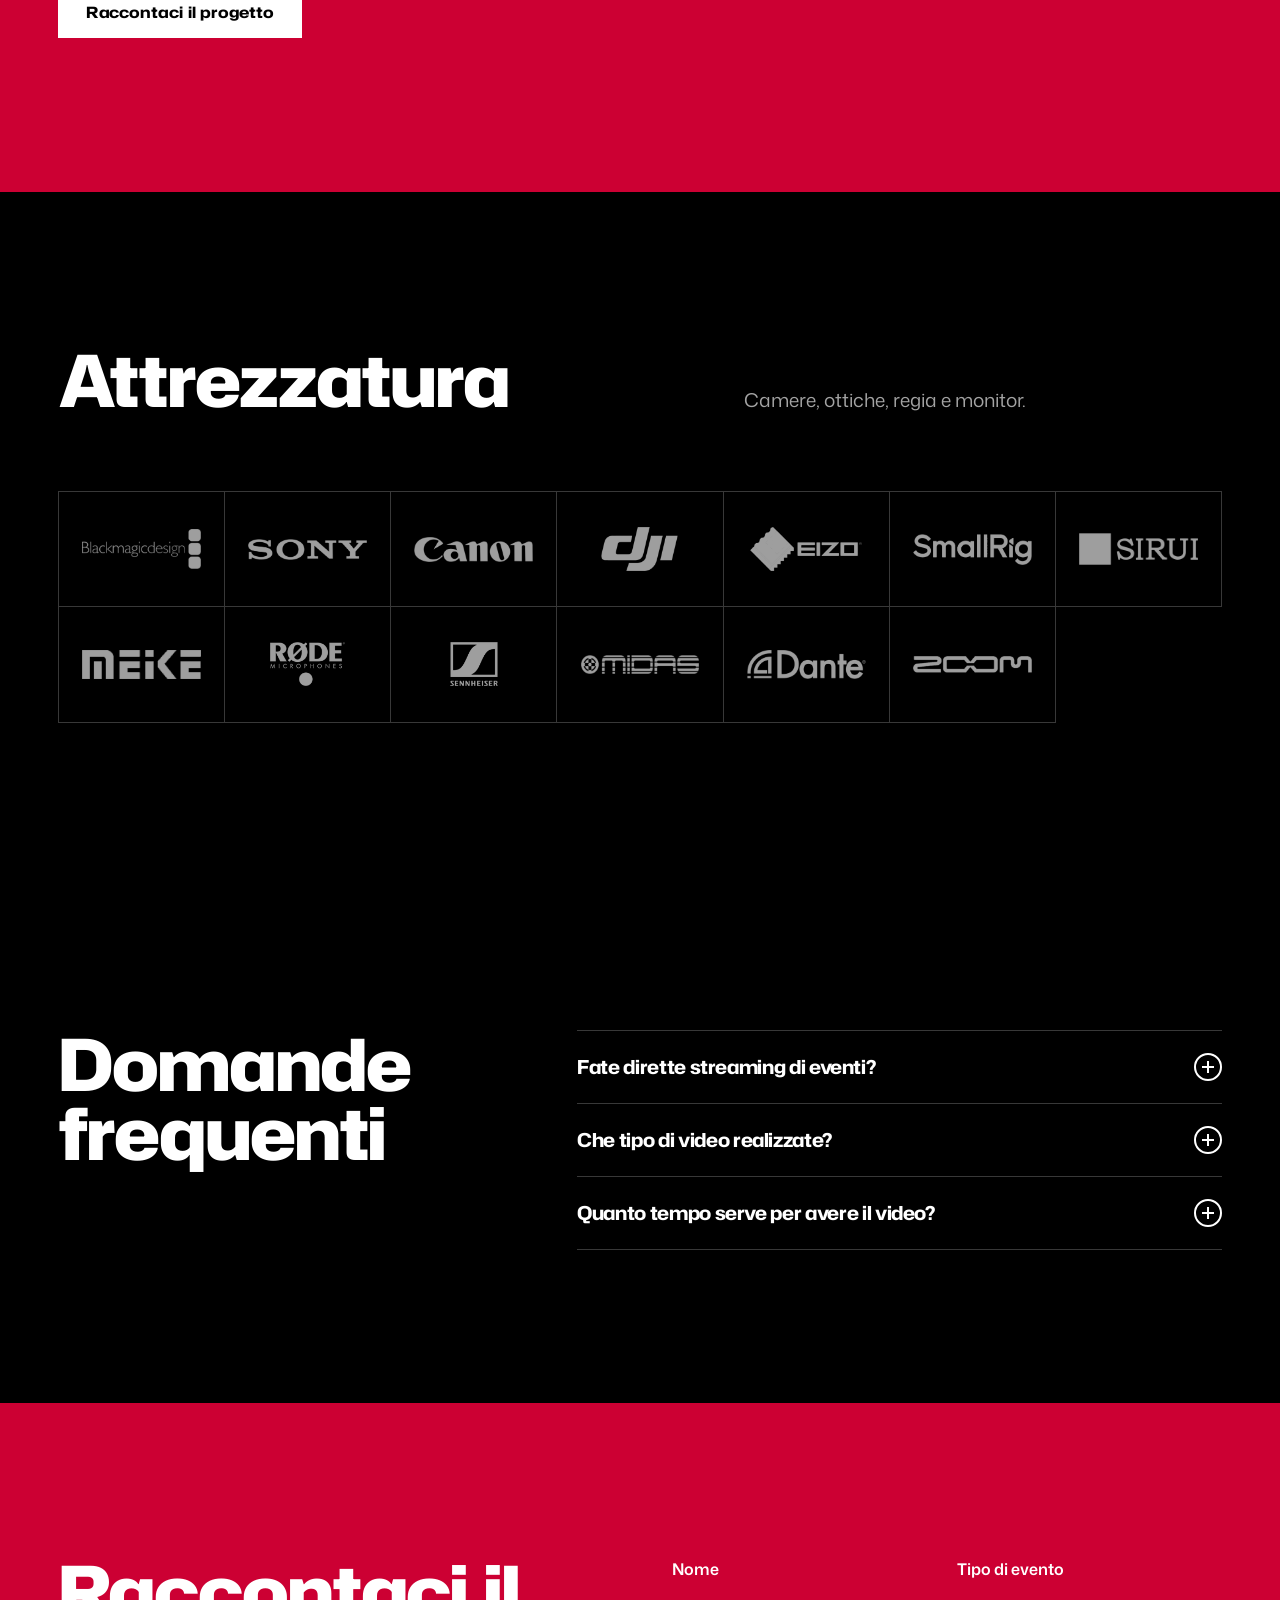
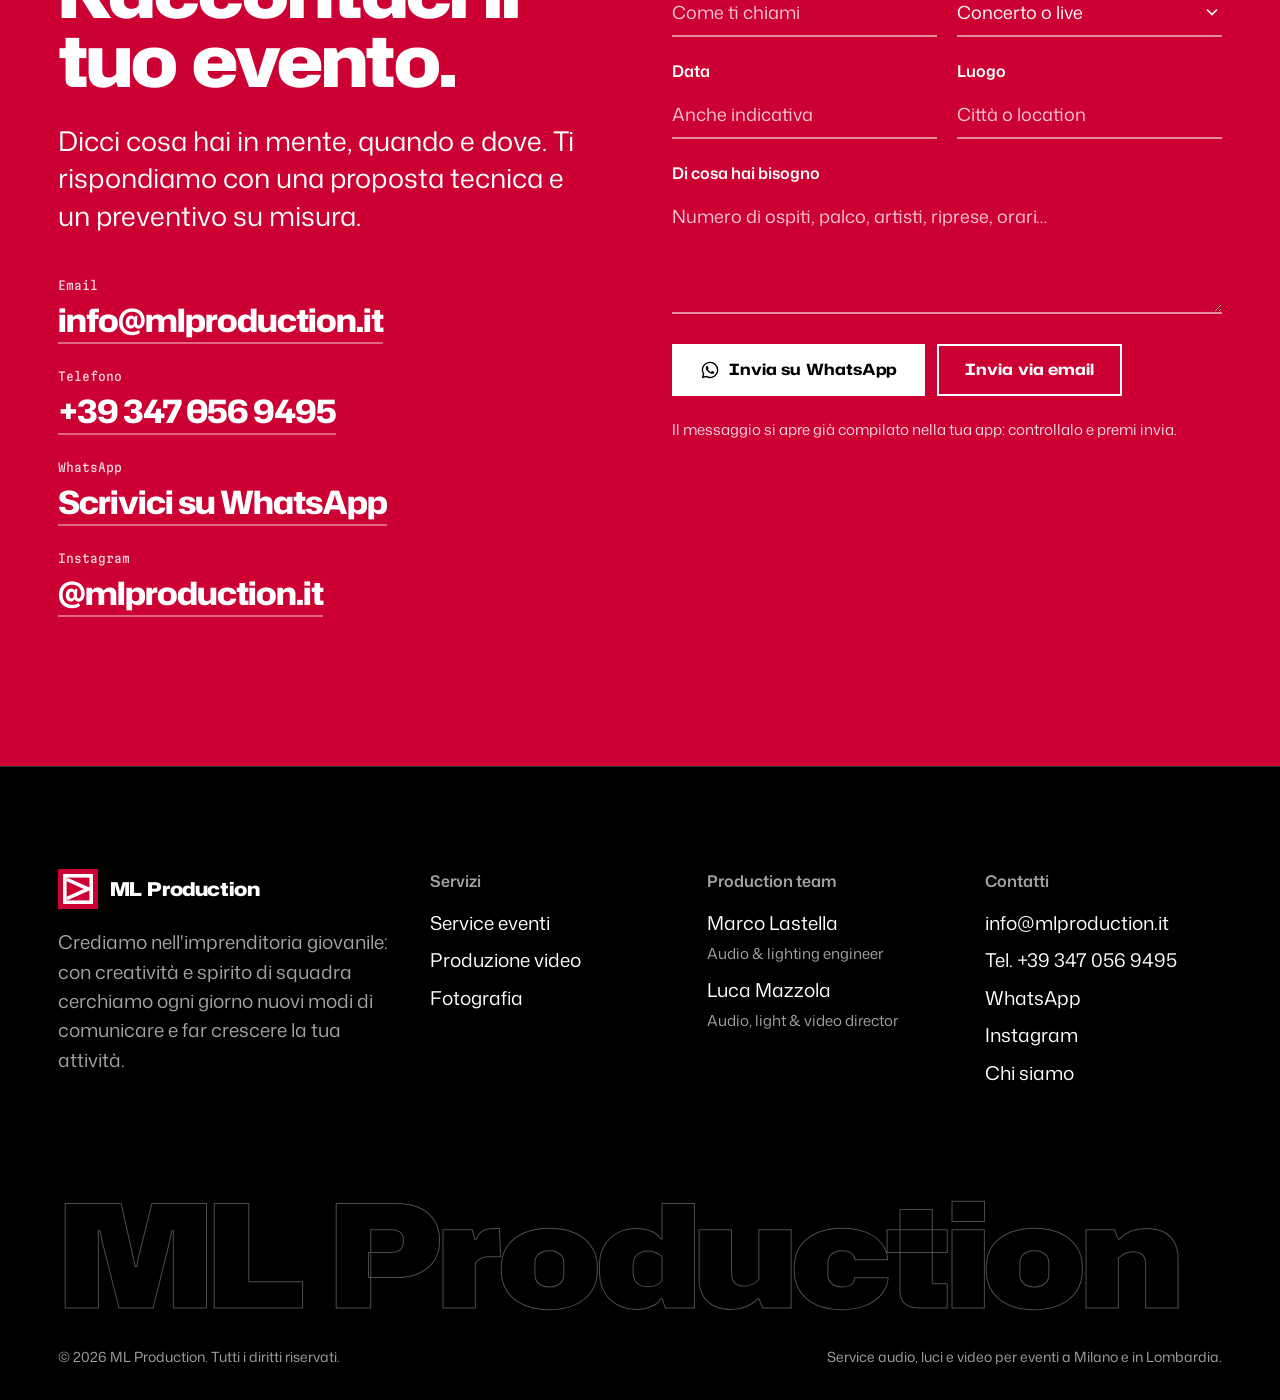
<file: produzionevideo.html>
<!DOCTYPE html><html lang="it"><head><meta charset="utf-8"><title>ML Production</title>
<link rel="canonical" href="https://mlproduction.it/produzione-video.html"><meta http-equiv="refresh" content="0; url=produzione-video.html">
<meta name="robots" content="noindex"></head><body><p><a href="produzione-video.html">Vai alla pagina</a></p></body></html>
</file>
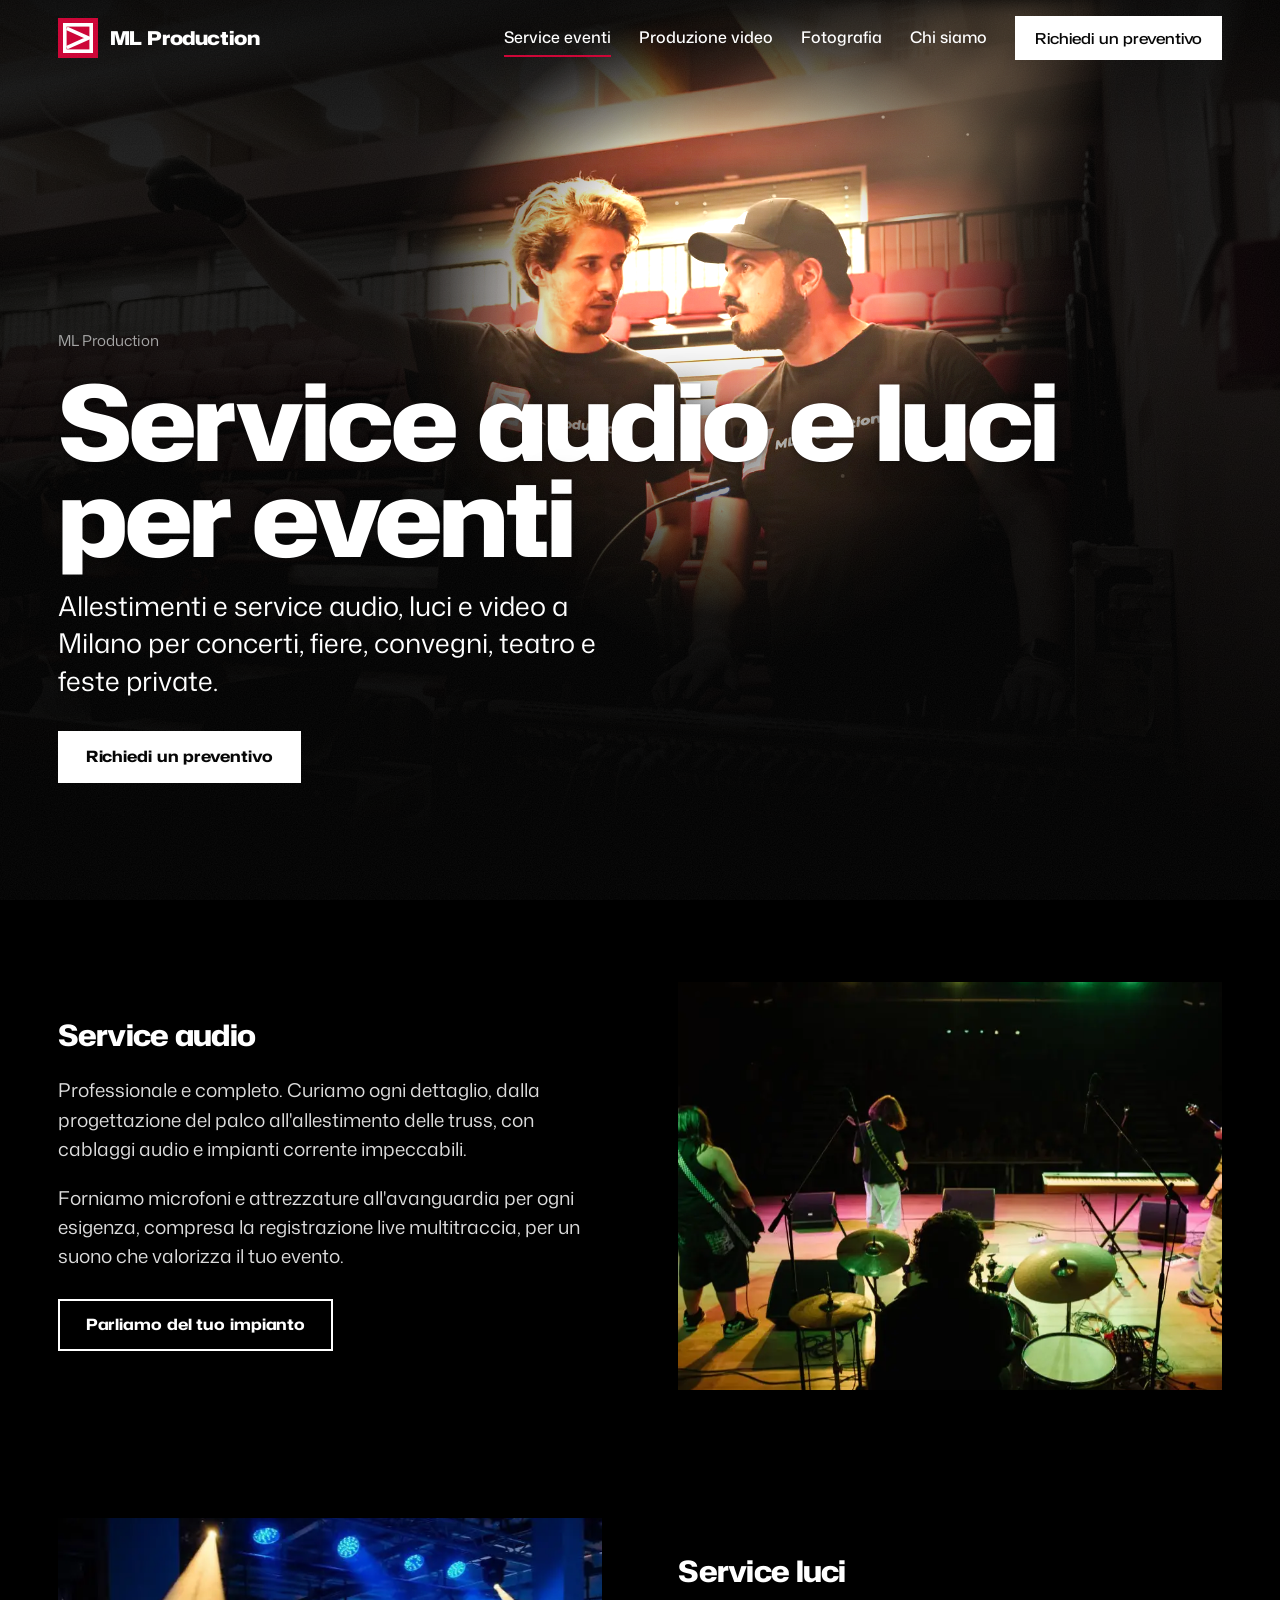
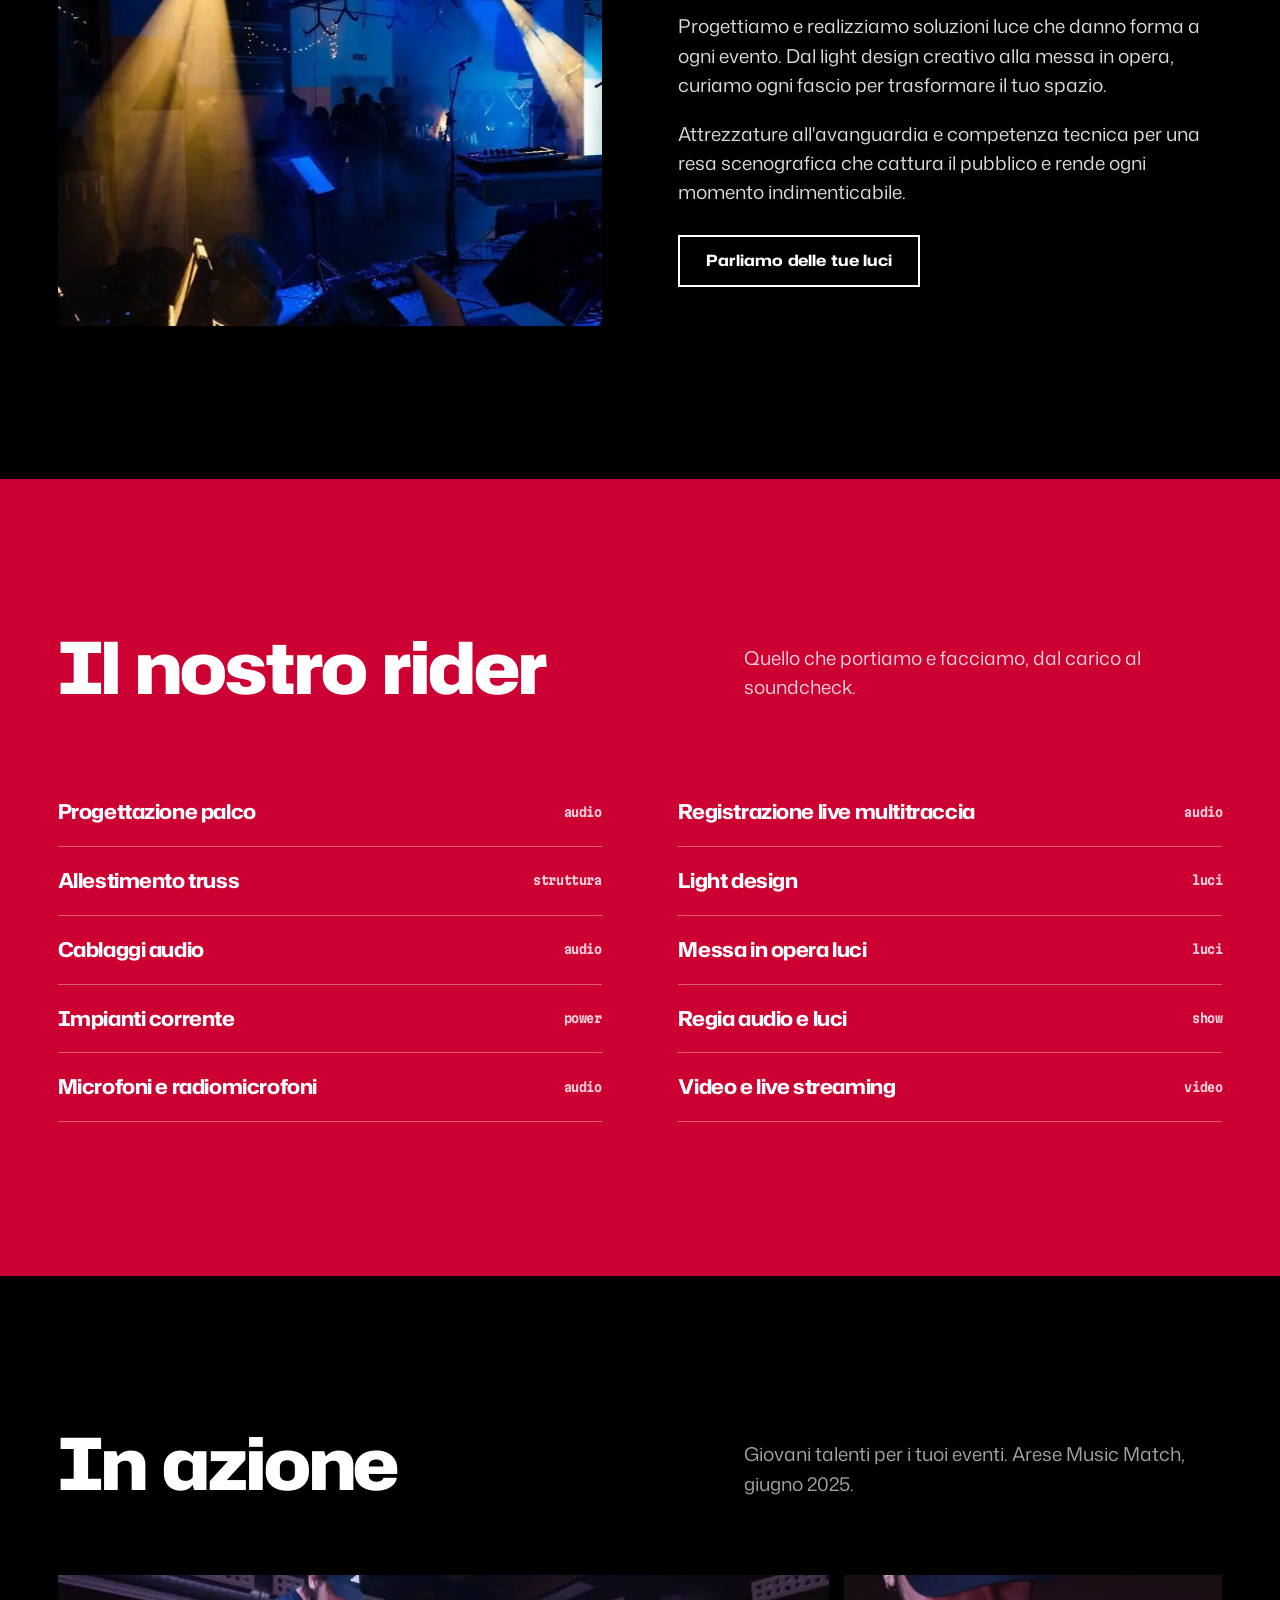
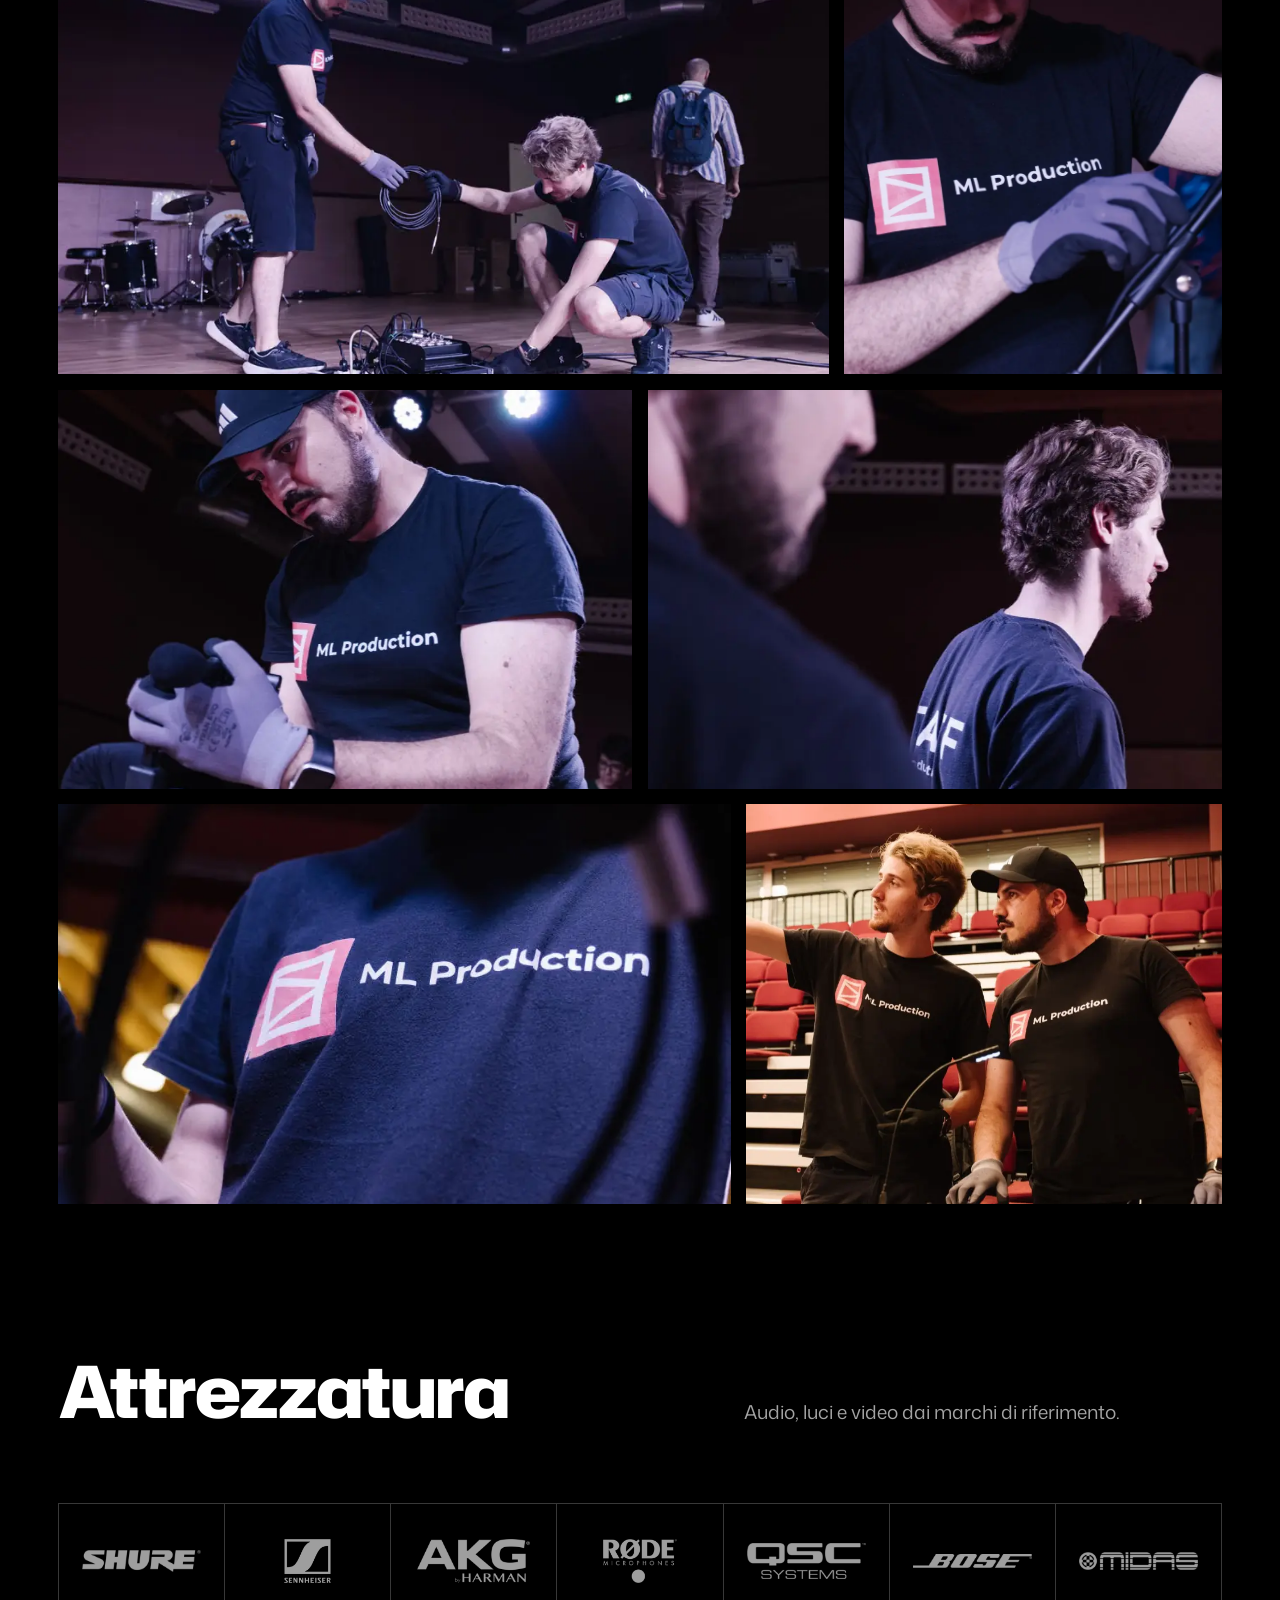
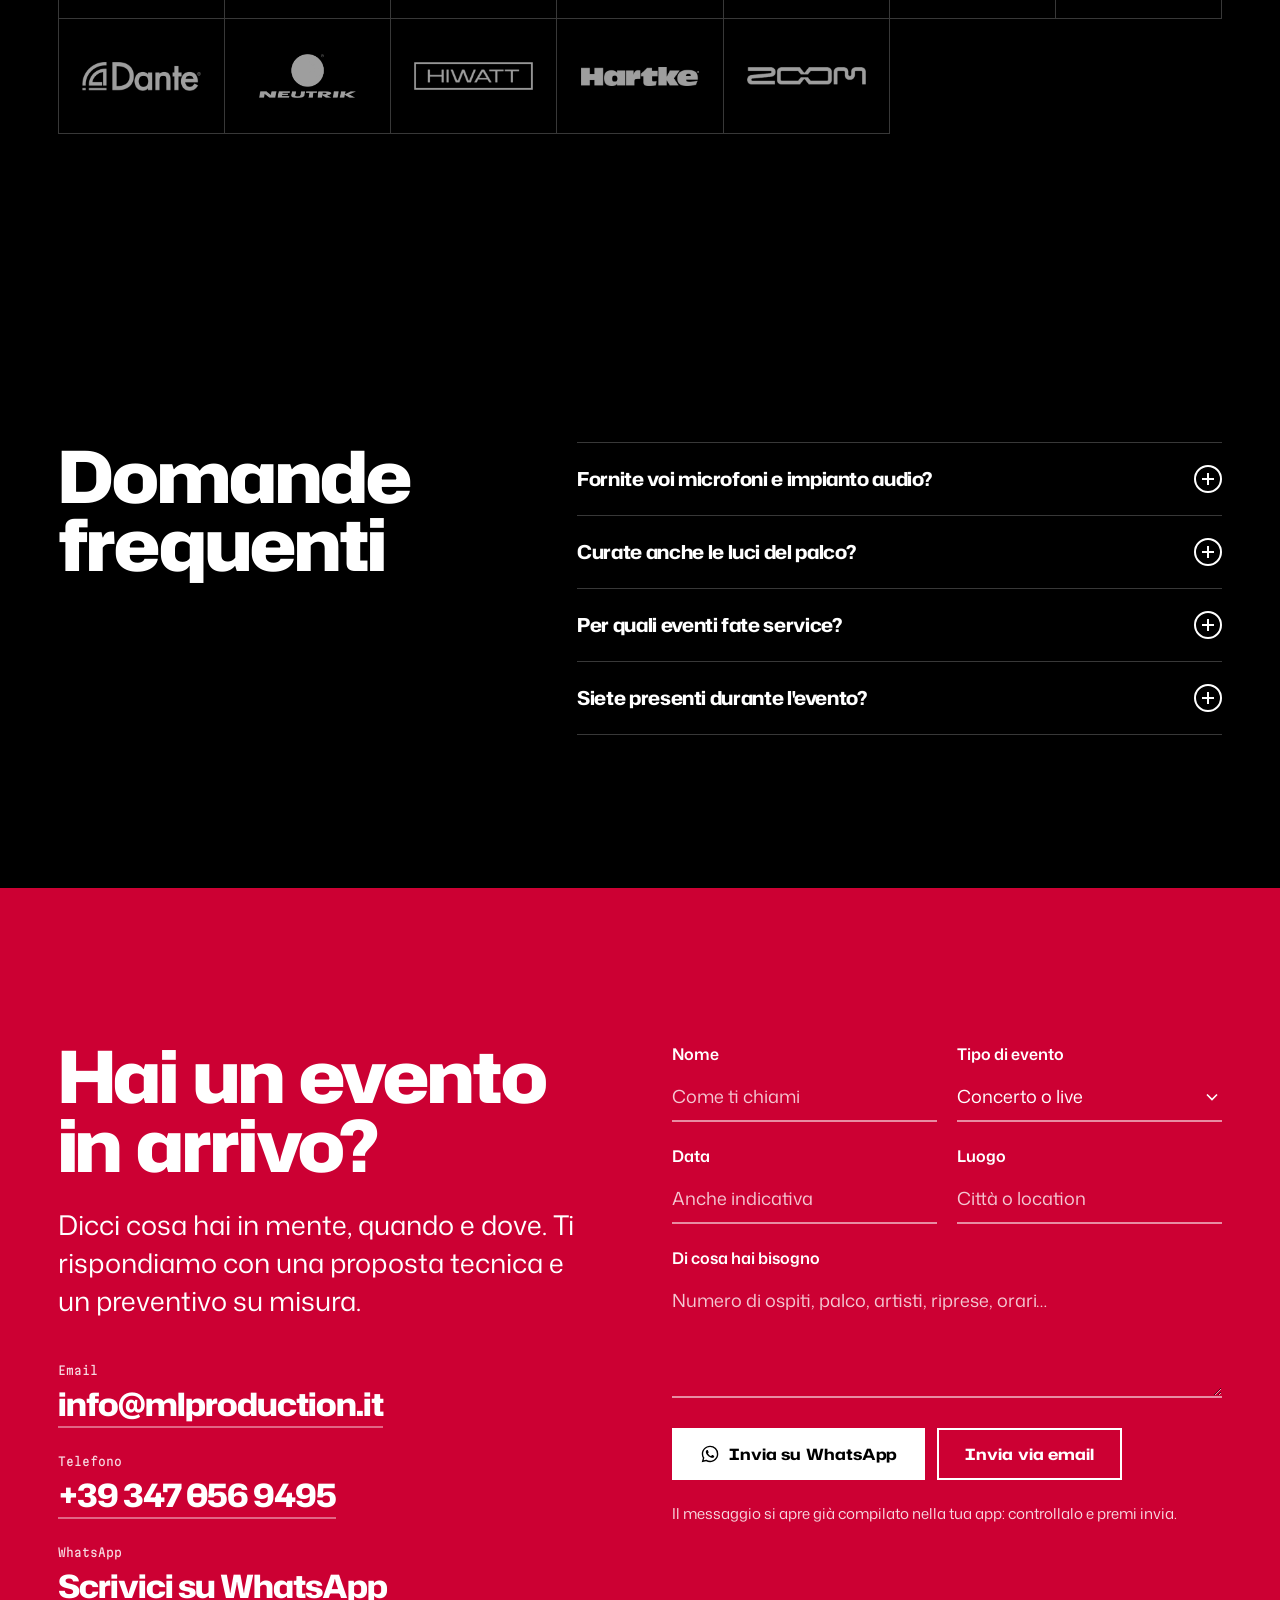
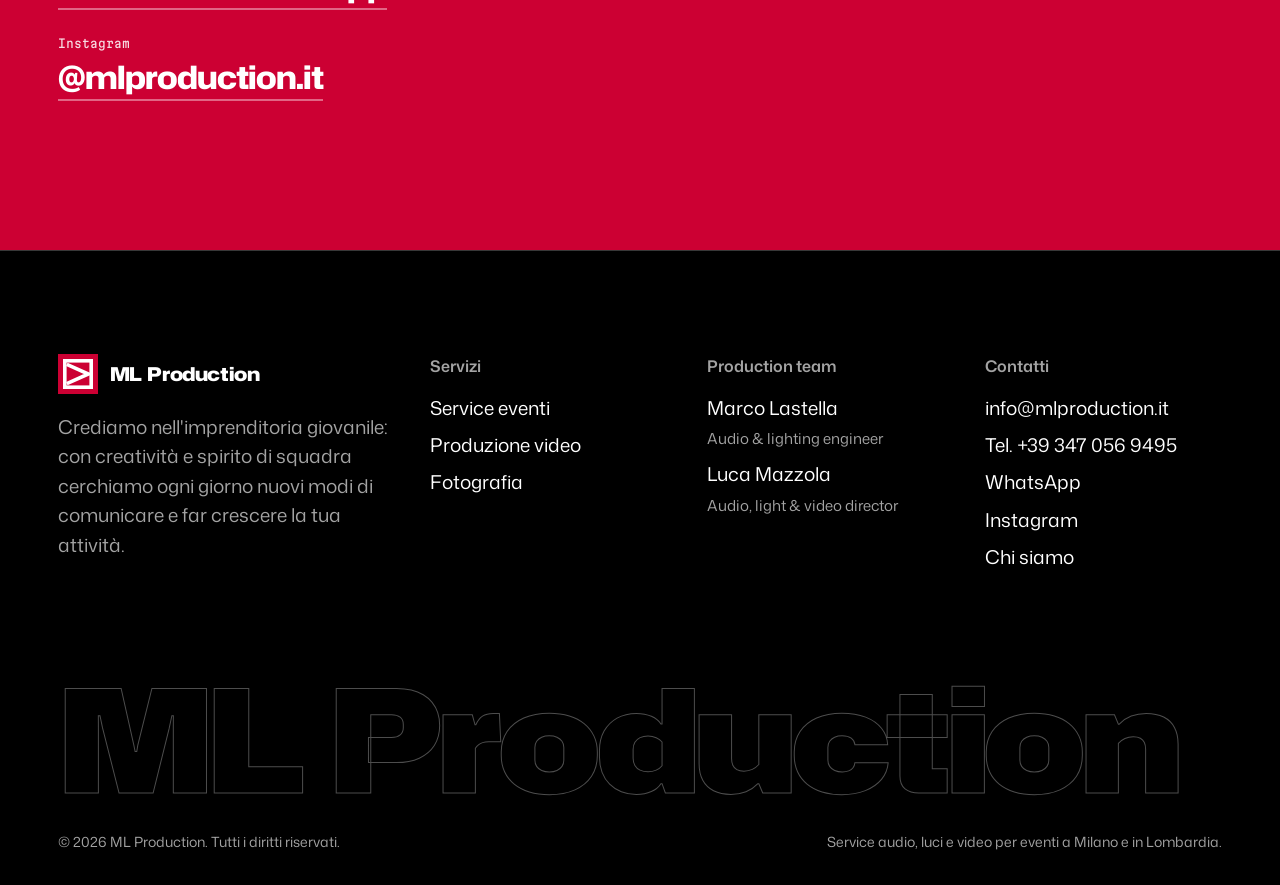
<file: service-eventi.html>
<!DOCTYPE html>
<html lang="it">
<head>
<meta charset="utf-8">
<meta name="viewport" content="width=device-width, initial-scale=1">
<title>Service audio e luci per eventi a Milano | ML Production</title>
<meta name="description" content="Service audio e luci a Milano: progettazione palco, impianti audio, light design e regia per concerti, fiere, convegni, teatro e feste private.">
<meta name="robots" content="index, follow, max-image-preview:large">
<link rel="canonical" href="https://mlproduction.it/service-eventi.html">
<meta property="og:type" content="website">
<meta property="og:site_name" content="ML Production">
<meta property="og:url" content="https://mlproduction.it/service-eventi.html">
<meta property="og:title" content="Service audio e luci per eventi a Milano | ML Production">
<meta property="og:description" content="Service audio e luci a Milano: progettazione palco, impianti audio, light design e regia per concerti, fiere, convegni, teatro e feste private.">
<meta property="og:image" content="https://mlproduction.it/assets/img/og-service.jpg">
<meta property="og:image:width" content="1200">
<meta property="og:image:height" content="630">
<meta property="og:locale" content="it_IT">
<meta name="twitter:card" content="summary_large_image">
<meta name="geo.region" content="IT-MI">
<meta name="geo.placename" content="Milano">
<meta name="theme-color" content="#000000">
<link rel="icon" href="assets/img/favicon.svg" type="image/svg+xml">
<link rel="apple-touch-icon" href="assets/img/apple-touch-icon.png">
<link rel="preload" as="image" href="assets/img/console-crew.webp" fetchpriority="high">
<link rel="preload" href="assets/fonts/hubot-sans-latin.woff2" as="font" type="font/woff2" crossorigin>
<link rel="preload" href="assets/fonts/mona-sans-latin.woff2" as="font" type="font/woff2" crossorigin>
<link rel="stylesheet" href="assets/css/site.css">
<script>document.documentElement.classList.add("js")</script>
<script type="application/ld+json">
{
 "@context": "https://schema.org",
 "@graph": [
  {
   "@type": "ProfessionalService",
   "@id": "https://mlproduction.it/#business",
   "name": "ML Production",
   "description": "Service audio, luci e video per eventi a Milano: concerti, fiere, convegni, teatro e feste private. Live streaming, produzione video e fotografia.",
   "url": "https://mlproduction.it/",
   "logo": "https://mlproduction.it/assets/img/logo-512.png",
   "image": "https://mlproduction.it/assets/img/og.jpg",
   "telephone": "+393470569495",
   "email": "info@mlproduction.it",
   "address": {
    "@type": "PostalAddress",
    "addressLocality": "Milano",
    "addressRegion": "MI",
    "addressCountry": "IT"
   },
   "areaServed": [
    {
     "@type": "City",
     "name": "Milano"
    },
    {
     "@type": "AdministrativeArea",
     "name": "Lombardia"
    }
   ],
   "sameAs": [
    "https://instagram.com/mlproduction.it"
   ],
   "founder": [
    {
     "@type": "Person",
     "name": "Marco Lastella",
     "jobTitle": "Audio & lighting engineer",
     "sameAs": "https://www.linkedin.com/in/marcolastella/"
    },
    {
     "@type": "Person",
     "name": "Luca Mazzola",
     "jobTitle": "Audio, light & video director"
    }
   ],
   "contactPoint": {
    "@type": "ContactPoint",
    "contactType": "customer service",
    "telephone": "+393470569495",
    "email": "info@mlproduction.it",
    "availableLanguage": [
     "it",
     "en"
    ]
   },
   "knowsAbout": [
    "service audio",
    "service luci",
    "light design",
    "impianti audio per concerti",
    "registrazione live multitraccia",
    "live streaming",
    "broadcast",
    "regia video",
    "produzione video",
    "videoclip",
    "fotografia per eventi"
   ],
   "hasOfferCatalog": {
    "@type": "OfferCatalog",
    "name": "Servizi ML Production",
    "itemListElement": [
     {
      "@type": "Offer",
      "itemOffered": {
       "@type": "Service",
       "name": "Service audio per eventi",
       "description": "Progettazione e allestimento di impianti audio professionali per concerti, fiere, convegni, teatro e feste private: palco, truss, cablaggi, impianti corrente, microfoni e registrazione live multitraccia.",
       "url": "https://mlproduction.it/service-eventi.html"
      }
     },
     {
      "@type": "Offer",
      "itemOffered": {
       "@type": "Service",
       "name": "Service luci per eventi",
       "description": "Light design e messa in opera di impianti luci per concerti, spettacoli ed eventi.",
       "url": "https://mlproduction.it/service-eventi.html"
      }
     },
     {
      "@type": "Offer",
      "itemOffered": {
       "@type": "Service",
       "name": "Live streaming e broadcast",
       "description": "Riprese dal vivo, streaming e broadcasting di concerti, teatro ed eventi corporate.",
       "url": "https://mlproduction.it/produzione-video.html"
      }
     },
     {
      "@type": "Offer",
      "itemOffered": {
       "@type": "Service",
       "name": "Produzione video",
       "description": "Spot pubblicitari, video aziendali, videoclip musicali e contenuti per i social, dal concept alla consegna.",
       "url": "https://mlproduction.it/produzione-video.html"
      }
     },
     {
      "@type": "Offer",
      "itemOffered": {
       "@type": "Service",
       "name": "Fotografia per eventi",
       "description": "Fotografia per eventi aziendali, musicali e ricorrenze private, in studio e on location.",
       "url": "https://mlproduction.it/fotografia.html"
      }
     }
    ]
   }
  },
  {
   "@type": "WebSite",
   "@id": "https://mlproduction.it/#website",
   "url": "https://mlproduction.it/",
   "name": "ML Production",
   "inLanguage": "it-IT",
   "publisher": {
    "@id": "https://mlproduction.it/#business"
   }
  },
  {
   "@type": "Service",
   "@id": "https://mlproduction.it/service-eventi.html#service",
   "name": "Service audio e luci per eventi",
   "serviceType": "Service audio luci per eventi",
   "description": "Progettazione e allestimento di impianti audio professionali per concerti, fiere, convegni, teatro e feste private: palco, truss, cablaggi, impianti corrente, microfoni e registrazione live multitraccia.",
   "url": "https://mlproduction.it/service-eventi.html",
   "provider": {
    "@id": "https://mlproduction.it/#business"
   },
   "areaServed": [
    {
     "@type": "City",
     "name": "Milano"
    },
    {
     "@type": "AdministrativeArea",
     "name": "Lombardia"
    }
   ]
  },
  {
   "@type": "BreadcrumbList",
   "itemListElement": [
    {
     "@type": "ListItem",
     "position": 1,
     "name": "Home",
     "item": "https://mlproduction.it/"
    },
    {
     "@type": "ListItem",
     "position": 2,
     "name": "Service eventi",
     "item": "https://mlproduction.it/service-eventi.html"
    }
   ]
  },
  {
   "@type": "FAQPage",
   "mainEntity": [
    {
     "@type": "Question",
     "name": "Fornite voi microfoni e impianto audio?",
     "acceptedAnswer": {
      "@type": "Answer",
      "text": "Sì, forniamo microfoni, impianto audio e tutta l'attrezzatura necessaria, con marchi come Shure, Sennheiser, AKG, RØDE, QSC, Bose e Midas."
     }
    },
    {
     "@type": "Question",
     "name": "Curate anche le luci del palco?",
     "acceptedAnswer": {
      "@type": "Answer",
      "text": "Sì, dal light design creativo alla messa in opera, compresi truss e impianti corrente."
     }
    },
    {
     "@type": "Question",
     "name": "Per quali eventi fate service?",
     "acceptedAnswer": {
      "@type": "Answer",
      "text": "Concerti, fiere, convegni, teatro, eventi aziendali e feste private, a Milano e in Lombardia."
     }
    },
    {
     "@type": "Question",
     "name": "Siete presenti durante l'evento?",
     "acceptedAnswer": {
      "@type": "Answer",
      "text": "Sì, siamo in regia audio e luci per tutto lo show, dal soundcheck alla fine."
     }
    }
   ]
  }
 ]
}
</script>
</head>
<body>
<a class="skip" href="#main">Vai al contenuto</a>
<header class="top">
  <div class="wrap top__in">
    <a class="brand" href="index.html" aria-label="ML Production, home"><svg viewBox="0 0 100 100" aria-hidden="true"><rect width="100" height="100" fill="#cc0033"/><rect x="17" y="17" width="66" height="66" fill="none" stroke="#fff" stroke-width="9"/><polyline points="22,26 76,50 22,74" fill="none" stroke="#fff" stroke-width="9" stroke-linejoin="miter"/></svg><span>ML Production</span></a>
    <nav class="nav" aria-label="Principale">
<a href="service-eventi.html" aria-current="page">Service eventi</a>
<a href="produzione-video.html">Produzione video</a>
<a href="fotografia.html">Fotografia</a>
<a href="chi-siamo.html">Chi siamo</a>
      <a class="btn" href="#contatti">Richiedi un preventivo</a>
    </nav>
    <button class="burger" type="button" aria-expanded="false" aria-controls="drawer" aria-label="Apri il menu"><span></span><span></span><span></span></button>
  </div>
</header>
<div class="drawer" id="drawer" aria-hidden="true">
  <nav aria-label="Menu mobile">
<a href="index.html">Home</a>
<a href="service-eventi.html">Service eventi</a>
<a href="produzione-video.html">Produzione video</a>
<a href="fotografia.html">Fotografia</a>
<a href="chi-siamo.html">Chi siamo</a>
<a href="#contatti">Contatti</a>
  </nav>
  <div class="drawer__meta">
    <a href="mailto:info@mlproduction.it">info@mlproduction.it</a>
    <a href="tel:+393470569495">Chiama +39 347 056 9495</a>
    <a href="https://wa.me/393470569495">WhatsApp</a>
  </div>
</div>
<main id="main">
<section class="spot spot--page" data-spot data-x="0.55" data-y="0.4" aria-labelledby="page-t">
  <div class="spot__img" style="background-image:url('assets/img/console-crew.webp')" role="img" aria-label="Marco e Luca al mixer in sala prima del concerto"></div>
  <div class="spot__lit" style="background-image:url('assets/img/console-crew.webp')" aria-hidden="true"></div>
  <div class="spot__haze" aria-hidden="true"></div>
  <div class="spot__shade" aria-hidden="true"></div>
  <div class="wrap spot__copy">
    <a class="crumb" href="index.html">ML Production</a>
    <h1 class="display" id="page-t">Service audio e luci per eventi</h1>
    <p class="lead spot__reveal">Allestimenti e service audio, luci e video a Milano per concerti, fiere, convegni, teatro e feste private.</p>
    <div class="btns spot__reveal"><a class="btn" href="#contatti">Richiedi un preventivo</a></div>
  </div>
</section>

<section class="sec">
  <div class="wrap">
    <div class="split">
      <div>
        <h2 class="h3">Service audio</h2>
        <p>Professionale e completo. Curiamo ogni dettaglio, dalla progettazione del palco all'allestimento delle truss, con cablaggi audio e impianti corrente impeccabili.</p>
        <p>Forniamo microfoni e attrezzature all'avanguardia per ogni esigenza, compresa la registrazione live multitraccia, per un suono che valorizza il tuo evento.</p>
        <div class="btns"><a class="btn btn--ghost" href="#contatti">Parliamo del tuo impianto</a></div>
      </div>
      <img src="assets/img/drums-stage-s.webp" srcset="assets/img/drums-stage-s.webp 900w, assets/img/drums-stage.webp 1800w" sizes="(max-width:860px) 100vw, 50vw" width="837" height="837" alt="Palco con batteria e luci verdi durante il soundcheck" loading="lazy" decoding="async">
    </div>
    <div class="split split--flip">
      <div>
        <h2 class="h3">Service luci</h2>
        <p>Progettiamo e realizziamo soluzioni luce che danno forma a ogni evento. Dal light design creativo alla messa in opera, curiamo ogni fascio per trasformare il tuo spazio.</p>
        <p>Attrezzature all'avanguardia e competenza tecnica per una resa scenografica che cattura il pubblico e rende ogni momento indimenticabile.</p>
        <div class="btns"><a class="btn btn--ghost" href="#contatti">Parliamo delle tue luci</a></div>
      </div>
      <img src="assets/img/lights-blue-s.webp" srcset="assets/img/lights-blue-s.webp 900w, assets/img/lights-blue.webp 1800w" sizes="(max-width:860px) 100vw, 50vw" width="710" height="710" alt="Fasci di luce blu e gialli su un palco" loading="lazy" decoding="async">
    </div>
  </div>
</section>

<section class="flood sec" aria-labelledby="rider-t">
  <div class="wrap">
    <div class="sec__head">
      <h2 class="h2" id="rider-t">Il nostro rider</h2>
      <p>Quello che portiamo e facciamo, dal carico al soundcheck.</p>
    </div>
    <ul class="rider">
      <li>Progettazione palco <span>audio</span></li>
      <li>Allestimento truss <span>struttura</span></li>
      <li>Cablaggi audio <span>audio</span></li>
      <li>Impianti corrente <span>power</span></li>
      <li>Microfoni e radiomicrofoni <span>audio</span></li>
      <li>Registrazione live multitraccia <span>audio</span></li>
      <li>Light design <span>luci</span></li>
      <li>Messa in opera luci <span>luci</span></li>
      <li>Regia audio e luci <span>show</span></li>
      <li>Video e live streaming <span>video</span></li>
    </ul>
  </div>
</section>

<section class="sec" aria-labelledby="gal-t">
  <div class="wrap">
    <div class="sec__head">
      <h2 class="h2" id="gal-t">In azione</h2>
      <p>Giovani talenti per i tuoi eventi. Arese Music Match, giugno 2025.</p>
    </div>
    <div class="grid-photos">
      <button class="g-d" type="button" data-full="assets/img/setup-floor.webp" aria-label="Ingrandisci: Allestimento del palco: Marco e Luca stendono i cavi"><img src="assets/img/setup-floor-s.webp" alt="Allestimento del palco: Marco e Luca stendono i cavi" loading="lazy" decoding="async"></button>
      <button class="g-c" type="button" data-full="assets/img/mic-stand.webp" aria-label="Ingrandisci: Marco regola un'asta microfonica"><img src="assets/img/mic-stand-s.webp" alt="Marco regola un'asta microfonica" loading="lazy" decoding="async"></button>
      <button class="g-e" type="button" data-full="assets/img/marco-cable2.webp" aria-label="Ingrandisci: Marco con i cavi in mano sotto le luci"><img src="assets/img/marco-cable2-s.webp" alt="Marco con i cavi in mano sotto le luci" loading="lazy" decoding="async"></button>
      <button class="g-e" type="button" data-full="assets/img/luca-back.webp" aria-label="Ingrandisci: Luca di spalle sul palco"><img src="assets/img/luca-back-s.webp" alt="Luca di spalle sul palco" loading="lazy" decoding="async"></button>
      <button class="g-a" type="button" data-full="assets/img/tshirt.webp" aria-label="Ingrandisci: La maglia della crew ML Production"><img src="assets/img/tshirt-s.webp" alt="La maglia della crew ML Production" loading="lazy" decoding="async"></button>
      <button class="g-b" type="button" data-full="assets/img/marco-luca.webp" aria-label="Ingrandisci: Marco e Luca al mixer"><img src="assets/img/marco-luca-s.webp" alt="Marco e Luca al mixer" loading="lazy" decoding="async"></button>
    </div>
  </div>
</section>

<section class="sec" style="padding-top:0" aria-labelledby="gear-t">
  <div class="wrap">
    <div class="sec__head"><h2 class="h2" id="gear-t">Attrezzatura</h2><p>Audio, luci e video dai marchi di riferimento.</p></div>
    <ul class="gear">
<li><img src="assets/img/logos/shure.png" alt="Shure" loading="lazy"></li>
<li><img src="assets/img/logos/sennheiser.png" alt="Sennheiser" loading="lazy"></li>
<li><img src="assets/img/logos/akg.png" alt="AKG" loading="lazy"></li>
<li><img src="assets/img/logos/rode.png" alt="RØDE" loading="lazy"></li>
<li><img src="assets/img/logos/qsc.png" alt="QSC" loading="lazy"></li>
<li><img src="assets/img/logos/bose.png" alt="Bose" loading="lazy"></li>
<li><img src="assets/img/logos/midas.png" alt="Midas" loading="lazy"></li>
<li><img src="assets/img/logos/dante.png" alt="Dante" loading="lazy"></li>
<li><img src="assets/img/logos/neutrik.png" alt="Neutrik" loading="lazy"></li>
<li><img src="assets/img/logos/hiwatt.png" alt="Hiwatt" loading="lazy"></li>
<li><img src="assets/img/logos/hartke.png" alt="Hartke" loading="lazy"></li>
<li><img src="assets/img/logos/zoom.png" alt="Zoom" loading="lazy"></li>
</ul>
  </div>
</section>

<section class="sec" aria-labelledby="faq-t">
  <div class="wrap faq">
    <h2 class="h2" id="faq-t">Domande frequenti</h2>
    <div class="faq__list">
<details class="faq__item"><summary><span>Fornite voi microfoni e impianto audio?</span><i aria-hidden="true"></i></summary><p>Sì, forniamo microfoni, impianto audio e tutta l'attrezzatura necessaria, con marchi come Shure, Sennheiser, AKG, RØDE, QSC, Bose e Midas.</p></details>
<details class="faq__item"><summary><span>Curate anche le luci del palco?</span><i aria-hidden="true"></i></summary><p>Sì, dal light design creativo alla messa in opera, compresi truss e impianti corrente.</p></details>
<details class="faq__item"><summary><span>Per quali eventi fate service?</span><i aria-hidden="true"></i></summary><p>Concerti, fiere, convegni, teatro, eventi aziendali e feste private, a Milano e in Lombardia.</p></details>
<details class="faq__item"><summary><span>Siete presenti durante l'evento?</span><i aria-hidden="true"></i></summary><p>Sì, siamo in regia audio e luci per tutto lo show, dal soundcheck alla fine.</p></details>
    </div>
  </div>
</section>

<section class="flood sec" id="contatti" aria-labelledby="contatti-t">
  <div class="wrap contact">
    <div>
      <h2 class="h2" id="contatti-t">Hai un evento in arrivo?</h2>
      <p class="lead" style="margin-top:28px">Dicci cosa hai in mente, quando e dove. Ti rispondiamo con una proposta tecnica e un preventivo su misura.</p>
      <div class="contact__direct">
        <a href="mailto:info@mlproduction.it"><small>Email</small><strong>info@mlproduction.it</strong></a>
        <a href="tel:+393470569495"><small>Telefono</small><strong>+39 347 056 9495</strong></a>
        <a href="https://wa.me/393470569495"><small>WhatsApp</small><strong>Scrivici su WhatsApp</strong></a>
        <a href="https://instagram.com/mlproduction.it"><small>Instagram</small><strong>@mlproduction.it</strong></a>
      </div>
    </div>
    <form class="form" data-brief novalidate>
      <div class="field"><label for="f-nome">Nome</label><input id="f-nome" name="nome" autocomplete="name" placeholder="Come ti chiami"></div>
      <div class="field"><label for="f-tipo">Tipo di evento</label>
        <select id="f-tipo" name="tipo">
          <option>Concerto o live</option><option>Convegno o fiera</option><option>Festa privata o ricorrenza</option>
          <option>Teatro o spettacolo</option><option>Produzione video</option><option>Live streaming</option><option>Servizio fotografico</option><option>Altro</option>
        </select></div>
      <div class="field"><label for="f-data">Data</label><input id="f-data" name="data" placeholder="Anche indicativa"></div>
      <div class="field"><label for="f-luogo">Luogo</label><input id="f-luogo" name="luogo" placeholder="Città o location"></div>
      <div class="field field--full"><label for="f-msg">Di cosa hai bisogno</label><textarea id="f-msg" name="messaggio" placeholder="Numero di ospiti, palco, artisti, riprese, orari…"></textarea></div>
      <p class="form__err" role="alert" hidden></p>
      <div class="btns">
        <button class="btn btn--onred" type="button" data-send="wa"><svg viewBox="0 0 24 24" fill="currentColor" aria-hidden="true"><path d="M12.04 2C6.58 2 2.13 6.45 2.13 11.91c0 1.75.46 3.45 1.32 4.95L2.05 22l5.25-1.38a9.9 9.9 0 0 0 4.74 1.21h.01c5.46 0 9.9-4.45 9.9-9.91a9.86 9.86 0 0 0-2.9-7.01A9.82 9.82 0 0 0 12.04 2Zm0 18.15h-.01a8.2 8.2 0 0 1-4.19-1.15l-.3-.18-3.12.82.83-3.04-.2-.31a8.24 8.24 0 0 1-1.26-4.38c0-4.54 3.7-8.24 8.25-8.24 2.2 0 4.27.86 5.83 2.42a8.18 8.18 0 0 1 2.41 5.83c0 4.55-3.7 8.24-8.24 8.24Zm4.52-6.17c-.25-.12-1.47-.72-1.69-.81-.23-.08-.39-.12-.56.13-.16.24-.64.8-.78.97-.15.16-.29.18-.54.06-.25-.13-1.05-.39-1.99-1.23-.74-.66-1.23-1.47-1.38-1.72-.14-.25-.01-.38.11-.5.11-.11.25-.29.37-.43.13-.15.17-.25.25-.42.08-.16.04-.31-.02-.43-.06-.13-.56-1.35-.77-1.84-.2-.48-.41-.42-.56-.43h-.48a.92.92 0 0 0-.66.31c-.23.25-.87.85-.87 2.07 0 1.22.89 2.4 1.01 2.56.13.17 1.75 2.67 4.23 3.74.59.26 1.05.41 1.41.52.59.19 1.13.16 1.56.1.48-.07 1.47-.6 1.67-1.18.21-.58.21-1.07.15-1.18-.06-.1-.22-.16-.47-.29Z"/></svg>Invia su WhatsApp</button>
        <button class="btn btn--ghost" type="button" data-send="mail">Invia via email</button>
      </div>
      <p class="form__note">Il messaggio si apre già compilato nella tua app: controllalo e premi invia.</p>
    </form>
  </div>
</section>

</main>
<footer class="foot">
  <div class="wrap">
    <div class="foot__grid">
      <div>
        <a class="brand" href="index.html" aria-label="ML Production, home"><svg viewBox="0 0 100 100" aria-hidden="true"><rect width="100" height="100" fill="#cc0033"/><rect x="17" y="17" width="66" height="66" fill="none" stroke="#fff" stroke-width="9"/><polyline points="22,26 76,50 22,74" fill="none" stroke="#fff" stroke-width="9" stroke-linejoin="miter"/></svg><span>ML Production</span></a>
        <p class="foot__phil">Crediamo nell'imprenditoria giovanile: con creatività e spirito di squadra cerchiamo ogni giorno nuovi modi di comunicare e far crescere la tua attività.</p>
      </div>
      <div><h2>Servizi</h2><ul>
<li><a href="service-eventi.html">Service eventi</a></li>
<li><a href="produzione-video.html">Produzione video</a></li>
<li><a href="fotografia.html">Fotografia</a></li>
      </ul></div>
      <div><h2>Production team</h2><ul>
        <li>Marco Lastella<br><span class="muted small">Audio &amp; lighting engineer</span></li>
        <li>Luca Mazzola<br><span class="muted small">Audio, light &amp; video director</span></li>
      </ul></div>
      <div><h2>Contatti</h2><ul>
        <li><a href="mailto:info@mlproduction.it">info@mlproduction.it</a></li>
        <li><a href="tel:+393470569495">Tel. +39 347 056 9495</a></li>
        <li><a href="https://wa.me/393470569495">WhatsApp</a></li>
        <li><a href="https://instagram.com/mlproduction.it">Instagram</a></li>
        <li><a href="chi-siamo.html">Chi siamo</a></li>
      </ul></div>
    </div>
    <p class="foot__word" aria-hidden="true"><span class="w-out">ML Production</span><span class="w-fill">ML Production</span></p>
    <div class="foot__base">
      <span>© <span data-year>2026</span> ML Production. Tutti i diritti riservati.</span>
      <span>Service audio, luci e video per eventi a Milano e in Lombardia.</span>
    </div>
  </div>
</footer>
<a class="wa" href="https://wa.me/393470569495" aria-label="Scrivici su WhatsApp"><svg viewBox="0 0 24 24" fill="currentColor" aria-hidden="true"><path d="M12.04 2C6.58 2 2.13 6.45 2.13 11.91c0 1.75.46 3.45 1.32 4.95L2.05 22l5.25-1.38a9.9 9.9 0 0 0 4.74 1.21h.01c5.46 0 9.9-4.45 9.9-9.91a9.86 9.86 0 0 0-2.9-7.01A9.82 9.82 0 0 0 12.04 2Zm0 18.15h-.01a8.2 8.2 0 0 1-4.19-1.15l-.3-.18-3.12.82.83-3.04-.2-.31a8.24 8.24 0 0 1-1.26-4.38c0-4.54 3.7-8.24 8.25-8.24 2.2 0 4.27.86 5.83 2.42a8.18 8.18 0 0 1 2.41 5.83c0 4.55-3.7 8.24-8.24 8.24Zm4.52-6.17c-.25-.12-1.47-.72-1.69-.81-.23-.08-.39-.12-.56.13-.16.24-.64.8-.78.97-.15.16-.29.18-.54.06-.25-.13-1.05-.39-1.99-1.23-.74-.66-1.23-1.47-1.38-1.72-.14-.25-.01-.38.11-.5.11-.11.25-.29.37-.43.13-.15.17-.25.25-.42.08-.16.04-.31-.02-.43-.06-.13-.56-1.35-.77-1.84-.2-.48-.41-.42-.56-.43h-.48a.92.92 0 0 0-.66.31c-.23.25-.87.85-.87 2.07 0 1.22.89 2.4 1.01 2.56.13.17 1.75 2.67 4.23 3.74.59.26 1.05.41 1.41.52.59.19 1.13.16 1.56.1.48-.07 1.47-.6 1.67-1.18.21-.58.21-1.07.15-1.18-.06-.1-.22-.16-.47-.29Z"/></svg></a>
<dialog class="lb" aria-label="Foto ingrandita"><div><img alt=""><p></p></div><button class="icon-btn" type="button" aria-label="Chiudi"><svg viewBox="0 0 24 24" fill="none" stroke="currentColor" stroke-width="2" aria-hidden="true"><path d="M6 6l12 12M18 6 6 18"/></svg></button></dialog>
<script src="assets/js/site.js" defer></script>
</body>
</html>
</file>
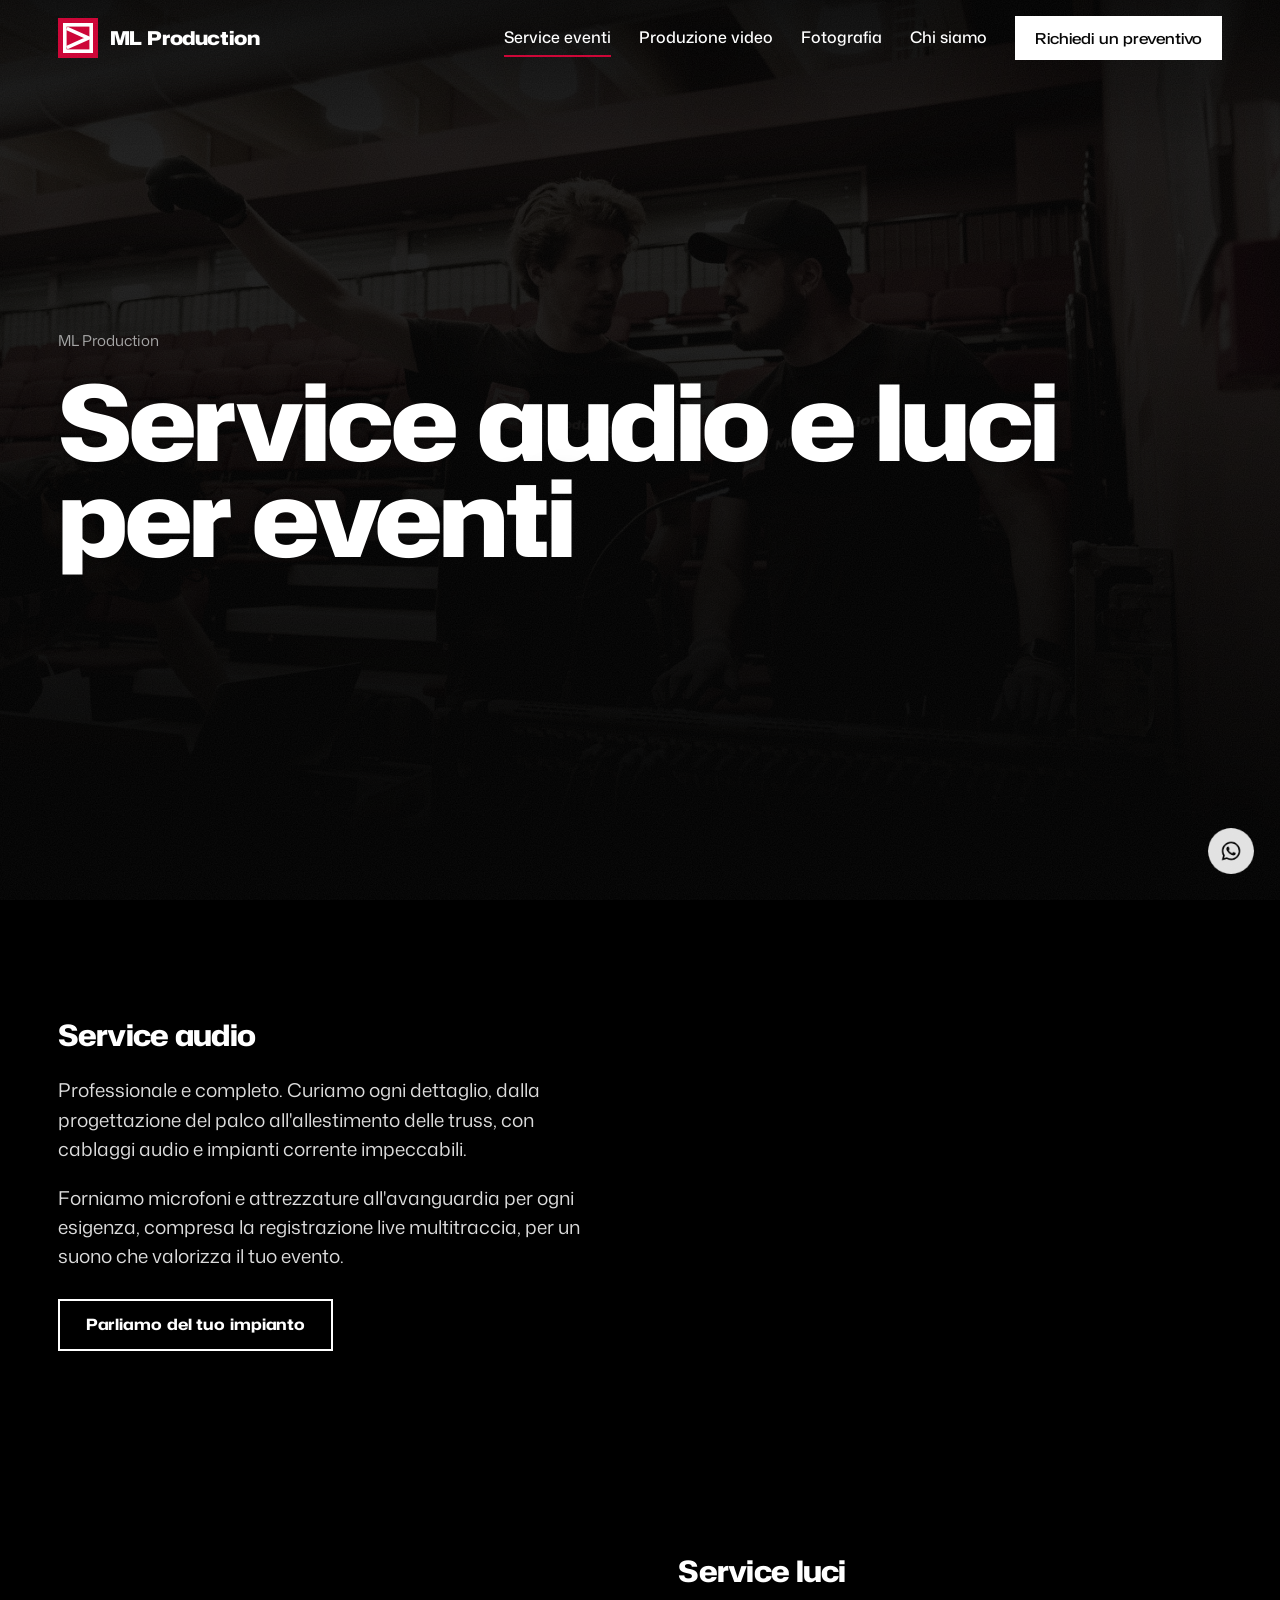
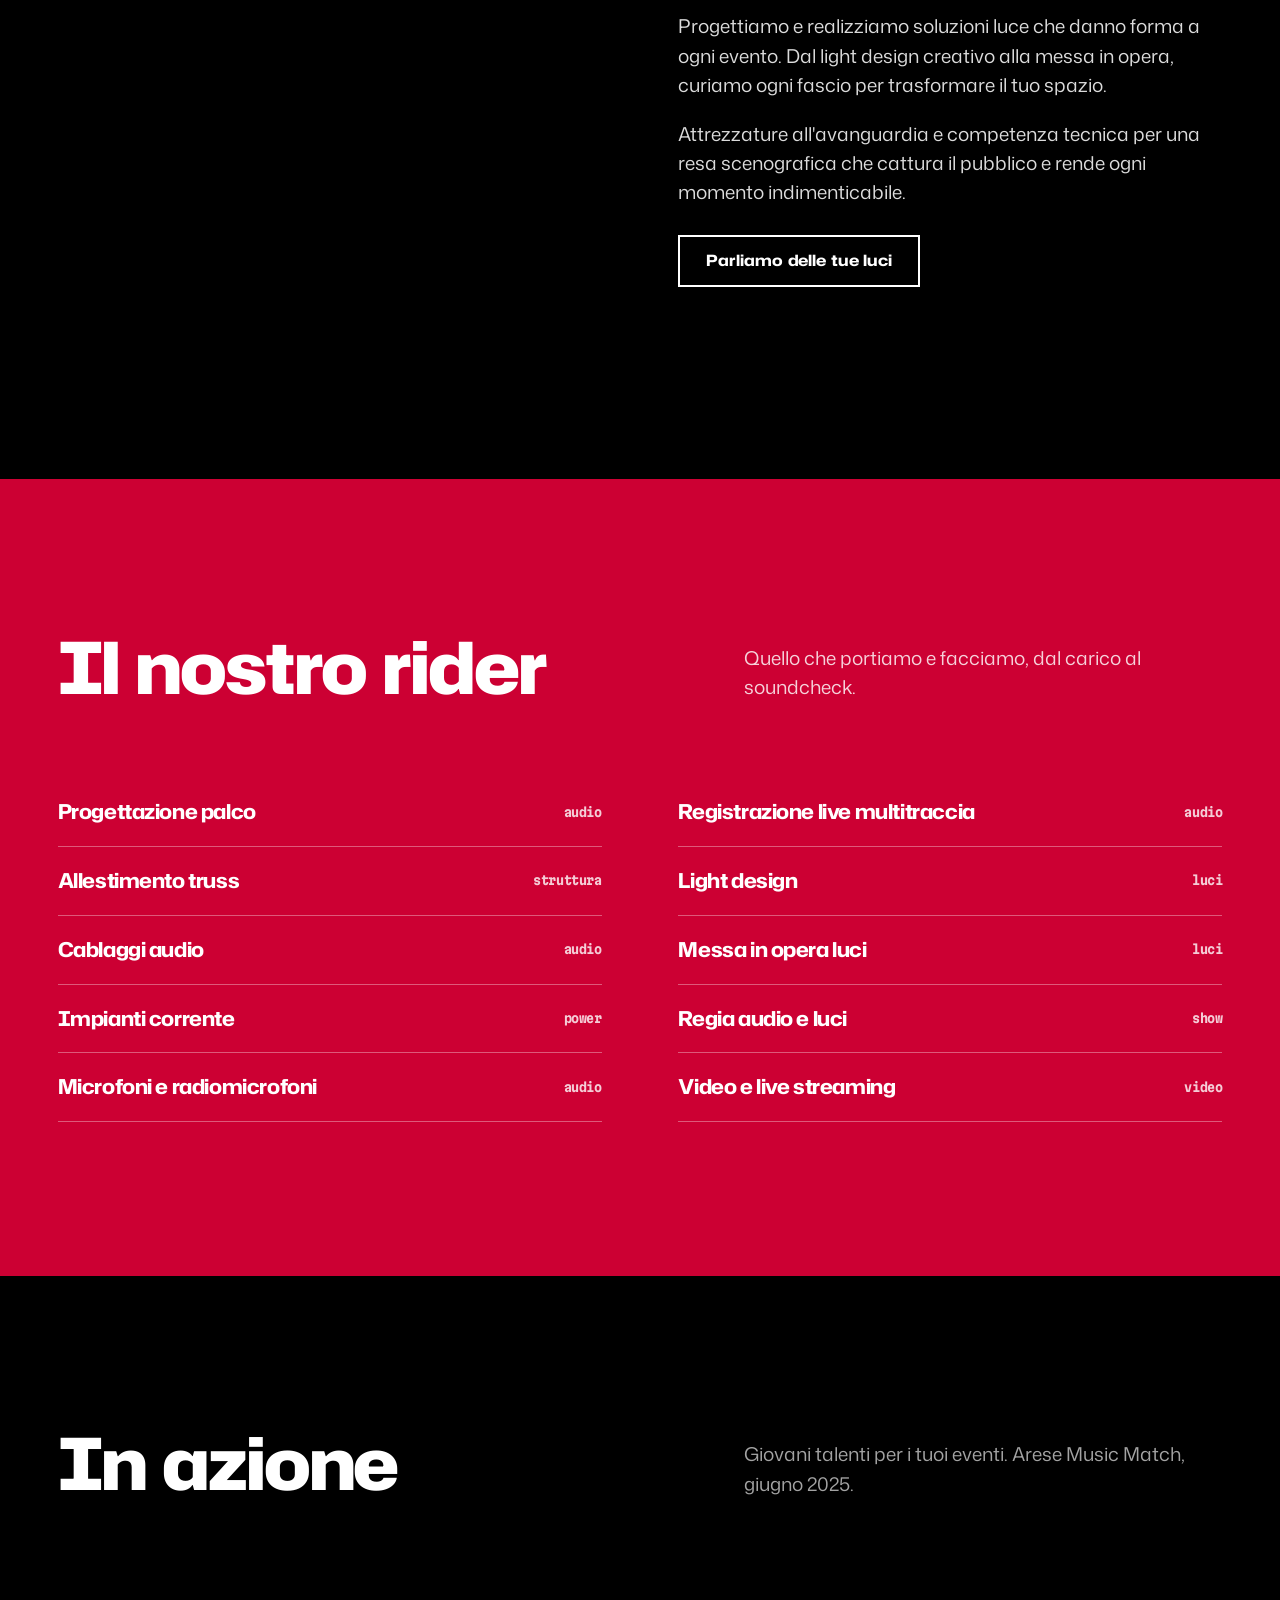
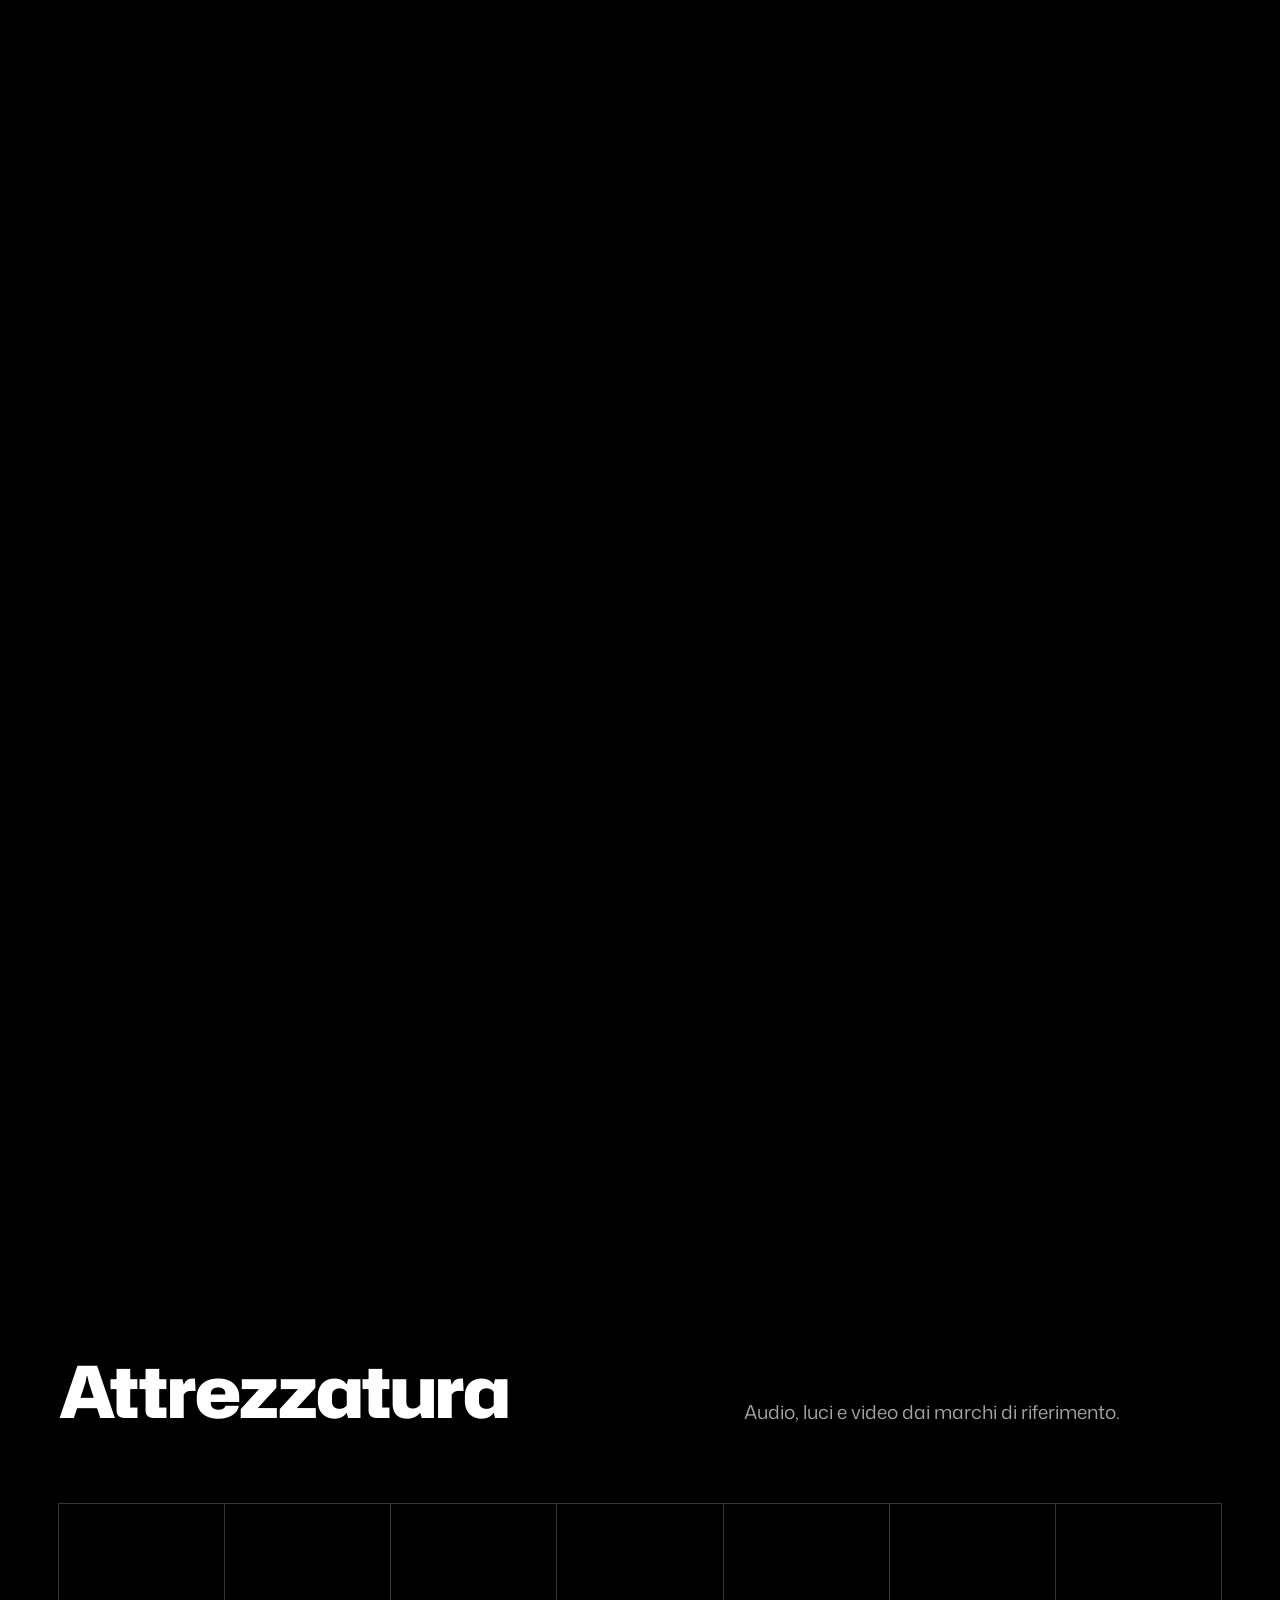
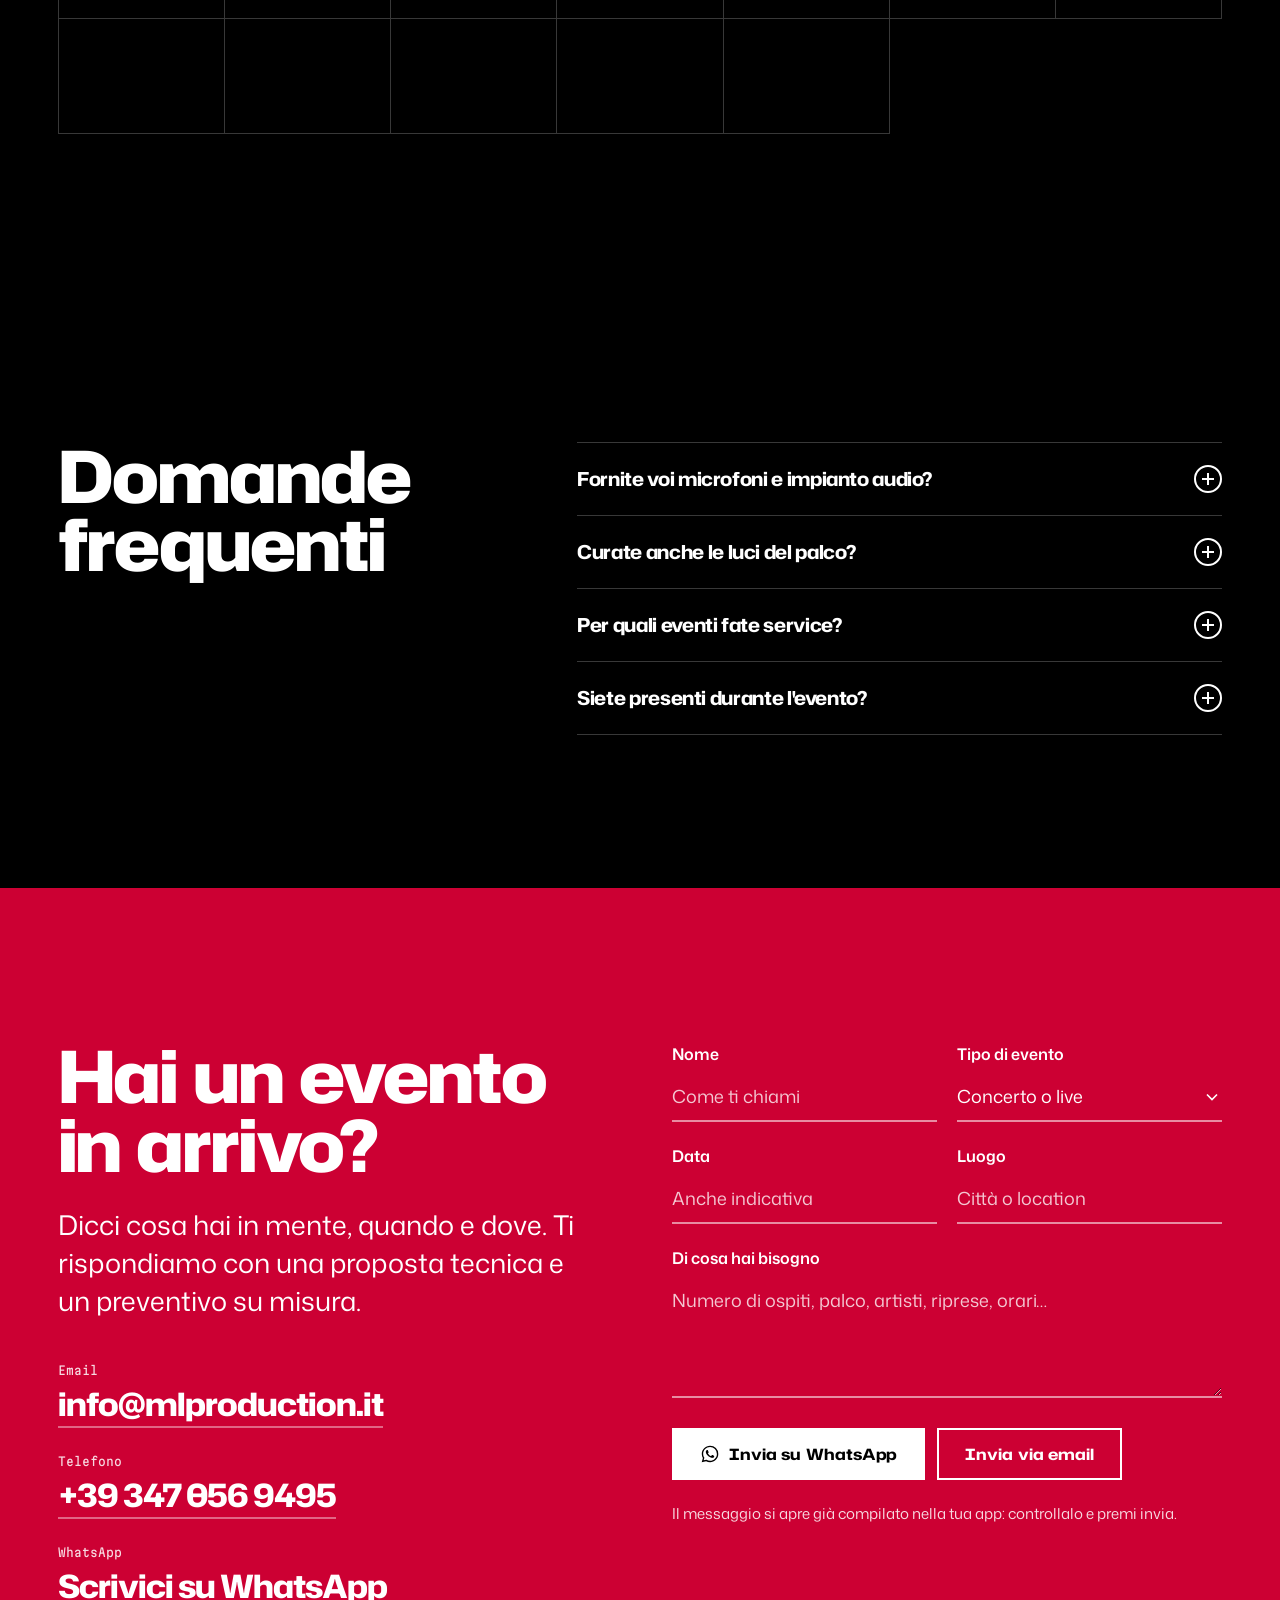
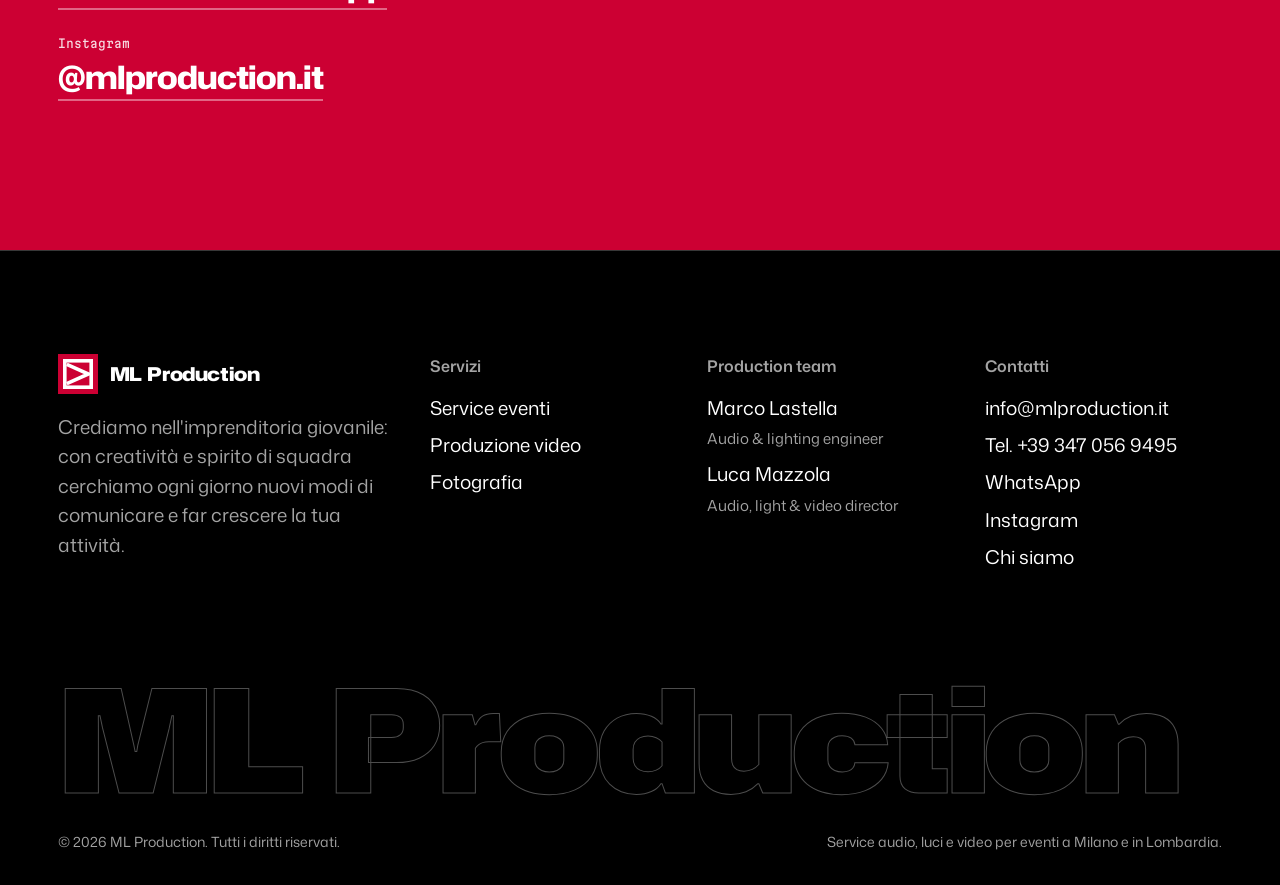
<file: serviceeventi.html>
<!DOCTYPE html><html lang="it"><head><meta charset="utf-8"><title>ML Production</title>
<link rel="canonical" href="https://mlproduction.it/service-eventi.html"><meta http-equiv="refresh" content="0; url=service-eventi.html">
<meta name="robots" content="noindex"></head><body><p><a href="service-eventi.html">Vai alla pagina</a></p></body></html>
</file>
<file: assets/css/site.css>
/* ML Production — 2026
   Palco nero, rosso del logo, luce di tungsteno.
   Titoli: Hubot Sans (GitHub/Degarism) — grotesk tecnico con angoli tagliati.
   Testi: Mona Sans, la famiglia gemella. Dati tecnici: Martian Mono.
   Tutti con licenza SIL Open Font License. */

@font-face {
  font-family: "Hubot Sans"; font-style: normal; font-display: swap;
  font-weight: 200 900; font-stretch: 75% 125%;
  src: url("../fonts/hubot-sans-latin-ext.woff2") format("woff2");
  unicode-range: U+0100-02BA, U+02BD-02C5, U+02C7-02CC, U+02CE-02D7, U+02DD-02FF, U+0304, U+0308, U+0329, U+1D00-1DBF, U+1E00-1E9F, U+1EF2-1EFF, U+2020, U+20A0-20AB, U+20AD-20C4, U+2113, U+2C60-2C7F, U+A720-A7FF;
}
@font-face {
  font-family: "Hubot Sans"; font-style: normal; font-display: swap;
  font-weight: 200 900; font-stretch: 75% 125%;
  src: url("../fonts/hubot-sans-latin.woff2") format("woff2");
  unicode-range: U+0000-00FF, U+0131, U+0152-0153, U+02BB-02BC, U+02C6, U+02DA, U+02DC, U+0304, U+0308, U+0329, U+2000-206F, U+20AC, U+2122, U+2191, U+2193, U+2212, U+2215, U+FEFF, U+FFFD;
}
@font-face {
  font-family: "Mona Sans"; font-style: normal; font-display: swap;
  font-weight: 200 900; font-stretch: 75% 125%;
  src: url("../fonts/mona-sans-latin-ext.woff2") format("woff2");
  unicode-range: U+0100-02BA, U+02BD-02C5, U+02C7-02CC, U+02CE-02D7, U+02DD-02FF, U+0304, U+0308, U+0329, U+1D00-1DBF, U+1E00-1E9F, U+1EF2-1EFF, U+2020, U+20A0-20AB, U+20AD-20C4, U+2113, U+2C60-2C7F, U+A720-A7FF;
}
@font-face {
  font-family: "Mona Sans"; font-style: normal; font-display: swap;
  font-weight: 200 900; font-stretch: 75% 125%;
  src: url("../fonts/mona-sans-latin.woff2") format("woff2");
  unicode-range: U+0000-00FF, U+0131, U+0152-0153, U+02BB-02BC, U+02C6, U+02DA, U+02DC, U+0304, U+0308, U+0329, U+2000-206F, U+20AC, U+2122, U+2191, U+2193, U+2212, U+2215, U+FEFF, U+FFFD;
}
@font-face {
  font-family: "Martian Mono"; font-style: normal; font-display: swap;
  font-weight: 100 800; font-stretch: 75% 112.5%;
  src: url("../fonts/martian-mono-latin-ext.woff2") format("woff2");
  unicode-range: U+0100-02BA, U+02BD-02C5, U+02C7-02CC, U+02CE-02D7, U+02DD-02FF, U+0304, U+0308, U+0329, U+1D00-1DBF, U+1E00-1E9F, U+1EF2-1EFF, U+2020, U+20A0-20AB, U+20AD-20C4, U+2113, U+2C60-2C7F, U+A720-A7FF;
}
@font-face {
  font-family: "Martian Mono"; font-style: normal; font-display: swap;
  font-weight: 100 800; font-stretch: 75% 112.5%;
  src: url("../fonts/martian-mono-latin.woff2") format("woff2");
  unicode-range: U+0000-00FF, U+0131, U+0152-0153, U+02BB-02BC, U+02C6, U+02DA, U+02DC, U+0304, U+0308, U+0329, U+2000-206F, U+20AC, U+2122, U+2191, U+2193, U+2212, U+2215, U+FEFF, U+FFFD;
}

:root {
  --black: #000;
  --white: #fff;
  --red: #cc0033;
  --red-deep: #a3002a;
  --steel: #a3a3a3;
  --line: rgba(255, 255, 255, .22);
  --tungsten: 255, 196, 138;

  --font: "Mona Sans", "Helvetica Neue", Arial, sans-serif;
  --display: "Hubot Sans", "Mona Sans", "Helvetica Neue", Arial, sans-serif;
  --mono: "Martian Mono", ui-monospace, Menlo, monospace;
  --gutter: clamp(20px, 4.5vw, 72px);
  --max: 1520px;

  --t-body: clamp(17px, 1.05vw + 10px, 19px);
  --t-small: 15px;
  --t-lead: clamp(20px, 1.4vw + 12px, 27px);
  --t-h3: clamp(24px, 2.3vw, 38px);
  --t-h2: clamp(38px, 5.6vw, 98px);
  --t-d1: clamp(46px, 8.2vw, 150px);

  --ease: cubic-bezier(.2, .7, .1, 1);
}

*, *::before, *::after { box-sizing: border-box; }
html { -webkit-text-size-adjust: 100%; scroll-behavior: smooth; }
body {
  margin: 0;
  background: var(--black);
  color: var(--white);
  font-family: var(--font);
  font-size: var(--t-body);
  line-height: 1.55;
  font-stretch: 100%;
  -webkit-font-smoothing: antialiased;
  font-variant-ligatures: no-common-ligatures;
  text-rendering: optimizeLegibility;
}
img { display: block; max-width: 100%; height: auto; }
a { color: inherit; }
p { margin: 0 0 1em; }
p:last-child { margin-bottom: 0; }
::selection { background: var(--red); color: var(--white); }

:focus-visible {
  outline: 3px solid rgb(var(--tungsten));
  outline-offset: 3px;
}

.skip {
  position: absolute; left: 12px; top: -60px; z-index: 100;
  background: var(--white); color: var(--black);
  padding: 10px 16px; text-decoration: none; font-weight: 600;
}
.skip:focus { top: 12px; }

.wrap { width: 100%; max-width: var(--max); margin-inline: auto; padding-inline: var(--gutter); }

/* ---------- type ---------- */

.display, .h2, .h3 {
  font-family: var(--display);
  font-weight: 800;
  font-stretch: 100%;
  margin: 0;
  letter-spacing: -.03em;
  word-spacing: .07em;
  font-kerning: normal;
}
.display { font-size: var(--t-d1); line-height: .92; }
.h2 { font-size: var(--t-h2); line-height: .96; }
.h3 { font-size: var(--t-h3); line-height: 1.05; font-weight: 750; letter-spacing: -.025em; }
.mono { font-family: var(--mono); font-stretch: 87.5%; font-size: 13px; letter-spacing: 0; }
.lead { font-size: var(--t-lead); line-height: 1.4; max-width: 34ch; }
.measure { max-width: 62ch; }
.muted { color: var(--steel); }
.deg { font-weight: inherit; }
.small { font-size: var(--t-small); }

/* ---------- buttons ---------- */

.btn {
  --bg: var(--white); --fg: var(--black);
  display: inline-flex; align-items: center; gap: .6em;
  min-height: 52px; padding: 0 26px;
  background: var(--bg); color: var(--fg);
  border: 2px solid var(--bg);
  font: 700 15.5px/1 var(--display); font-stretch: 112%; letter-spacing: -.005em; word-spacing: .12em;
  text-decoration: none; cursor: pointer;
  transition: background .2s, color .2s, border-color .2s;
}
.btn:hover { --bg: var(--red); --fg: var(--white); }
.btn--ghost { background: transparent; color: var(--white); border-color: var(--white); }
.btn--ghost:hover { background: var(--white); color: var(--black); border-color: var(--white); }
.btn--onred:hover { --bg: var(--black); --fg: var(--white); }
.btn svg { width: 20px; height: 20px; flex: none; }
.btns { display: flex; flex-wrap: wrap; gap: 12px; }

/* ---------- header ---------- */

.top {
  position: fixed; inset: 0 0 auto; z-index: 50;
  transition: background .3s, transform .35s var(--ease);
}
.top.is-solid { background: var(--black); }
.top.is-hidden { transform: translateY(-100%); }
.top__in {
  display: flex; align-items: center; justify-content: space-between;
  height: 76px;
}
.brand { display: flex; align-items: center; gap: 12px; text-decoration: none; }
.brand svg { width: 40px; height: 40px; flex: none; }
.brand span { font-family: var(--display); font-weight: 800; font-stretch: 112%; font-size: 19px; letter-spacing: -.02em; word-spacing: .1em; }

.nav { display: flex; align-items: center; gap: clamp(16px, 2.2vw, 36px); }
.nav a {
  text-decoration: none; font-weight: 500; font-size: 16px;
  padding: 6px 0; border-bottom: 2px solid transparent;
}
.nav a:hover, .nav a[aria-current="page"] { border-bottom-color: var(--red); }
.nav .btn { min-height: 44px; padding: 0 18px; font-size: 15px; border-bottom-width: 2px; }
.nav .btn:hover { border-color: var(--red); }

.burger {
  display: none; background: none; border: 0; color: var(--white);
  width: 48px; height: 48px; padding: 12px; cursor: pointer;
}
.burger span { display: block; height: 2px; background: currentColor; margin: 6px 0; transition: transform .3s var(--ease), opacity .2s; }
.menu-open .burger span:nth-child(1) { transform: translateY(8px) rotate(45deg); }
.menu-open .burger span:nth-child(2) { opacity: 0; }
.menu-open .burger span:nth-child(3) { transform: translateY(-8px) rotate(-45deg); }

.drawer {
  position: fixed; inset: 0; z-index: 40;
  background: var(--red);
  display: flex; flex-direction: column; justify-content: flex-end;
  padding: 100px var(--gutter) 40px;
  clip-path: inset(0 0 100% 0);
  transition: clip-path .5s var(--ease);
  visibility: hidden;
}
.menu-open .drawer { clip-path: inset(0); visibility: visible; }
.drawer a {
  display: block; text-decoration: none;
  font-family: var(--display); font-weight: 800; font-size: clamp(40px, 11vw, 68px); line-height: 1.02; letter-spacing: -.035em;
}
.drawer__meta { margin-top: 32px; display: grid; gap: 4px; font-size: 17px; }
.drawer__meta a { font: inherit; font-size: 17px; text-decoration: underline; text-underline-offset: 3px; }

@media (max-width: 900px) {
  .nav { display: none; }
  .burger { display: block; }
}
@media (min-width: 901px) { .drawer { display: none; } }

/* ---------- hero: occhio di bue ---------- */

.spot {
  position: relative; min-height: 100svh; overflow: hidden;
  background: var(--black);
  display: flex; align-items: flex-end;
  --x: 62%; --y: 42%; --r: 0px;
  cursor: crosshair;
}
.spot__img, .spot__lit {
  position: absolute; inset: 0;
  background-size: cover; background-position: center 40%;
}
.spot__img { filter: brightness(.11) saturate(.4); }
.spot__lit {
  -webkit-mask-image: radial-gradient(circle var(--r) at var(--x) var(--y), #000 0%, #000 52%, rgba(0,0,0,.55) 72%, transparent 100%);
          mask-image: radial-gradient(circle var(--r) at var(--x) var(--y), #000 0%, #000 52%, rgba(0,0,0,.55) 72%, transparent 100%);
  filter: brightness(1.45) contrast(1.08) saturate(1.1);
}
/* fascio volumetrico: canvas a bassa risoluzione, sfocato -> bordi morbidi */
.spot__beam, .spot__dust {
  position: absolute; inset: 0; width: 100%; height: 100%;
  pointer-events: none; mix-blend-mode: screen;
}
.spot__beam { filter: blur(10px); opacity: 0; transition: opacity 1.2s; }
.is-lit .spot__beam { opacity: 1; }
.spot__dust { opacity: .9; }
.spot__haze {
  position: absolute; inset: 0; pointer-events: none;
  background: radial-gradient(circle calc(var(--r) * 1.15) at var(--x) var(--y), rgba(var(--tungsten), .30), rgba(var(--tungsten), .10) 55%, transparent 100%);
  mix-blend-mode: screen;
}
.spot__shade {
  position: absolute; inset: 0; pointer-events: none;
  background: linear-gradient(to top, rgba(0,0,0,.9) 0%, rgba(0,0,0,.35) 38%, transparent 60%),
              linear-gradient(to bottom, rgba(0,0,0,.6), transparent 18%);
}
.spot__copy {
  position: relative; z-index: 2; width: 100%;
  padding-top: 120px; padding-bottom: clamp(28px, 5vh, 64px);
  pointer-events: none;
}
.spot__copy a, .spot__copy button { pointer-events: auto; }
.spot__copy h1, .spot__copy .punch, .spot__copy .lead, .spot__foot p { text-shadow: 0 2px 28px rgba(0,0,0,.55), 0 1px 3px rgba(0,0,0,.35); }
@media (max-width: 760px) { .punch span { color: #d6d6d6; } }
.spot__grid {
  display: grid; grid-template-columns: minmax(0, 1fr) auto; gap: 24px 48px; align-items: end;
}
.spot h1 { max-width: 11ch; }
.punch { margin: 0; display: grid; gap: .1em; text-align: right; padding-bottom: .4em; }
.punch span {
  display: block;
  font-family: var(--display); font-weight: 750; font-size: clamp(22px, 2.6vw, 46px); line-height: 1.08; letter-spacing: -.025em; word-spacing: .08em;
  color: var(--steel);
}
.punch span:last-child { color: var(--white); }
.spot__foot {
  display: flex; flex-wrap: wrap; gap: 20px 40px; align-items: center; justify-content: space-between;
  margin-top: clamp(28px, 4vh, 48px); padding-top: 24px; border-top: 1px solid var(--line);
}
.spot__foot p { margin: 0; font-size: var(--t-lead); line-height: 1.3; max-width: 30ch; }

/* sequenza di apertura */
.js .punch span, .js .spot__foot { opacity: 0; transform: translateY(14px); }
.is-lit .punch span, .is-lit .spot__foot { opacity: 1; transform: none; transition: opacity .6s, transform .8s var(--ease); }
.is-lit .punch span:nth-child(1) { transition-delay: .5s; }
.is-lit .punch span:nth-child(2) { transition-delay: 1.1s; }
.is-lit .punch span:nth-child(3) { transition-delay: 1.8s; }
.is-lit .spot__foot { transition-delay: 2.3s; }

@media (max-width: 760px) {
  .spot__grid { grid-template-columns: 1fr; }
  .punch { text-align: left; padding-bottom: 0; }
  .spot__img { background-position: 62% 40%; }
  .spot__lit { background-position: 62% 40%; }
}

.spot--page { min-height: 92svh; }
.spot--page .spot__img, .spot--page .spot__lit { background-position: center 35%; }
.spot--page .spot__copy .lead { margin-top: 22px; }
.spot--page .spot__copy .btns { margin-top: 30px; }
.spot--page h1 { max-width: 16ch; }
.js .spot--page .spot__reveal { opacity: 0; transform: translateY(14px); }
.is-lit .spot__reveal { opacity: 1 !important; transform: none !important; transition: opacity .7s .5s, transform .9s .5s var(--ease); }

/* ---------- page hero (pagine interne) ---------- */

.phero {
  position: relative; min-height: 86svh; display: flex; align-items: flex-end; overflow: hidden;
}
.phero__img { position: absolute; inset: 0; width: 100%; height: 100%; object-fit: cover; }
.phero::after {
  content: ""; position: absolute; inset: 0;
  background: linear-gradient(to top, #000 0%, rgba(0,0,0,.55) 45%, rgba(0,0,0,.25) 100%);
}
.phero__copy { position: relative; z-index: 1; width: 100%; padding-top: 140px; padding-bottom: clamp(36px, 7vh, 80px); }
.phero__copy .lead { margin-top: 24px; }
.phero__copy .btns { margin-top: 32px; }
.crumb { display: inline-block; margin-bottom: 20px; font-size: var(--t-small); color: var(--steel); text-decoration: none; }
.crumb:hover { color: var(--white); }

/* ---------- sezioni ---------- */

.sec { padding-block: clamp(80px, 12vw, 180px); }
.sec--tight { padding-block: clamp(56px, 7vw, 100px); }
.sec__head { display: grid; grid-template-columns: minmax(0, 1.3fr) minmax(0, 1fr); gap: 32px 64px; align-items: end; margin-bottom: clamp(40px, 6vw, 88px); }
.sec__head p { margin: 0; color: var(--steel); max-width: 44ch; }
@media (max-width: 860px) { .sec__head { grid-template-columns: 1fr; } }

.flood { background: var(--red); color: var(--white); }
.flood .muted, .flood .sec__head p { color: rgba(255,255,255,.82); }
.flood ::selection { background: var(--black); }

/* manifesto */
.manifesto { display: grid; grid-template-columns: minmax(0, 1.25fr) minmax(0, 1fr); gap: 40px clamp(40px, 7vw, 120px); align-items: start; }
.manifesto__body { padding-top: .6em; }
.manifesto__body .lead { margin-bottom: 1.2em; max-width: 28ch; }
.manifesto__body strong { font-weight: 700; }
@media (max-width: 900px) { .manifesto { grid-template-columns: 1fr; } }

/* servizi come fader */
.faders { border-top: 1px solid var(--line); position: relative; z-index: 2; }
.fader {
  position: relative; display: grid;
  grid-template-columns: minmax(0, 1fr) minmax(0, 30ch) 56px;
  gap: 16px 48px; align-items: center;
  padding: clamp(24px, 3vw, 40px) 0;
  border-bottom: 1px solid var(--line);
  text-decoration: none; isolation: isolate;
}
.fader::before {
  content: ""; position: absolute; inset: 0 calc(var(--gutter) * -1); z-index: -1;
  background: rgba(204, 0, 51, .78);
  transform: scaleY(0); transform-origin: bottom;
  transition: transform .45s var(--ease);
}
.fader:hover::before, .fader:focus-visible::before { transform: scaleY(1); }
.fader:focus-visible { outline: none; }
.fader__name { font-family: var(--display); font-weight: 800; font-size: clamp(38px, 6.6vw, 116px); line-height: .92; letter-spacing: -.035em; word-spacing: .08em; }
.fader__desc { margin: 0; color: var(--steel); transition: color .3s; }
.fader:hover .fader__desc, .fader:focus-visible .fader__desc { color: var(--white); }
.fader__go {
  width: 56px; height: 56px; border: 2px solid currentColor; border-radius: 50%;
  display: grid; place-items: center; transition: background .3s, color .3s;
}
.fader__go svg { width: 22px; height: 22px; }
.fader:hover .fader__go, .fader:focus-visible .fader__go { background: var(--white); color: var(--red); }
.fader__thumb { display: none; }

/* anteprima = cerchio di luce morbido che segue il cursore */
.peek {
  position: fixed; left: 0; top: 0; z-index: 1; pointer-events: none;
  width: clamp(300px, 29vw, 460px); aspect-ratio: 1;
  opacity: 0; transform: translate(-50%, -50%) scale(.6);
  transition: opacity .35s, transform .5s var(--ease);
}
.peek.is-on { opacity: 1; transform: translate(-50%, -50%) scale(1); }
/* alone caldo intorno al cerchio, come la luce che diffonde nel fumo */
.peek::before {
  content: ""; position: absolute; inset: -22%; border-radius: 50%;
  background: radial-gradient(circle closest-side, rgba(var(--tungsten), .34), rgba(var(--tungsten), .1) 55%, transparent 100%);
  mix-blend-mode: screen;
}
.peek__lens {
  position: absolute; inset: 0;
  -webkit-mask-image: radial-gradient(circle closest-side, #000 0%, #000 50%, rgba(0,0,0,.6) 72%, transparent 100%);
          mask-image: radial-gradient(circle closest-side, #000 0%, #000 50%, rgba(0,0,0,.6) 72%, transparent 100%);
}
.peek img {
  position: absolute; inset: 0; width: 100%; height: 100%; object-fit: cover;
  opacity: 0; transform: scale(1.08); transition: opacity .3s, transform .6s var(--ease);
  filter: brightness(1.3) contrast(1.08);
}
.peek img.is-on { opacity: 1; transform: scale(1); }
/* punto caldo al centro del fascio */
.peek__lens::after {
  content: ""; position: absolute; inset: 0;
  background: radial-gradient(circle closest-side at 45% 42%, rgba(var(--tungsten), .28), transparent 70%);
  mix-blend-mode: screen;
}

@media (max-width: 860px) {
  .fader { grid-template-columns: minmax(0, 1fr) 48px; }
  .fader__desc { grid-column: 1 / -1; grid-row: 3; }
  .fader__go { width: 48px; height: 48px; }
  .fader__thumb { display: block; grid-column: 1 / -1; aspect-ratio: 16 / 9; width: 100%; object-fit: cover; }
  .peek { display: none; }
}
@media (hover: none) { .peek { display: none; } }

/* sul campo: striscia orizzontale */
.reel { position: relative; }
.reel__track {
  display: flex; gap: clamp(12px, 1.6vw, 24px); align-items: flex-end;
  overflow-x: auto; scroll-snap-type: x mandatory; scrollbar-width: none;
  padding-inline: var(--gutter); scroll-padding-inline: var(--gutter);
  cursor: grab;
}
.reel__track::-webkit-scrollbar { display: none; }
.reel__track.is-drag { cursor: grabbing; scroll-snap-type: none; }
.reel figure { margin: 0; flex: none; scroll-snap-align: start; }
.reel img {
  height: clamp(260px, 42vw, 560px); width: auto; object-fit: cover; user-select: none; -webkit-user-drag: none;
  filter: brightness(calc(.22 + var(--lit, 1) * .78)) saturate(calc(.15 + var(--lit, 1) * .85));
}
.reel figure:hover img { --lit: 1; }
.reel figure.is-tall img { height: clamp(320px, 52vw, 700px); }
.reel figcaption { margin-top: 12px; font-family: var(--mono); font-stretch: 87.5%; font-size: 12.5px; color: var(--steel); }
.reel figcaption b { color: var(--white); font-weight: 600; }
.reel__ctrl { display: flex; gap: 10px; }
.icon-btn {
  width: 56px; height: 56px; border-radius: 50%; border: 2px solid var(--white);
  background: transparent; color: var(--white); display: grid; place-items: center; cursor: pointer;
  transition: background .2s, color .2s;
}
.icon-btn:hover { background: var(--white); color: var(--black); }
.icon-btn svg { width: 22px; height: 22px; }

/* catena del segnale */
.chain { list-style: none; margin: 0; padding: 0; display: grid; grid-template-columns: repeat(5, minmax(0, 1fr)); position: relative; }
.chain::before {
  content: ""; position: absolute; left: 0; right: 0; top: 27px; height: 2px;
  background: repeating-linear-gradient(90deg, var(--red) 0 14px, transparent 14px 22px);
}
.chain li { position: relative; padding-right: 28px; }
.chain__n {
  position: relative; display: grid; place-items: center;
  width: 56px; height: 56px; border-radius: 50%; background: var(--black);
  border: 2px solid var(--red); font-family: var(--mono); font-size: 14px; margin-bottom: 28px;
}
.chain h3 { margin: 0 0 10px; font-family: var(--display); font-weight: 750; font-size: clamp(21px, 1.7vw, 27px); line-height: 1.05; letter-spacing: -.025em; }
.chain p { margin: 0; color: var(--steel); font-size: 16px; }
@media (max-width: 1000px) {
  .chain { grid-template-columns: 1fr; gap: 36px; }
  .chain::before { left: 27px; right: auto; top: 0; bottom: 0; width: 2px; height: auto;
    background: repeating-linear-gradient(180deg, var(--red) 0 14px, transparent 14px 22px); }
  .chain li { display: grid; grid-template-columns: 56px 1fr; gap: 0 24px; padding: 0; }
  .chain__n { margin: 0; grid-row: span 2; }
}

/* attrezzatura */
.gear { display: grid; grid-template-columns: repeat(auto-fill, minmax(150px, 1fr)); border-top: 1px solid var(--line); border-left: 1px solid var(--line); }
.gear li { list-style: none; display: grid; place-items: center; height: clamp(96px, 9vw, 132px); padding: 20px 14%; border-right: 1px solid var(--line); border-bottom: 1px solid var(--line); }
.gear img { max-height: 44px; max-width: 100%; width: auto; object-fit: contain; filter: brightness(0) invert(1); opacity: .62; transition: opacity .2s; }
.gear li:hover img { opacity: 1; }
.gear { margin: 0; padding: 0; }

/* crew */
.crew { display: grid; grid-template-columns: repeat(2, minmax(0, 1fr)); gap: clamp(40px, 6vw, 96px); }
.crew article:nth-child(2) { margin-top: clamp(0px, 12vw, 200px); }
.crew img { width: 100%; aspect-ratio: 4 / 5; object-fit: cover; margin-bottom: 24px; }
.crew h3 { margin: 0; }
.crew .role { margin: 8px 0 18px; color: #ff5c7a; font-weight: 600; }
.flood .crew .role { color: var(--white); opacity: .85; }
.crew p { color: var(--steel); }
.crew .links { display: flex; gap: 20px; margin-top: 18px; font-weight: 600; }
.crew .links a { text-underline-offset: 4px; }
@media (max-width: 760px) { .crew { grid-template-columns: 1fr; } .crew article:nth-child(2) { margin-top: 0; } }

/* blocchi testo + foto (pagine interne) */
.split { display: grid; grid-template-columns: minmax(0, 1fr) minmax(0, 1fr); gap: clamp(32px, 6vw, 100px); align-items: center; }
.split + .split { margin-top: clamp(80px, 10vw, 160px); }
.split--flip > :first-child { order: 2; }
.split img { width: 100%; aspect-ratio: 4 / 3; object-fit: cover; }
.split .h3 { margin-bottom: 24px; }
.split .btns { margin-top: 28px; }
.split p { color: rgba(255,255,255,.86); }
@media (max-width: 860px) { .split { grid-template-columns: 1fr; } .split--flip > :first-child { order: 0; } }

.rider { columns: 2; column-gap: clamp(32px, 6vw, 96px); list-style: none; margin: 0; padding: 0; }
.rider li { break-inside: avoid; padding: 18px 0; border-bottom: 1px solid rgba(255,255,255,.35); display: grid; grid-template-columns: 1fr auto; gap: 16px; font-family: var(--display); font-size: clamp(20px, 1.6vw, 25px); font-weight: 700; letter-spacing: -.02em; }
.rider li span { opacity: .8; font-family: var(--mono); font-stretch: 87.5%; font-size: 12.5px; align-self: center; }
@media (max-width: 760px) { .rider { columns: 1; } }

/* griglia foto */
.grid-photos { display: grid; grid-template-columns: repeat(12, minmax(0, 1fr)); grid-auto-rows: clamp(110px, 15vw, 250px); grid-auto-flow: dense; gap: clamp(8px, 1.2vw, 18px); }
:where(.grid-photos button) { all: unset; }
.grid-photos button { cursor: zoom-in; display: block; overflow: hidden; position: relative; min-width: 0; }
.grid-photos button:focus-visible { outline: 3px solid rgb(var(--tungsten)); outline-offset: 3px; }
.grid-photos img { position: absolute; inset: 0; width: 100%; height: 100%; object-fit: cover; transition: transform .6s var(--ease); }
.grid-photos button:hover img { transform: scale(1.04); }
.g-a { grid-column: span 7; }
.g-b { grid-column: span 5; }
.g-c { grid-column: span 4; }
.g-d { grid-column: span 8; }
.g-e { grid-column: span 6; }
.g-f { grid-column: span 4; }
.g-a, .g-b, .g-c, .g-d, .g-e { grid-row: span 2; }
@media (max-width: 760px) {
  .g-a, .g-d { grid-column: span 12; }
  .g-b, .g-c, .g-e, .g-f { grid-column: span 6; grid-row: span 2; }
}

/* lightbox */
.lb { border: 0; padding: 0; background: transparent; max-width: 100vw; max-height: 100vh; width: 100vw; height: 100vh; }
.lb::backdrop { background: rgba(0,0,0,.94); }
.lb[open] { display: grid; place-items: center; }
.lb img { max-width: min(92vw, 1600px); max-height: 84vh; width: auto; object-fit: contain; }
.lb p { color: var(--steel); text-align: center; margin-top: 14px; font-size: var(--t-small); }
.lb .icon-btn { position: fixed; top: 20px; right: 20px; }

/* domande frequenti */
.faq { display: grid; grid-template-columns: minmax(0, .8fr) minmax(0, 1.2fr); gap: 40px clamp(40px, 7vw, 120px); align-items: start; }
.faq__list { border-top: 1px solid var(--line); }
.flood .faq__list { border-color: rgba(255,255,255,.4); }
.faq__item { border-bottom: 1px solid var(--line); }
.faq__item summary {
  list-style: none; cursor: pointer;
  display: grid; grid-template-columns: 1fr 28px; gap: 20px; align-items: center;
  padding: 22px 0;
  font-family: var(--display); font-weight: 700; letter-spacing: -.02em; word-spacing: .06em;
  font-size: clamp(19px, 1.5vw, 24px); line-height: 1.2;
}
.faq__item summary::-webkit-details-marker { display: none; }
.faq__item summary:hover span { color: #ff5c7a; }
.faq__item i { position: relative; width: 28px; height: 28px; border-radius: 50%; border: 2px solid currentColor; }
.faq__item i::before, .faq__item i::after { content: ""; position: absolute; left: 50%; top: 50%; width: 12px; height: 2px; background: currentColor; transform: translate(-50%, -50%); transition: transform .3s var(--ease); }
.faq__item i::after { transform: translate(-50%, -50%) rotate(90deg); }
.faq__item[open] i::after { transform: translate(-50%, -50%) rotate(0deg); }
.faq__item p { margin: 0; padding: 0 48px 24px 0; color: rgba(255,255,255,.8); max-width: 62ch; }
@media (max-width: 900px) { .faq { grid-template-columns: 1fr; } }

/* contatti */
.contact { display: grid; grid-template-columns: minmax(0, 1fr) minmax(0, 1.05fr); gap: 56px clamp(40px, 7vw, 120px); align-items: start; }
.contact__direct { display: grid; gap: 28px; margin-top: 40px; }
.contact__direct a { text-decoration: none; display: block; }
.contact__direct small { display: block; font-family: var(--mono); font-stretch: 87.5%; font-size: 12px; opacity: .85; margin-bottom: 6px; }
.contact__direct strong { font-family: var(--display); font-weight: 750; font-size: clamp(24px, 2.5vw, 40px); line-height: 1.2; letter-spacing: -.03em; border-bottom: 2px solid rgba(255,255,255,.4); transition: border-color .2s; overflow-wrap: anywhere; }
.contact__direct a:hover strong { border-color: var(--white); }

.form { display: grid; grid-template-columns: 1fr 1fr; gap: 22px 20px; }
.field { display: grid; gap: 8px; }
.field--full { grid-column: 1 / -1; }
.field label { font-weight: 600; font-size: 16px; }
.field input, .field select, .field textarea {
  width: 100%; font: 400 18px/1.4 var(--font); color: var(--white);
  background: transparent; border: 0; border-bottom: 2px solid rgba(255,255,255,.55);
  padding: 10px 0; border-radius: 0; appearance: none;
}
.field select { background-image: url("data:image/svg+xml,%3Csvg xmlns='http://www.w3.org/2000/svg' viewBox='0 0 24 24' fill='none' stroke='white' stroke-width='2'%3E%3Cpath d='m6 9 6 6 6-6'/%3E%3C/svg%3E"); background-repeat: no-repeat; background-position: right center; background-size: 20px; padding-right: 28px; }
.field select option { color: #000; }
.field textarea { min-height: 120px; resize: vertical; }
.field input::placeholder, .field textarea::placeholder { color: rgba(255,255,255,.78); }
.field input:focus, .field select:focus, .field textarea:focus { outline: none; border-bottom-color: var(--white); background: rgba(0,0,0,.08); }
.form .btns { grid-column: 1 / -1; margin-top: 8px; }
.form__note { grid-column: 1 / -1; font-size: var(--t-small); opacity: .85; margin: 0; }
.form__err { grid-column: 1 / -1; margin: 0; font-weight: 600; background: var(--black); padding: 10px 14px; }
.form__err[hidden] { display: none; }
@media (max-width: 900px) { .contact { grid-template-columns: 1fr; } }
@media (max-width: 560px) { .form { grid-template-columns: 1fr; } }

/* fascia CTA */
.cta { display: flex; flex-wrap: wrap; align-items: end; justify-content: space-between; gap: 32px; }
.cta .h2 { max-width: 12ch; }

/* footer */
.foot { padding: clamp(64px, 8vw, 120px) 0 32px; border-top: 1px solid var(--line); }
.foot__grid { display: grid; grid-template-columns: 1.4fr 1fr 1fr 1fr; gap: 40px; }
.foot h2 { font-size: 16px; font-weight: 600; color: var(--steel); margin: 0 0 14px; }
.foot ul { list-style: none; margin: 0; padding: 0; display: grid; gap: 8px; }
.foot a { text-decoration: none; }
.foot a:hover { text-decoration: underline; text-underline-offset: 3px; }
.foot__phil { color: var(--steel); max-width: 38ch; margin-top: 18px; }
.foot__word {
  position: relative; display: grid;
  margin: clamp(56px, 8vw, 120px) 0 28px;
  font-family: var(--display); font-weight: 900; font-stretch: 112%; line-height: .9;
  font-size: 11.2vw; letter-spacing: -.045em; word-spacing: .06em;
  white-space: nowrap;
}
@media (min-width: 1680px) { .foot__word { font-size: 192px; } }
.foot__word span { grid-area: 1 / 1; }
.foot__word .w-out { color: transparent; -webkit-text-stroke: 1px rgba(255,255,255,.3); }
.foot__word .w-fill {
  color: var(--white);
  -webkit-mask-image: radial-gradient(circle 260px at var(--fx, -999px) var(--fy, -999px), #000 0%, rgba(0,0,0,.6) 40%, transparent 100%);
          mask-image: radial-gradient(circle 260px at var(--fx, -999px) var(--fy, -999px), #000 0%, rgba(0,0,0,.6) 40%, transparent 100%);
}
.foot__base { display: flex; flex-wrap: wrap; justify-content: space-between; gap: 12px; font-size: 14px; color: var(--steel); }
@media (max-width: 900px) { .foot__grid { grid-template-columns: 1fr 1fr; } }
@media (max-width: 520px) { .foot__grid { grid-template-columns: 1fr; } }

/* whatsapp flottante */
.wa {
  position: fixed; right: 20px; bottom: 20px; z-index: 35;
  width: 58px; height: 58px; border-radius: 50%;
  background: var(--white); color: var(--black);
  display: grid; place-items: center; text-decoration: none;
  box-shadow: 0 6px 24px rgba(0,0,0,.45);
  transition: transform .25s var(--ease), background .2s, color .2s, opacity .3s;
}
.wa.is-away { opacity: 0; transform: scale(.6); pointer-events: none; }
.wa:hover { transform: scale(1.06); background: var(--red); color: var(--white); }
.wa svg { width: 28px; height: 28px; }

/* grana pellicola */
body::after {
  content: ""; position: fixed; inset: 0; z-index: 70; pointer-events: none;
  background-image: url("data:image/svg+xml,%3Csvg xmlns='http://www.w3.org/2000/svg' width='180' height='180'%3E%3Cfilter id='n'%3E%3CfeTurbulence type='fractalNoise' baseFrequency='.85' numOctaves='3' stitchTiles='stitch'/%3E%3CfeColorMatrix values='0 0 0 0 1 0 0 0 0 1 0 0 0 0 1 0 0 0 .9 0'/%3E%3C/filter%3E%3Crect width='100%25' height='100%25' filter='url(%23n)'/%3E%3C/svg%3E");
  opacity: .055;
}

.vh { position: absolute !important; width: 1px; height: 1px; overflow: hidden; clip: rect(0 0 0 0); white-space: nowrap; }

@media (prefers-reduced-motion: reduce) {
  html { scroll-behavior: auto; }
  *, *::before, *::after { transition-duration: .01ms !important; animation-duration: .01ms !important; transition-delay: 0s !important; }
}
</file>
